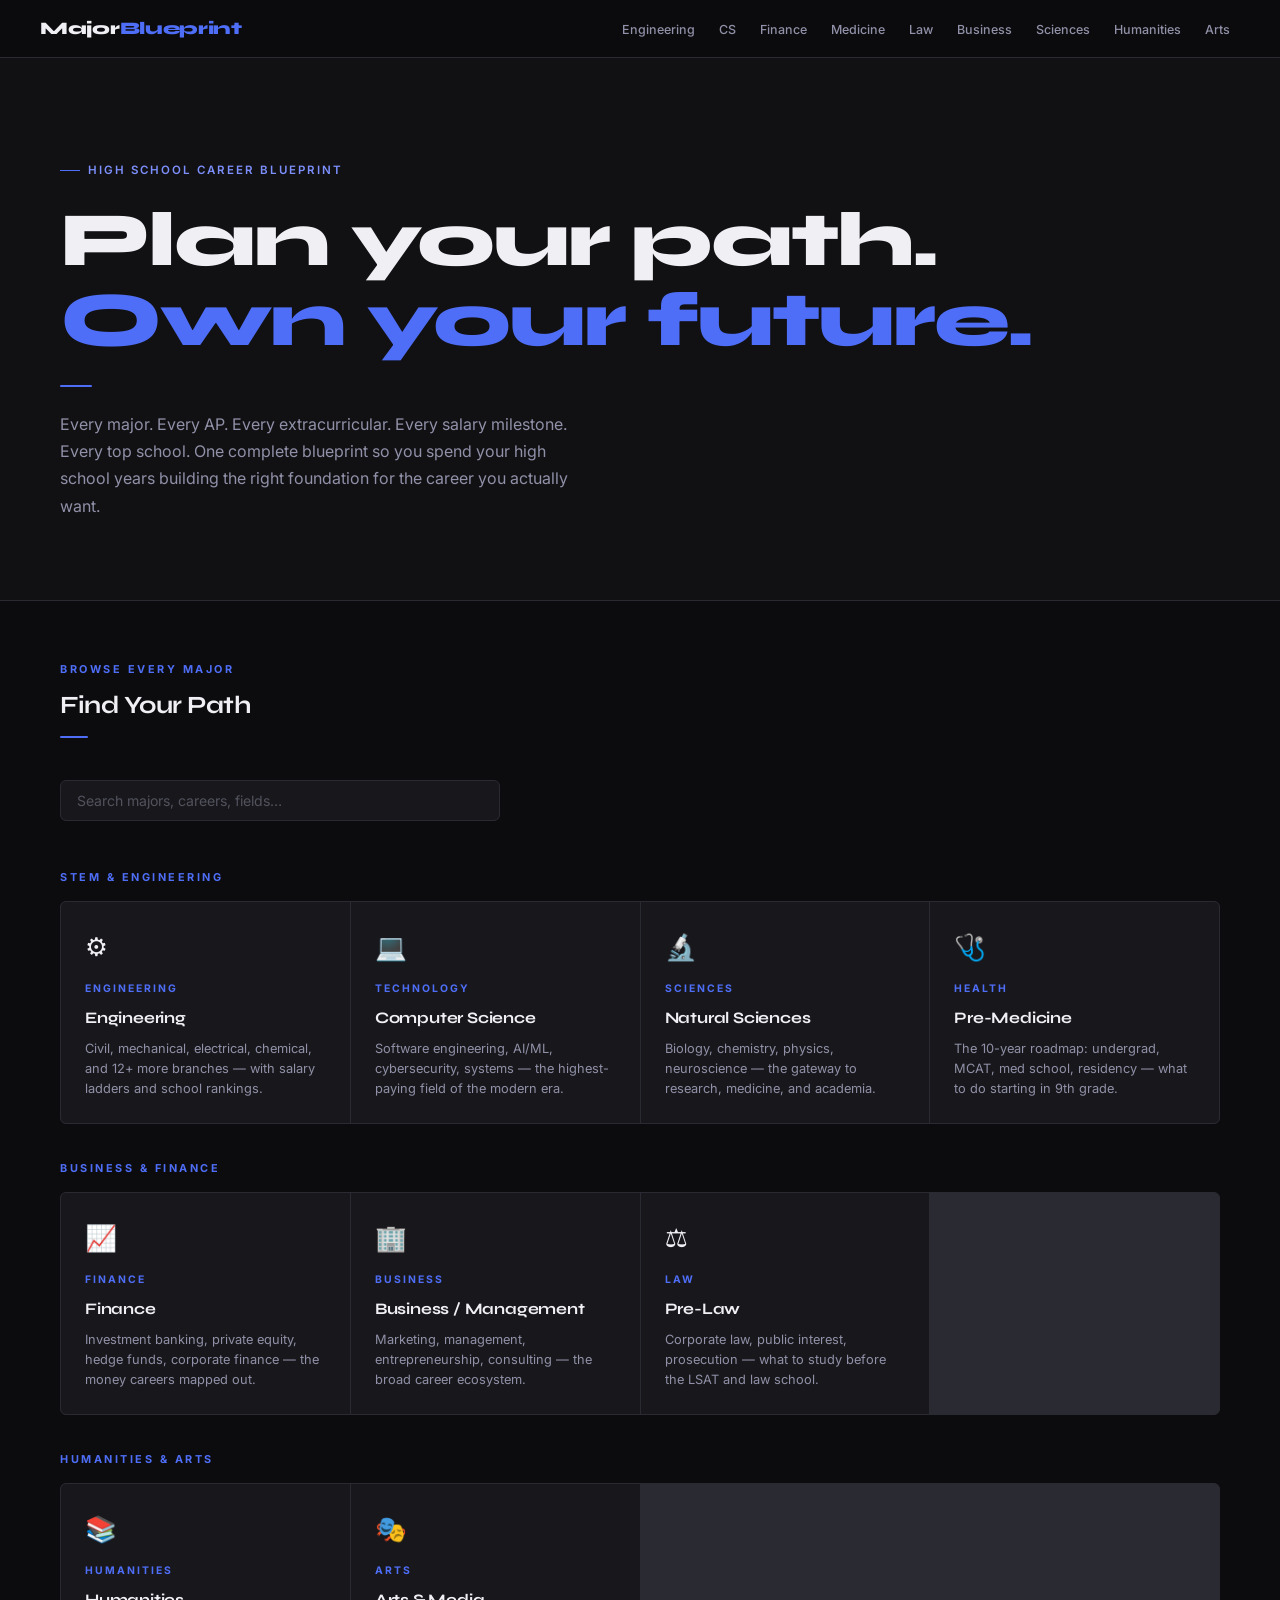
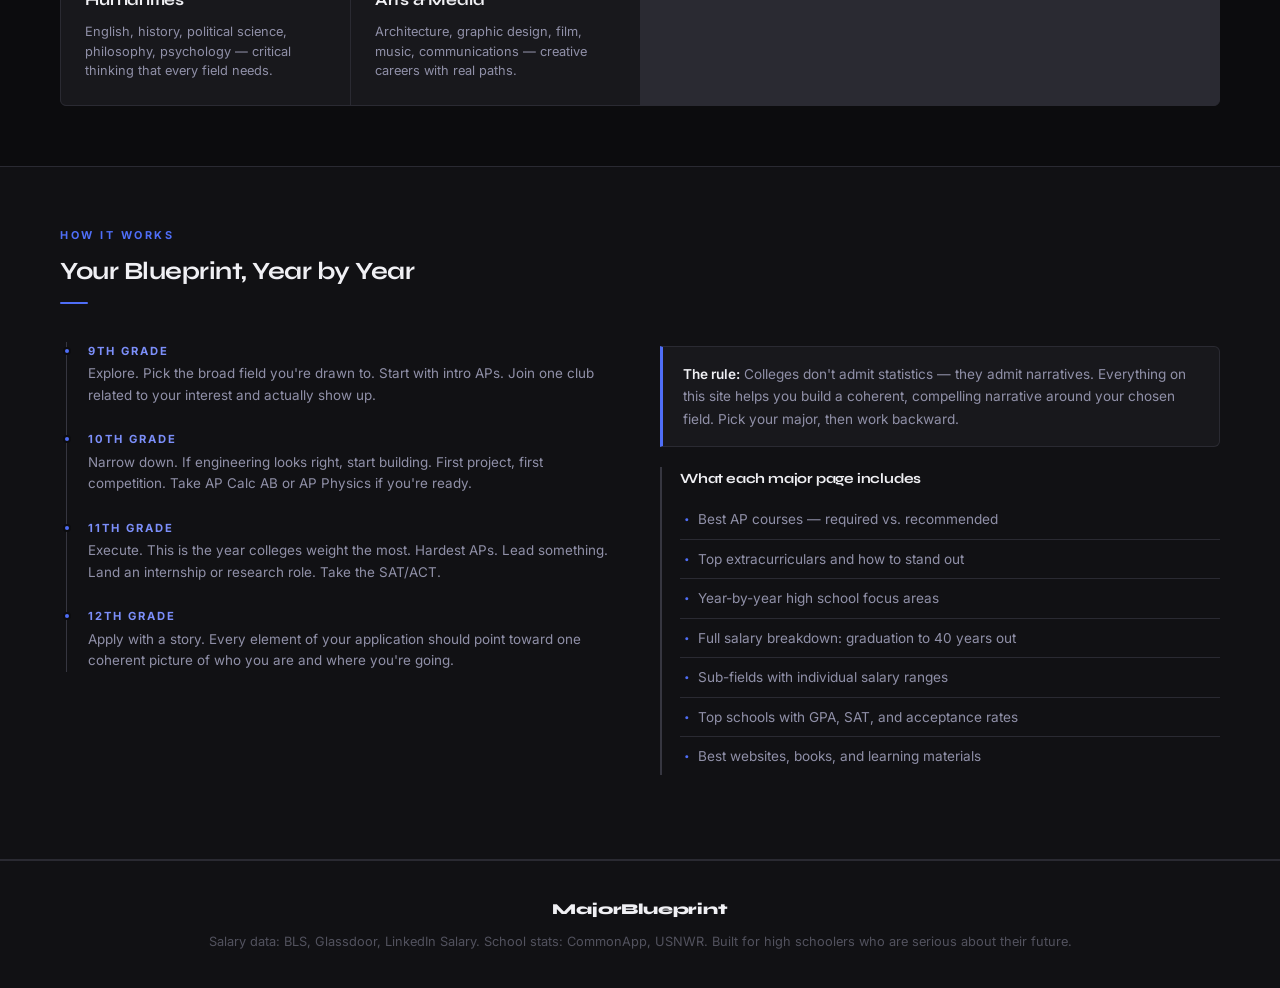
<file: index.html>
<!DOCTYPE html>
<html lang="en">
<head>
  <meta charset="UTF-8" />
  <meta name="viewport" content="width=device-width, initial-scale=1.0"/>
  <title>MajorBlueprint — Your High School Roadmap</title>
  <link rel="stylesheet" href="css/style.css" />
</head>
<body>

<nav>
  <a href="index.html" class="logo">Major<span>Blueprint</span></a>
  <ul class="nav-links">
    <li><a href="majors/engineering/index.html">Engineering</a></li>
    <li><a href="majors/cs/index.html">CS</a></li>
    <li><a href="majors/finance/index.html">Finance</a></li>
    <li><a href="majors/medicine/index.html">Medicine</a></li>
    <li><a href="majors/law/index.html">Law</a></li>
    <li><a href="majors/business/index.html">Business</a></li>
    <li><a href="majors/science/index.html">Sciences</a></li>
    <li><a href="majors/humanities/index.html">Humanities</a></li>
    <li><a href="majors/arts/index.html">Arts</a></li>
  </ul>
</nav>

<section class="hero">
  <div class="container">
    <div class="hero-eyebrow">High School Career Blueprint</div>
    <h1>Plan your path.<br><span class="accent">Own your future.</span></h1>
    <div class="hero-rule"></div>
    <p class="hero-sub">Every major. Every AP. Every extracurricular. Every salary milestone. Every top school. One complete blueprint so you spend your high school years building the right foundation for the career you actually want.</p>
  </div>
</section>

<section>
  <div class="container">
    <div class="section-label">Browse Every Major</div>
    <div class="section-title">Find Your Path</div>
    <div class="section-divider"></div>
    <input type="text" class="search-bar" id="major-search" placeholder="Search majors, careers, fields…" />

    <div class="major-section">
      <div class="section-label" style="margin: 28px 0 12px;">STEM &amp; Engineering</div>
      <div class="major-grid">
        <a href="majors/engineering/index.html" class="major-card">
          <span class="card-icon">⚙️</span>
          <div class="card-tag">Engineering</div>
          <div class="card-title">Engineering</div>
          <div class="card-desc">Civil, mechanical, electrical, chemical, and 12+ more branches — with salary ladders and school rankings.</div>
          <span class="card-arrow">→</span>
        </a>
        <a href="majors/cs/index.html" class="major-card">
          <span class="card-icon">💻</span>
          <div class="card-tag">Technology</div>
          <div class="card-title">Computer Science</div>
          <div class="card-desc">Software engineering, AI/ML, cybersecurity, systems — the highest-paying field of the modern era.</div>
          <span class="card-arrow">→</span>
        </a>
        <a href="majors/science/index.html" class="major-card">
          <span class="card-icon">🔬</span>
          <div class="card-tag">Sciences</div>
          <div class="card-title">Natural Sciences</div>
          <div class="card-desc">Biology, chemistry, physics, neuroscience — the gateway to research, medicine, and academia.</div>
          <span class="card-arrow">→</span>
        </a>
        <a href="majors/medicine/index.html" class="major-card">
          <span class="card-icon">🩺</span>
          <div class="card-tag">Health</div>
          <div class="card-title">Pre-Medicine</div>
          <div class="card-desc">The 10-year roadmap: undergrad, MCAT, med school, residency — what to do starting in 9th grade.</div>
          <span class="card-arrow">→</span>
        </a>
      </div>
    </div>

    <div class="major-section">
      <div class="section-label" style="margin: 36px 0 12px;">Business &amp; Finance</div>
      <div class="major-grid">
        <a href="majors/finance/index.html" class="major-card">
          <span class="card-icon">📈</span>
          <div class="card-tag">Finance</div>
          <div class="card-title">Finance</div>
          <div class="card-desc">Investment banking, private equity, hedge funds, corporate finance — the money careers mapped out.</div>
          <span class="card-arrow">→</span>
        </a>
        <a href="majors/business/index.html" class="major-card">
          <span class="card-icon">🏢</span>
          <div class="card-tag">Business</div>
          <div class="card-title">Business / Management</div>
          <div class="card-desc">Marketing, management, entrepreneurship, consulting — the broad career ecosystem.</div>
          <span class="card-arrow">→</span>
        </a>
        <a href="majors/law/index.html" class="major-card">
          <span class="card-icon">⚖️</span>
          <div class="card-tag">Law</div>
          <div class="card-title">Pre-Law</div>
          <div class="card-desc">Corporate law, public interest, prosecution — what to study before the LSAT and law school.</div>
          <span class="card-arrow">→</span>
        </a>
      </div>
    </div>

    <div class="major-section">
      <div class="section-label" style="margin: 36px 0 12px;">Humanities &amp; Arts</div>
      <div class="major-grid">
        <a href="majors/humanities/index.html" class="major-card">
          <span class="card-icon">📚</span>
          <div class="card-tag">Humanities</div>
          <div class="card-title">Humanities</div>
          <div class="card-desc">English, history, political science, philosophy, psychology — critical thinking that every field needs.</div>
          <span class="card-arrow">→</span>
        </a>
        <a href="majors/arts/index.html" class="major-card">
          <span class="card-icon">🎭</span>
          <div class="card-tag">Arts</div>
          <div class="card-title">Arts &amp; Media</div>
          <div class="card-desc">Architecture, graphic design, film, music, communications — creative careers with real paths.</div>
          <span class="card-arrow">→</span>
        </a>
      </div>
    </div>
  </div>
</section>

<section>
  <div class="container">
    <div class="section-label">How It Works</div>
    <div class="section-title">Your Blueprint, Year by Year</div>
    <div class="section-divider"></div>
    <div class="content-two-col">
      <div>
        <div class="timeline">
          <div class="timeline-item">
            <div class="timeline-year">9th Grade</div>
            <div class="timeline-content">Explore. Pick the broad field you're drawn to. Start with intro APs. Join one club related to your interest and actually show up.</div>
          </div>
          <div class="timeline-item">
            <div class="timeline-year">10th Grade</div>
            <div class="timeline-content">Narrow down. If engineering looks right, start building. First project, first competition. Take AP Calc AB or AP Physics if you're ready.</div>
          </div>
          <div class="timeline-item">
            <div class="timeline-year">11th Grade</div>
            <div class="timeline-content">Execute. This is the year colleges weight the most. Hardest APs. Lead something. Land an internship or research role. Take the SAT/ACT.</div>
          </div>
          <div class="timeline-item">
            <div class="timeline-year">12th Grade</div>
            <div class="timeline-content">Apply with a story. Every element of your application should point toward one coherent picture of who you are and where you're going.</div>
          </div>
        </div>
      </div>
      <div>
        <div class="callout">
          <strong>The rule:</strong> Colleges don't admit statistics — they admit narratives. Everything on this site helps you build a coherent, compelling narrative around your chosen field. Pick your major, then work backward.
        </div>
        <div class="info-block">
          <h3>What each major page includes</h3>
          <ul class="styled-list">
            <li>Best AP courses — required vs. recommended</li>
            <li>Top extracurriculars and how to stand out</li>
            <li>Year-by-year high school focus areas</li>
            <li>Full salary breakdown: graduation to 40 years out</li>
            <li>Sub-fields with individual salary ranges</li>
            <li>Top schools with GPA, SAT, and acceptance rates</li>
            <li>Best websites, books, and learning materials</li>
          </ul>
        </div>
      </div>
    </div>
  </div>
</section>

<footer>
  <strong>MajorBlueprint</strong>
  <p>Salary data: BLS, Glassdoor, LinkedIn Salary. School stats: CommonApp, USNWR. Built for high schoolers who are serious about their future.</p>
</footer>

<script src="js/main.js"></script>
</body>
</html>
</file>
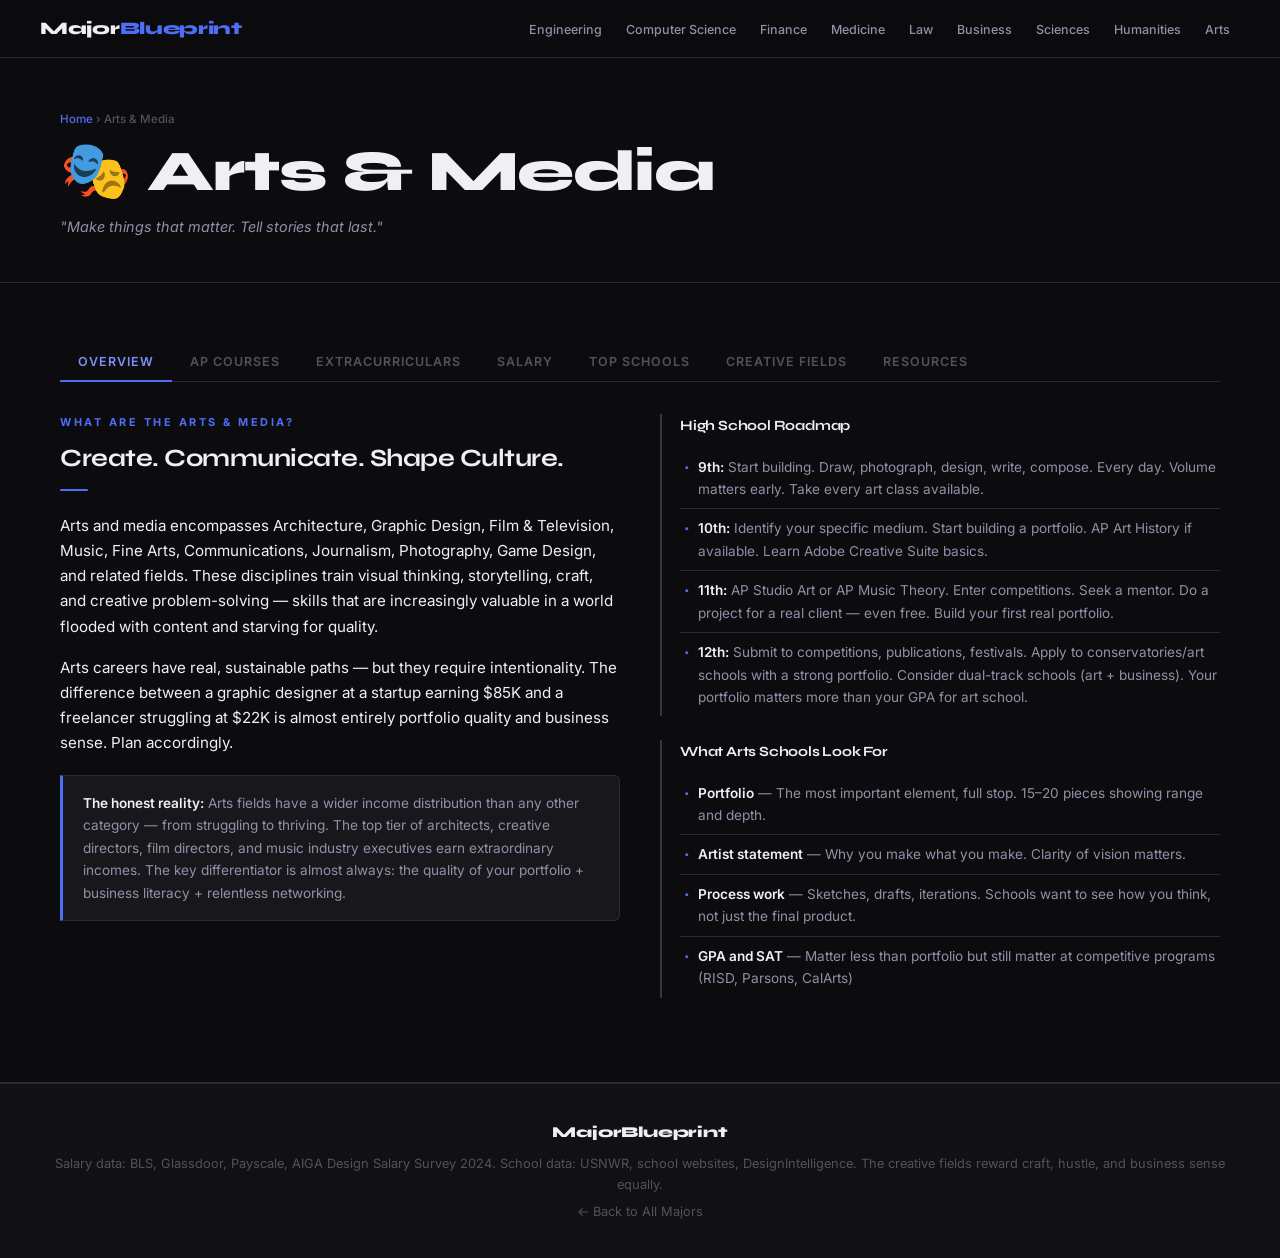
<file: majors/arts/index.html>
<!DOCTYPE html>
<html lang="en">
<head>
  <meta charset="UTF-8"/>
  <meta name="viewport" content="width=device-width, initial-scale=1.0"/>
  <title>Arts & Media — MajorBlueprint</title>
  <link rel="stylesheet" href="../../css/style.css"/>
</head>
<body>
<nav>
  <a href="../../index.html" class="logo">Major<span>Blueprint</span></a>
  <ul class="nav-links">
    <li><a href="../engineering/index.html">Engineering</a></li>
    <li><a href="../cs/index.html">Computer Science</a></li>
    <li><a href="../finance/index.html">Finance</a></li>
    <li><a href="../medicine/index.html">Medicine</a></li>
    <li><a href="../law/index.html">Law</a></li>
    <li><a href="../business/index.html">Business</a></li>
    <li><a href="../science/index.html">Sciences</a></li>
    <li><a href="../humanities/index.html">Humanities</a></li>
    <li><a href="../arts/index.html">Arts</a></li>
  </ul>
</nav>

<div class="major-hero">
  <div class="container">
    <div class="breadcrumb"><a href="../../index.html">Home</a> › Arts & Media</div>
    <h1>🎭 Arts & Media</h1>
    <div class="tagline">"Make things that matter. Tell stories that last."</div>
  </div>
</div>

<section>
  <div class="container">
    <div class="tab-group">
      <div class="tab-row">
        <button class="tab-btn active" data-tab="overview">Overview</button>
        <button class="tab-btn" data-tab="aps">AP Courses</button>
        <button class="tab-btn" data-tab="ecs">Extracurriculars</button>
        <button class="tab-btn" data-tab="salary">Salary</button>
        <button class="tab-btn" data-tab="schools">Top Schools</button>
        <button class="tab-btn" data-tab="subtypes">Creative Fields</button>
        <button class="tab-btn" data-tab="resources">Resources</button>
      </div>

      <!-- OVERVIEW -->
      <div class="tab-panel active" id="overview">
        <div class="content-two-col">
          <div>
            <div class="section-label">What are the Arts & Media?</div>
            <div class="section-title">Create. Communicate. Shape Culture.</div>
            <div class="section-divider"></div>
            <p style="margin-bottom:16px; font-size:0.95rem;">Arts and media encompasses Architecture, Graphic Design, Film & Television, Music, Fine Arts, Communications, Journalism, Photography, Game Design, and related fields. These disciplines train visual thinking, storytelling, craft, and creative problem-solving — skills that are increasingly valuable in a world flooded with content and starving for quality.</p>
            <p style="margin-bottom:16px; font-size:0.95rem;">Arts careers have real, sustainable paths — but they require intentionality. The difference between a graphic designer at a startup earning $85K and a freelancer struggling at $22K is almost entirely portfolio quality and business sense. Plan accordingly.</p>
            <div class="callout">
              <strong>The honest reality:</strong> Arts fields have a wider income distribution than any other category — from struggling to thriving. The top tier of architects, creative directors, film directors, and music industry executives earn extraordinary incomes. The key differentiator is almost always: the quality of your portfolio + business literacy + relentless networking.
            </div>
          </div>
          <div>
            <div class="info-block">
              <h3>High School Roadmap</h3>
              <ul class="styled-list">
                <li><strong>9th:</strong> Start building. Draw, photograph, design, write, compose. Every day. Volume matters early. Take every art class available.</li>
                <li><strong>10th:</strong> Identify your specific medium. Start building a portfolio. AP Art History if available. Learn Adobe Creative Suite basics.</li>
                <li><strong>11th:</strong> AP Studio Art or AP Music Theory. Enter competitions. Seek a mentor. Do a project for a real client — even free. Build your first real portfolio.</li>
                <li><strong>12th:</strong> Submit to competitions, publications, festivals. Apply to conservatories/art schools with a strong portfolio. Consider dual-track schools (art + business). Your portfolio matters more than your GPA for art school.</li>
              </ul>
            </div>
            <div class="info-block">
              <h3>What Arts Schools Look For</h3>
              <ul class="styled-list">
                <li><strong>Portfolio</strong> — The most important element, full stop. 15–20 pieces showing range and depth.</li>
                <li><strong>Artist statement</strong> — Why you make what you make. Clarity of vision matters.</li>
                <li><strong>Process work</strong> — Sketches, drafts, iterations. Schools want to see how you think, not just the final product.</li>
                <li><strong>GPA and SAT</strong> — Matter less than portfolio but still matter at competitive programs (RISD, Parsons, CalArts)</li>
              </ul>
            </div>
          </div>
        </div>
      </div>

      <!-- AP COURSES -->
      <div class="tab-panel" id="aps">
        <div class="section-label">AP Courses</div>
        <div class="section-title">The Right Academic Support for Creative Careers</div>
        <div class="section-divider"></div>
        <div class="callout"><strong>Strategy:</strong> AP courses for arts students serve two purposes — keeping academic options open (in case you want a dual-degree program) and building skills that directly reinforce your creative work (art history, English, statistics).</div>
        <div class="content-two-col">
          <div>
            <div class="info-block">
              <h3>🔴 Essential</h3>
              <div class="badge-row">
                <span class="badge rust">AP Studio Art: 2D Design</span>
                <span class="badge rust">AP Studio Art: Drawing</span>
                <span class="badge rust">AP Art History</span>
                <span class="badge rust">AP English Language</span>
                <span class="badge rust">AP Music Theory</span>
              </div>
              <ul class="styled-list" style="margin-top:12px;">
                <li><strong>AP Studio Art (2D/Drawing/3D)</strong> — Directly builds your portfolio. A 5 submitted to colleges is a strong credential. The best AP for serious visual artists.</li>
                <li><strong>AP Art History</strong> — Context for all visual work. Understand what came before you. Required knowledge at every top art school.</li>
                <li><strong>AP English Language</strong> — Artists need to communicate their vision in writing. Client presentations, artist statements, grant applications all require strong writing.</li>
                <li><strong>AP Music Theory</strong> — For music-track students, this is foundational. Composition, harmony, sight reading.</li>
              </ul>
            </div>
          </div>
          <div>
            <div class="info-block">
              <h3>🟡 Highly Recommended</h3>
              <div class="badge-row">
                <span class="badge gold">AP CS Principles</span>
                <span class="badge gold">AP Statistics</span>
                <span class="badge gold">AP Psychology</span>
                <span class="badge gold">AP Micro/Macro Economics</span>
              </div>
              <ul class="styled-list" style="margin-top:12px;">
                <li><strong>AP CS Principles</strong> — Digital design, UX, game design, and motion graphics all require coding. Web/interactive designers who can't code are at a disadvantage.</li>
                <li><strong>AP Stats</strong> — UX research, advertising analytics, journalism. Data literacy is increasingly essential in every creative field.</li>
                <li><strong>AP Economics</strong> — Artists and designers who understand business earn significantly more. Freelance rates, contract negotiation, business structure.</li>
              </ul>
            </div>
            <div class="info-block">
              <h3>🟢 Field-Specific</h3>
              <div class="badge-row">
                <span class="badge green">AP Calc (Architecture)</span>
                <span class="badge green">AP Physics (Architecture)</span>
                <span class="badge green">AP Gov (Journalism)</span>
                <span class="badge green">AP World History (Film)</span>
              </div>
              <p style="font-size:0.85rem; color:var(--mid); margin-top:10px;">Architecture requires structural knowledge — AP Calc and Physics are strongly recommended. Journalism benefits from AP Government and History. Film benefits from broad cultural knowledge.</p>
            </div>
          </div>
        </div>
      </div>

      <!-- EXTRACURRICULARS -->
      <div class="tab-panel" id="ecs">
        <div class="section-label">Extracurriculars</div>
        <div class="section-title">Build a Body of Work, Not a Resume</div>
        <div class="section-divider"></div>
        <div class="callout"><strong>The rule for arts:</strong> Your portfolio IS your extracurricular. Competitions, exhibitions, performances, and publications are the validation. Don't join clubs to join clubs — make work, enter competitions, and find real audiences.</div>
        <div class="content-two-col">
          <div>
            <div class="info-block">
              <h3>🏆 Tier 1 — By Field</h3>
              <ul class="styled-list">
                <li><strong>Visual Art:</strong> Scholastic Art & Writing Awards (Gold Key = national recognition), local gallery exhibitions, juried shows</li>
                <li><strong>Film:</strong> Produce and submit short films to student film festivals (Sundance Ignite, Student Academy Awards, SXSW Student Competition)</li>
                <li><strong>Music:</strong> All-State Orchestra/Band/Choir. Original compositions performed publicly. Music production portfolio (SoundCloud/Spotify).</li>
                <li><strong>Design:</strong> Real client work (brand identity, websites, posters). Document on Behance or a personal site. Design competitions (Adobe Design Achievement Awards).</li>
                <li><strong>Architecture:</strong> AIA Architecture Competition for High Schoolers, DesignPhiladelphia competitions. Build physical models.</li>
              </ul>
            </div>
          </div>
          <div>
            <div class="info-block">
              <h3>🥈 Tier 2</h3>
              <ul class="styled-list">
                <li>School newspaper — Photography editor, arts editor</li>
                <li>Theater — Lead roles, stage/set design, director</li>
                <li>Yearbook — Photo editor, design director</li>
                <li>Art club — Only if you're leading and producing real work</li>
                <li>Community mural or public art project — Creates permanent, visible portfolio work</li>
                <li>YouTube/podcast/blog with consistent audience</li>
              </ul>
            </div>
            <div class="info-block">
              <h3>🛠️ Skills to Build Before College</h3>
              <ul class="styled-list">
                <li><strong>Adobe Creative Suite</strong> — Photoshop, Illustrator, InDesign, Premiere Pro, After Effects. Learn all of them. Free for students in many districts.</li>
                <li><strong>Figma</strong> — Free, industry-standard UI/UX design tool</li>
                <li><strong>Procreate</strong> — Industry standard for digital illustration (iPad)</li>
                <li><strong>DAW (music production)</strong> — Logic Pro, Ableton, GarageBand</li>
                <li><strong>3D modeling</strong> — Blender (free), Cinema 4D, SketchUp</li>
              </ul>
            </div>
          </div>
        </div>
      </div>

      <!-- SALARY -->
      <div class="tab-panel" id="salary">
        <div class="section-label">Salary</div>
        <div class="section-title">Creative Career Earnings</div>
        <div class="section-divider"></div>
        <div class="callout"><strong>Wide distributions:</strong> Creative fields have enormous salary ranges — from struggling to exceptional. The numbers below are median employed professionals. Top-tier creative directors, architects, and entertainment executives earn far more. Freelancers' income varies wildly based on reputation and business skill.</div>
        <div class="salary-grid">
          <div class="salary-cell header">Graduation</div>
          <div class="salary-cell header">5 Years</div>
          <div class="salary-cell header">10 Years</div>
          <div class="salary-cell header">20 Years</div>
          <div class="salary-cell header">40 Years</div>
          <div class="salary-cell"><span class="amount">$38K</span><span class="label">Entry creative</span></div>
          <div class="salary-cell"><span class="amount">$58K</span><span class="label">Mid-level</span></div>
          <div class="salary-cell"><span class="amount">$82K</span><span class="label">Senior / Art Dir.</span></div>
          <div class="salary-cell"><span class="amount">$120K</span><span class="label">Creative Director</span></div>
          <div class="salary-cell"><span class="amount">$200K+</span><span class="label">Principal/CCO</span></div>
        </div>

        <div style="margin-top:28px;">
          <div class="section-label" style="margin-bottom:12px;">Salary by Creative Field (at 10 years)</div>
          <table class="schools-table">
            <thead><tr><th>Field</th><th>Median at 10 Yrs</th><th>Top Earners</th><th>Notes</th></tr></thead>
            <tbody>
              <tr><td>UX/Product Design</td><td>$130K</td><td>$250K+ (FAANG)</td><td>Highest-paying design discipline. Requires CS overlap.</td></tr>
              <tr><td>Architecture (licensed)</td><td>$90K</td><td>$250K+ (principal/own firm)</td><td>Long licensing path (ARE exam). AIA membership important.</td></tr>
              <tr><td>Creative Director (Agency)</td><td>$120K</td><td>$300K+</td><td>Leads creative teams at ad agencies or in-house brands.</td></tr>
              <tr><td>Graphic / Brand Design</td><td>$72K</td><td>$150K+ (senior)</td><td>In-house vs. agency vs. freelance — huge income differences.</td></tr>
              <tr><td>Film Director / Producer</td><td>Highly variable</td><td>$millions</td><td>Most film careers start with years of low/no pay. Extreme upside at top.</td></tr>
              <tr><td>Musician (performing)</td><td>Highly variable</td><td>$millions</td><td>Industry revenue: streaming, touring, sync licensing, teaching. Diversify income.</td></tr>
              <tr><td>Journalist / Editor</td><td>$62K</td><td>$150K+ (senior editor)</td><td>Print declining; digital, video, and newsletter journalism growing.</td></tr>
              <tr><td>Photographer</td><td>$52K</td><td>$200K+ (commercial)</td><td>Commercial photography (advertising, product) pays far more than editorial.</td></tr>
              <tr><td>Game Designer</td><td>$78K</td><td>$180K+ (senior/indie)</td><td>AAA vs. indie vs. mobile — very different pay structures. CS helps enormously.</td></tr>
            </tbody>
          </table>
        </div>
      </div>

      <!-- SCHOOLS -->
      <div class="tab-panel" id="schools">
        <div class="section-label">Top Schools</div>
        <div class="section-title">Best Art, Design, Architecture & Media Programs</div>
        <div class="section-divider"></div>
        <p style="margin-bottom:16px; font-size:0.88rem; color:var(--mid);">Note: Art school admissions are portfolio-first. GPA and SAT matter less than at traditional universities. Some schools listed are dual-track (art + academics).</p>

        <div style="margin-bottom:28px;">
          <div class="section-label" style="margin-bottom:12px;">🎨 Design & Fine Arts</div>
          <table class="schools-table">
            <thead><tr><th>School</th><th>Known For</th><th>Location</th><th>Portfolio Weight</th><th>Notes</th></tr></thead>
            <tbody>
              <tr><td>RISD (Rhode Island School of Design)</td><td>Graphic design, illustration, industrial design, fine arts</td><td>Providence, RI</td><td>Very High</td><td>Most prestigious art/design school in the US. Alumni: Shepard Fairey, Seth MacFarlane.</td></tr>
              <tr><td>Parsons School of Design (The New School)</td><td>Fashion, UX, communication design</td><td>NYC</td><td>High</td><td>NYC location is invaluable for fashion/advertising careers. Very industry-connected.</td></tr>
              <tr><td>Pratt Institute</td><td>Architecture, graphic design, fine arts</td><td>Brooklyn, NYC</td><td>High</td><td>Strong architecture and design programs. NYC access. More accessible than RISD.</td></tr>
              <tr><td>Savannah College of Art and Design (SCAD)</td><td>Animation, film, fashion, game design</td><td>Savannah, GA + Atlanta</td><td>High</td><td>Largest art university in the US. Industry connections are exceptional, especially in film/animation.</td></tr>
              <tr><td>Carnegie Mellon (School of Design)</td><td>UX/Interaction Design, communication design</td><td>Pittsburgh, PA</td><td>High</td><td>The best design school for tech-facing design careers. CS department proximity is enormous.</td></tr>
              <tr><td>Art Center College of Design</td><td>Transportation design, product design, advertising</td><td>Pasadena, CA</td><td>Very High</td><td>LA/auto industry pipeline. Transportation design is ranked #1 in the world.</td></tr>
              <tr><td>CalArts (California Institute of the Arts)</td><td>Animation, film, music, fine arts</td><td>Valencia, CA</td><td>Very High</td><td>The legendary Disney-founded school. Most Pixar and Disney animators came from here.</td></tr>
            </tbody>
          </table>
        </div>

        <div style="margin-bottom:28px;">
          <div class="section-label" style="margin-bottom:12px;">🎬 Film & Media</div>
          <table class="schools-table">
            <thead><tr><th>School</th><th>Program</th><th>SAT Range</th><th>Accept Rate</th><th>Notes</th></tr></thead>
            <tbody>
              <tr><td>USC School of Cinematic Arts</td><td>Film, Television, Interactive Media</td><td>1380–1530</td><td class="accept-rate">20% (film school)</td><td>The most industry-connected film school on earth. Hollywood's favorite. Lucas, Spielberg connections.</td></tr>
              <tr><td>NYU Tisch School of the Arts</td><td>Film, Drama, Photography, Game Design</td><td>1380–1530</td><td class="accept-rate">30% (Tisch)</td><td>NYC location. Strong theater, film, and media programs. Spike Lee, Martin Scorsese alma mater.</td></tr>
              <tr><td>AFI (American Film Institute)</td><td>Film (MFA only)</td><td>N/A (grad)</td><td class="accept-rate">12%</td><td>Graduate film school. The most prestigious MFA film program. Direct industry connections.</td></tr>
              <tr><td>Chapman University (Dodge College)</td><td>Film Production, Screenwriting</td><td>1250–1440</td><td class="accept-rate">55%</td><td>Rising rapidly. New state-of-the-art facilities. Strong industry connections in LA.</td></tr>
            </tbody>
          </table>
        </div>

        <div style="margin-bottom:28px;">
          <div class="section-label" style="margin-bottom:12px;">🏛️ Architecture</div>
          <table class="schools-table">
            <thead><tr><th>School</th><th>Program</th><th>SAT Range</th><th>Accept Rate</th><th>Notes</th></tr></thead>
            <tbody>
              <tr><td>Cornell AAP</td><td>B.Arch (5-year professional degree)</td><td>1440–1560</td><td class="accept-rate">9%</td><td>The best undergrad architecture program in the Ivy League. Rigorous, highly competitive.</td></tr>
              <tr><td>SCI-Arc (Southern California)</td><td>B.Arch</td><td>N/A (portfolio-first)</td><td class="accept-rate">35%</td><td>Most experimental architecture program. Strong in LA design culture.</td></tr>
              <tr><td>Cooper Union</td><td>B.Arch</td><td>1440–1550</td><td class="accept-rate">8%</td><td>Legendary NYC program. Historically free (now partial scholarships). Very competitive.</td></tr>
              <tr><td>Rice University (Architecture)</td><td>B.Arch</td><td>1490–1570</td><td class="accept-rate">9%</td><td>Small, elite. Strong integration of architecture with liberal arts and engineering.</td></tr>
            </tbody>
          </table>
        </div>

        <div>
          <div class="section-label" style="margin-bottom:12px;">🎵 Music</div>
          <table class="schools-table">
            <thead><tr><th>School</th><th>Known For</th><th>Notes</th></tr></thead>
            <tbody>
              <tr><td>Juilliard School</td><td>Classical performance (piano, strings, voice, composition)</td><td>The most prestigious performing arts conservatory in the world. Acceptance rate ~6–8%. Required: audition.</td></tr>
              <tr><td>Berklee College of Music</td><td>Contemporary music production, songwriting, jazz, film scoring</td><td>Best contemporary music school. Led Zeppelin, John Mayer, Quincy Jones connections. Industry-focused.</td></tr>
              <tr><td>New England Conservatory (NEC)</td><td>Classical performance, jazz</td><td>Boston. Partner programs with Harvard and Tufts. Elite classical training.</td></tr>
              <tr><td>USC Thornton</td><td>Music industry, film scoring, popular music</td><td>LA proximity is unmatched for music industry careers. Strong recording and production programs.</td></tr>
              <tr><td>Eastman School of Music (U of Rochester)</td><td>Classical composition, performance, music education</td><td>Part of a research university. Strong academic environment + conservatory quality. Well-regarded globally.</td></tr>
            </tbody>
          </table>
        </div>
      </div>

      <!-- SUBTYPES -->
      <div class="tab-panel" id="subtypes">
        <div class="section-label">Creative Fields</div>
        <div class="section-title">Which Creative Career?</div>
        <div class="section-divider"></div>
        <div class="subtype-grid">
          <div class="subtype-card">
            <div class="sub-name">🖥️ UX / Product Design</div>
            <span class="sub-salary">$85K → $250K+ (FAANG)</span>
            <div class="sub-desc">Design digital products at tech companies. The highest-paying design career. Requires both visual design skills and systems thinking. Proficiency in Figma is the baseline. Portfolio of case studies is everything. Carnegie Mellon, RISD, and SCAD are top feeders.</div>
          </div>
          <div class="subtype-card">
            <div class="sub-name">🏗️ Architecture</div>
            <span class="sub-salary">$60K (entry) → $200K+ (principal)</span>
            <div class="sub-desc">Design buildings and spaces. Requires 5-year B.Arch or 4-yr BA + M.Arch. Followed by 3+ years of internship (AXP) and licensure exams (ARE). The path is long but the creative reward is extraordinary. SHoP, Zaha Hadid, BIG, and Bjarke Ingels are the elite firms.</div>
          </div>
          <div class="subtype-card">
            <div class="sub-name">🎨 Graphic / Brand Design</div>
            <span class="sub-salary">$45K (entry) → $180K+ (CDO)</span>
            <div class="sub-desc">Visual communication for brands, products, and organizations. In-house at companies (Apple, Nike, Google) or at design agencies (Pentagram, Wolff Olins). Typography, brand systems, layout. Adobe Illustrator + Figma are your tools.</div>
          </div>
          <div class="subtype-card">
            <div class="sub-name">🎬 Film & Television</div>
            <span class="sub-salary">$30K (PA) → millions (director)</span>
            <div class="sub-desc">Write, direct, produce, edit, or shoot. The most competitive creative industry. Most careers begin with years of low-paying assistant/PA work. Connections in LA and NYC dominate. Short films and YouTube shorts are the modern demo reel.</div>
          </div>
          <div class="subtype-card">
            <div class="sub-name">🎵 Music</div>
            <span class="sub-salary">Variable → $millions (top artists)</span>
            <div class="sub-desc">Performance, composition, production, music supervision, sync licensing, A&R, music business. Diversify income streams: streaming is low-pay, live performance + sync licensing + teaching build sustainable careers. Music tech (Spotify, Ableton) is growing fast.</div>
          </div>
          <div class="subtype-card">
            <div class="sub-name">📸 Photography</div>
            <span class="sub-salary">$32K (editorial) → $200K+ (commercial)</span>
            <div class="sub-desc">Commercial photography (advertising, product, architecture) pays 5x editorial (news, stock). Build toward commercial or specialize in one industry (food, fashion, real estate). Strong portfolio + licensing knowledge is the business foundation.</div>
          </div>
          <div class="subtype-card">
            <div class="sub-name">🎮 Game Design</div>
            <span class="sub-salary">$65K → $180K+ (senior)</span>
            <div class="sub-desc">Design the systems, levels, and experiences in games. AAA studios, indie, mobile, or VR. CS overlap is significant — the best game designers can code. Unity and Unreal Engine are the platforms. SCAD, NYU, CMU are the top schools for this track.</div>
          </div>
          <div class="subtype-card">
            <div class="sub-name">📰 Journalism & Communications</div>
            <span class="sub-salary">$38K → $150K+ (senior editor/anchor)</span>
            <div class="sub-desc">Print is declining; digital, video, newsletter, and podcast journalism is growing. NYT, Washington Post, and Substack are where the opportunities are. Communications and PR are more stable and pay better at senior levels than traditional journalism.</div>
          </div>
          <div class="subtype-card">
            <div class="sub-name">✏️ Animation & Motion Graphics</div>
            <span class="sub-salary">$52K → $160K+ (senior animator)</span>
            <div class="sub-desc">2D animation, 3D animation, VFX, motion graphics. Disney, Pixar, Industrial Light & Magic, Netflix Animation are the elite employers. Blender is free and industry-usable. CalArts is the pipeline school. A strong reel on YouTube/Vimeo gets you hired.</div>
          </div>
          <div class="subtype-card">
            <div class="sub-name">✍️ Creative Writing</div>
            <span class="sub-salary">$35K (publishing) → $millions (top authors)</span>
            <div class="sub-desc">Fiction, nonfiction, screenwriting, copywriting. Most creative writers combine writing with another career (teaching, tech writing, UX writing, content strategy). MFA programs from Iowa, NYU, Michigan are the elite. Content strategy and UX writing are growing, high-paying adjacent careers.</div>
          </div>
        </div>
      </div>

      <!-- RESOURCES -->
      <div class="tab-panel" id="resources">
        <div class="section-label">Resources</div>
        <div class="section-title">Tools, Communities & Competitions</div>
        <div class="section-divider"></div>

        <div style="margin-bottom:32px;">
          <div class="section-label" style="margin-bottom:12px;">🛠️ Essential Tools (Free/Student)</div>
          <div class="resource-grid">
            <a href="https://figma.com" target="_blank" class="resource-card"><div class="res-type">Free Design Tool</div><div class="res-name">Figma</div><div class="res-desc">The industry standard UI/UX design tool. Free for students. Every product designer uses this. Learn it before college — it will set you apart immediately.</div></a>
            <a href="https://www.adobe.com/creativecloud/students.html" target="_blank" class="resource-card"><div class="res-type">Student Discount</div><div class="res-name">Adobe Creative Cloud</div><div class="res-desc">Photoshop, Illustrator, InDesign, Premiere Pro, After Effects, Lightroom. ~$35/mo for students. Master at least Photoshop + Illustrator before college.</div></a>
            <a href="https://www.blender.org" target="_blank" class="resource-card"><div class="res-type">Free 3D</div><div class="res-name">Blender</div><div class="res-desc">Free, open-source 3D modeling and animation. Industry-quality. Used in Netflix productions. The best free tool for 3D artists, game designers, and architects.</div></a>
            <a href="https://www.behance.net" target="_blank" class="resource-card"><div class="res-type">Portfolio Platform</div><div class="res-name">Behance</div><div class="res-desc">The global design portfolio platform (owned by Adobe). Every designer should have a Behance portfolio. It's how you get discovered by studios and recruiters.</div></a>
            <a href="https://procreate.com" target="_blank" class="resource-card"><div class="res-type">Digital Drawing</div><div class="res-name">Procreate (iPad)</div><div class="res-desc">The industry-standard digital illustration tool. $12.99 one-time purchase. Used by professional illustrators, concept artists, and animators worldwide. One purchase, no subscription.</div></a>
            <a href="https://www.canva.com" target="_blank" class="resource-card"><div class="res-type">Design</div><div class="res-name">Canva (Pro, Free for Students)</div><div class="res-desc">Fast, accessible design for communications and presentations. Not a substitute for Adobe, but excellent for quick production and accessible to beginners.</div></a>
          </div>
        </div>

        <div style="margin-bottom:32px;">
          <div class="section-label" style="margin-bottom:12px;">🏆 Competitions & Programs</div>
          <div class="resource-grid">
            <a href="https://www.artandwriting.org" target="_blank" class="resource-card"><div class="res-type">Competition</div><div class="res-name">Scholastic Art & Writing Awards</div><div class="res-desc">The most prestigious national competition for HS artists and writers. A Gold Key is nationally recognized and highly respected by art schools. Categories include photography, design, film, writing, and fine art.</div></a>
            <a href="https://www.nfhs.org/activities-sports/fine-arts/art/" target="_blank" class="resource-card"><div class="res-type">Competition</div><div class="res-name">AIA Architecture Competition</div><div class="res-desc">American Institute of Architects high school design competition. Demonstrates architecture interest and shows you can think spatially and conceptually.</div></a>
            <a href="https://www.sundance.org/programs/ignite/" target="_blank" class="resource-card"><div class="res-type">Film Program</div><div class="res-name">Sundance Ignite</div><div class="res-desc">Sundance Institute's program for emerging filmmakers aged 18–25. Submit a short film. A selection or fellowship is an extraordinary credential for film school applications.</div></a>
            <a href="https://studentacademyawards.org" target="_blank" class="resource-card"><div class="res-type">Competition</div><div class="res-name">Student Academy Awards</div><div class="res-desc">Academy of Motion Picture Arts and Sciences (the Oscar people) run this competition for student filmmakers. Division I is for HS students. A finalist here is exceptional.</div></a>
          </div>
        </div>

        <div style="margin-bottom:32px;">
          <div class="section-label" style="margin-bottom:12px;">📚 Books & Learning</div>
          <div class="resource-grid">
            <a href="https://www.youtube.com/@TheArtAssignment" target="_blank" class="resource-card"><div class="res-type">YouTube</div><div class="res-name">The Art Assignment</div><div class="res-desc">PBS series on contemporary art, art history, and creative practice. Intelligent, well-produced, and genuinely useful for any artist building context for their work.</div></a>
            <div class="resource-card"><div class="res-type">Book</div><div class="res-name">Steal Like an Artist — Austin Kleon</div><div class="res-desc">The most honest and useful guide to building a creative practice. Short, visual, actionable. Read this the summer before starting to build your portfolio seriously.</div></div>
            <div class="resource-card"><div class="res-type">Book</div><div class="res-name">The War of Art — Steven Pressfield</div><div class="res-desc">On overcoming resistance, doing creative work, and treating it as a profession. The essential mindset book for anyone who wants to make art professionally. Read once per year.</div></div>
            <div class="resource-card"><div class="res-type">Book</div><div class="res-name">How Buildings Learn — Stewart Brand</div><div class="res-desc">How architecture changes over time and why. The best introduction to thinking about buildings intelligently. Essential for aspiring architects — and genuinely interesting for everyone.</div></div>
            <a href="https://www.youtube.com/@TastyMusicProduction" target="_blank" class="resource-card"><div class="res-type">Music Production</div><div class="res-name">Produce Like A Pro (YouTube)</div><div class="res-desc">Learn music production, mixing, and mastering. One of the best free channels for aspiring music producers and audio engineers. Covers every DAW.</div></a>
            <a href="https://www.skillshare.com" target="_blank" class="resource-card"><div class="res-type">Courses</div><div class="res-name">Skillshare</div><div class="res-desc">Short-form design, illustration, photography, and creative courses taught by working professionals. Free trial + student discounts. Excellent for specific skill gaps.</div></a>
          </div>
        </div>

        <div>
          <div class="section-label" style="margin-bottom:12px;">💡 Career Reality Checks</div>
          <div class="callout">
            <strong>The portfolio rule:</strong> No amount of GPA, school prestige, or club membership compensates for a weak portfolio in the arts. Every hour you spend on real work is worth ten hours in any classroom. Start building now and never stop.
          </div>
          <div class="callout" style="margin-top:16px; border-left-color: var(--rust);">
            <strong>The business rule:</strong> Artists who understand contracts, pricing, licensing, copyright, and business development earn 3–5x those who don't. Take a business or entrepreneurship course in high school. Read your contracts. Understand how creative rights work before you give them away.
          </div>
        </div>
      </div>

    </div><!-- end tab-group -->
  </div>
</section>

<footer>
  <strong>MajorBlueprint</strong>
  <p style="margin-top:8px;">Salary data: BLS, Glassdoor, Payscale, AIGA Design Salary Survey 2024. School data: USNWR, school websites, DesignIntelligence. The creative fields reward craft, hustle, and business sense equally.</p>
  <p style="margin-top:6px;"><a href="../../index.html" style="color:var(--gold);">← Back to All Majors</a></p>
</footer>
<script src="../../js/main.js"></script>
</body>
</html>
</file>
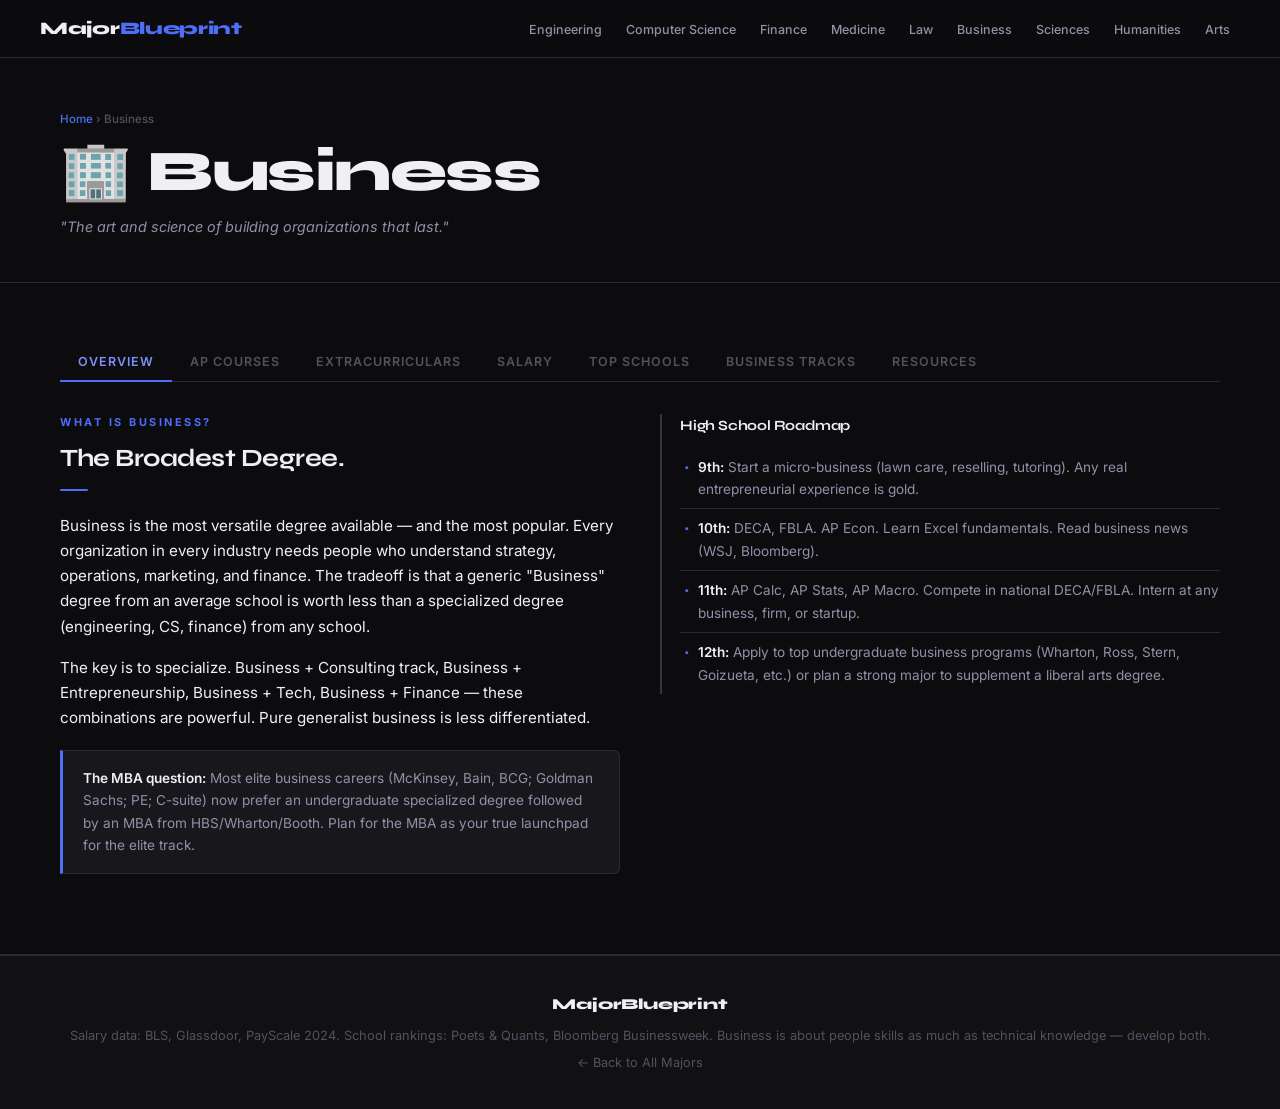
<file: majors/business/index.html>
<!DOCTYPE html>
<html lang="en">
<head>
  <meta charset="UTF-8"/>
  <meta name="viewport" content="width=device-width, initial-scale=1.0"/>
  <title>Business — MajorBlueprint</title>
  <link rel="stylesheet" href="../../css/style.css"/>
</head>
<body>
<nav>
  <a href="../../index.html" class="logo">Major<span>Blueprint</span></a>
  <ul class="nav-links">
    <li><a href="../engineering/index.html">Engineering</a></li>
    <li><a href="../cs/index.html">Computer Science</a></li>
    <li><a href="../finance/index.html">Finance</a></li>
    <li><a href="../medicine/index.html">Medicine</a></li>
    <li><a href="../law/index.html">Law</a></li>
    <li><a href="../business/index.html">Business</a></li>
    <li><a href="../science/index.html">Sciences</a></li>
    <li><a href="../humanities/index.html">Humanities</a></li>
    <li><a href="../arts/index.html">Arts</a></li>
  </ul>
</nav>

<div class="major-hero">
  <div class="container">
    <div class="breadcrumb"><a href="../../index.html">Home</a> › Business</div>
    <h1>🏢 Business</h1>
    <div class="tagline">"The art and science of building organizations that last."</div>
  </div>
</div>

<section>
  <div class="container">
    <div class="tab-group">
      <div class="tab-row">
        <button class="tab-btn active" data-tab="overview">Overview</button>
        <button class="tab-btn" data-tab="aps">AP Courses</button>
        <button class="tab-btn" data-tab="ecs">Extracurriculars</button>
        <button class="tab-btn" data-tab="salary">Salary</button>
        <button class="tab-btn" data-tab="schools">Top Schools</button>
        <button class="tab-btn" data-tab="subtypes">Business Tracks</button>
        <button class="tab-btn" data-tab="resources">Resources</button>
      </div>

      <div class="tab-panel active" id="overview">
        <div class="content-two-col">
          <div>
            <div class="section-label">What is Business?</div>
            <div class="section-title">The Broadest Degree.</div>
            <div class="section-divider"></div>
            <p style="margin-bottom:16px; font-size:0.95rem;">Business is the most versatile degree available — and the most popular. Every organization in every industry needs people who understand strategy, operations, marketing, and finance. The tradeoff is that a generic "Business" degree from an average school is worth less than a specialized degree (engineering, CS, finance) from any school.</p>
            <p style="margin-bottom:16px; font-size:0.95rem;">The key is to specialize. Business + Consulting track, Business + Entrepreneurship, Business + Tech, Business + Finance — these combinations are powerful. Pure generalist business is less differentiated.</p>
            <div class="callout"><strong>The MBA question:</strong> Most elite business careers (McKinsey, Bain, BCG; Goldman Sachs; PE; C-suite) now prefer an undergraduate specialized degree followed by an MBA from HBS/Wharton/Booth. Plan for the MBA as your true launchpad for the elite track.</div>
          </div>
          <div>
            <div class="info-block">
              <h3>High School Roadmap</h3>
              <ul class="styled-list">
                <li><strong>9th:</strong> Start a micro-business (lawn care, reselling, tutoring). Any real entrepreneurial experience is gold.</li>
                <li><strong>10th:</strong> DECA, FBLA. AP Econ. Learn Excel fundamentals. Read business news (WSJ, Bloomberg).</li>
                <li><strong>11th:</strong> AP Calc, AP Stats, AP Macro. Compete in national DECA/FBLA. Intern at any business, firm, or startup.</li>
                <li><strong>12th:</strong> Apply to top undergraduate business programs (Wharton, Ross, Stern, Goizueta, etc.) or plan a strong major to supplement a liberal arts degree.</li>
              </ul>
            </div>
          </div>
        </div>
      </div>

      <div class="tab-panel" id="aps">
        <div class="section-label">AP Courses</div>
        <div class="section-title">Quantitative + Communication Foundation</div>
        <div class="section-divider"></div>
        <div class="content-two-col">
          <div>
            <div class="info-block">
              <h3>🔴 Essential</h3>
              <div class="badge-row">
                <span class="badge rust">AP Microeconomics</span>
                <span class="badge rust">AP Macroeconomics</span>
                <span class="badge rust">AP Statistics</span>
                <span class="badge rust">AP Calc AB or BC</span>
              </div>
            </div>
          </div>
          <div>
            <div class="info-block">
              <h3>🟡 Recommended</h3>
              <div class="badge-row">
                <span class="badge gold">AP English Language</span>
                <span class="badge gold">AP CS A or Principles</span>
                <span class="badge gold">AP US History</span>
                <span class="badge gold">AP Psychology</span>
              </div>
            </div>
          </div>
        </div>
      </div>

      <div class="tab-panel" id="ecs">
        <div class="section-label">Extracurriculars</div>
        <div class="section-title">Show Business Instinct</div>
        <div class="section-divider"></div>
        <div class="content-two-col">
          <div>
            <div class="info-block">
              <h3>🏆 Tier 1</h3>
              <ul class="styled-list">
                <li><strong>DECA (national level)</strong> — Business competitions in marketing, finance, management. National DECA is highly respected by top business schools.</li>
                <li><strong>Start a real business</strong> — Even a small one. Lemonade stand economics don't count. But a tutoring service, Etsy shop, or app with real customers does.</li>
                <li><strong>Business internship</strong> — Any company. Marketing, operations, sales, admin. Real exposure counts.</li>
                <li><strong>Pitch competition winner</strong> — Local or national business plan competitions. Diamond Challenge, NFTE, etc.</li>
              </ul>
            </div>
          </div>
          <div>
            <div class="info-block">
              <h3>🥈 Tier 2</h3>
              <ul class="styled-list">
                <li>FBLA (Future Business Leaders of America)</li>
                <li>School store management or club treasurer</li>
                <li>Investment / Finance Club (founded or led)</li>
                <li>Junior Achievement company program</li>
                <li>Social enterprise or fundraising initiative with measurable impact</li>
              </ul>
            </div>
          </div>
        </div>
      </div>

      <div class="tab-panel" id="salary">
        <div class="section-label">Salary</div>
        <div class="section-title">Business Career Earnings</div>
        <div class="section-divider"></div>
        <div class="salary-grid">
          <div class="salary-cell header">Graduation</div>
          <div class="salary-cell header">5 Years</div>
          <div class="salary-cell header">10 Years</div>
          <div class="salary-cell header">20 Years</div>
          <div class="salary-cell header">40 Years</div>
          <div class="salary-cell"><span class="amount">$58K</span><span class="label">General business</span></div>
          <div class="salary-cell"><span class="amount">$82K</span><span class="label">Manager level</span></div>
          <div class="salary-cell"><span class="amount">$110K</span><span class="label">Senior manager</span></div>
          <div class="salary-cell"><span class="amount">$170K</span><span class="label">Director / VP</span></div>
          <div class="salary-cell"><span class="amount">$300K+</span><span class="label">C-Suite / Partner</span></div>
        </div>
        <div class="callout" style="margin-top:20px;"><strong>Consulting note:</strong> MBB consulting (McKinsey, Bain, BCG) starts at $200K total comp post-MBA and is a major accelerator. Post-MBA finance and consulting pay packages can match or beat these general salary estimates by 2–3x.</div>
      </div>

      <div class="tab-panel" id="schools">
        <div class="section-label">Top Schools</div>
        <div class="section-title">Best Undergraduate Business Programs</div>
        <div class="section-divider"></div>
        <table class="schools-table">
          <thead><tr><th>#</th><th>School</th><th>Program</th><th>SAT Range</th><th>Accept Rate</th><th>Known For</th></tr></thead>
          <tbody>
            <tr><td>1</td><td>UPenn Wharton</td><td>BS Economics / Finance</td><td>1500–1580</td><td class="accept-rate">6%</td><td>The best undergrad business program. Finance, consulting, IB.</td></tr>
            <tr><td>2</td><td>MIT Sloan</td><td>Management (limited undergrad)</td><td>1510–1580</td><td class="accept-rate">4%</td><td>Tech-business intersection. Quantitative management.</td></tr>
            <tr><td>3</td><td>NYU Stern</td><td>BS Business</td><td>1440–1560</td><td class="accept-rate">13%</td><td>Finance, IB, NYC. Real Wall Street proximity.</td></tr>
            <tr><td>4</td><td>Michigan Ross</td><td>BBA</td><td>1380–1540</td><td class="accept-rate">18%</td><td>Consulting, IB, brand management. Very strong recruiting.</td></tr>
            <tr><td>5</td><td>Notre Dame Mendoza</td><td>BBA</td><td>1400–1530</td><td class="accept-rate">13%</td><td>Finance, accounting, Wall Street. Strong alumni loyalty.</td></tr>
            <tr><td>6</td><td>Georgetown McDonough</td><td>BSBA</td><td>1380–1540</td><td class="accept-rate">12%</td><td>Finance, consulting, government. DC connections.</td></tr>
            <tr><td>7</td><td>Indiana Kelley</td><td>BS Business</td><td>1250–1440</td><td class="accept-rate">78%</td><td>Investment banking recruiting from a non-target. IB Workshop program is elite.</td></tr>
            <tr><td>8</td><td>Emory Goizueta</td><td>BBA</td><td>1380–1510</td><td class="accept-rate">15%</td><td>Consulting, brand management, finance. Strong Southeast/national recruiting.</td></tr>
          </tbody>
        </table>
      </div>

      <div class="tab-panel" id="subtypes">
        <div class="section-label">Business Tracks</div>
        <div class="section-title">Which Business Career?</div>
        <div class="section-divider"></div>
        <div class="subtype-grid">
          <div class="subtype-card"><div class="sub-name">📊 Management Consulting</div><span class="sub-salary">$90K → $500K+ (Partner)</span><div class="sub-desc">Help companies solve strategic problems. MBB (McKinsey, Bain, BCG) is the elite tier. Requires top GPA, case interview preparation, and typically a top-10 undergrad or MBA. Excellent exit opportunities.</div></div>
          <div class="subtype-card"><div class="sub-name">📣 Marketing / Brand Management</div><span class="sub-salary">$55K → $200K+ (CMO)</span><div class="sub-desc">Build and manage brands. P&G, Unilever, Nike, Google. Brand management is the classic consumer goods track. Digital marketing (SEO, SEM, analytics) is the fastest-growing segment.</div></div>
          <div class="subtype-card"><div class="sub-name">🚀 Entrepreneurship / Startups</div><span class="sub-salary">$0 → unlimited</span><div class="sub-desc">The highest-risk, highest-reward track. Build something from scratch. No school can teach you this — you learn by doing. Stanford and MIT environments are unparalleled for startup culture.</div></div>
          <div class="subtype-card"><div class="sub-name">📦 Supply Chain / Operations</div><span class="sub-salary">$62K → $200K (VP Ops)</span><div class="sub-desc">Amazon, Tesla, Apple, Walmart. The backbone of every product company. Data-driven, increasingly technical. Industrial Engineering overlap is significant. Huge demand and growing pay.</div></div>
          <div class="subtype-card"><div class="sub-name">🌍 International Business</div><span class="sub-salary">$60K → $200K+</span><div class="sub-desc">Global markets, trade, international strategy. Multilingual fluency is a major differentiator. Multinational corporations, NGOs, the State Department. Georgetown and Thunderbird are strong.</div></div>
          <div class="subtype-card"><div class="sub-name">👔 Human Resources / Talent</div><span class="sub-salary">$55K → $250K (CHRO)</span><div class="sub-desc">Talent acquisition, organizational design, culture. Often underestimated but CHROs at Fortune 500 companies earn significant compensation. HR analytics is a growing, high-value specialization.</div></div>
        </div>
      </div>

      <div class="tab-panel" id="resources">
        <div class="section-label">Resources</div>
        <div class="section-title">Business Self-Education</div>
        <div class="section-divider"></div>
        <div class="resource-grid">
          <a href="https://www.wsj.com" target="_blank" class="resource-card"><div class="res-type">News</div><div class="res-name">Wall Street Journal</div><div class="res-desc">Read this daily. Student subscriptions are discounted. Understanding current business news is expected in interviews at every level.</div></a>
          <a href="https://hbr.org" target="_blank" class="resource-card"><div class="res-type">Strategy</div><div class="res-name">Harvard Business Review</div><div class="res-desc">Articles on management, strategy, leadership, and organizational behavior. Free articles available. Read 2–3 articles per week. This is what MBAs read.</div></a>
          <a href="https://www.deca.org" target="_blank" class="resource-card"><div class="res-type">Competition</div><div class="res-name">DECA</div><div class="res-desc">The premier business competition for high school students. Compete in marketing, finance, hospitality, management. National-level achievement is meaningful for admissions.</div></a>
          <a href="https://www.coursera.org/learn/financial-markets-global" target="_blank" class="resource-card"><div class="res-type">Course</div><div class="res-name">Yale Financial Markets (Coursera)</div><div class="res-desc">Robert Shiller's legendary course, free to audit. One of the best introductions to how financial markets work. Mention this in your application essays.</div></a>
        </div>
        <div style="margin-top:24px;">
          <div class="section-label" style="margin-bottom:12px;">📚 Essential Reading</div>
          <div class="resource-grid">
            <div class="resource-card"><div class="res-type">Book</div><div class="res-name">Zero to One — Peter Thiel</div><div class="res-desc">Stanford's CS183 course notes. How to build companies that create new things. Required reading for anyone interested in entrepreneurship or venture capital.</div></div>
            <div class="resource-card"><div class="res-type">Book</div><div class="res-name">The Lean Startup — Eric Ries</div><div class="res-desc">The methodology that changed how startups are built. MVP, iterate fast, measure what matters. The operating manual for modern entrepreneurship.</div></div>
            <div class="resource-card"><div class="res-type">Book</div><div class="res-name">Good to Great — Jim Collins</div><div class="res-desc">Research-based analysis of what separates great companies from good ones. The most cited business book in MBA programs. Foundational strategic thinking.</div></div>
          </div>
        </div>
      </div>
    </div>
  </div>
</section>

<footer>
  <strong>MajorBlueprint</strong>
  <p style="margin-top:8px;">Salary data: BLS, Glassdoor, PayScale 2024. School rankings: Poets & Quants, Bloomberg Businessweek. Business is about people skills as much as technical knowledge — develop both.</p>
  <p style="margin-top:6px;"><a href="../../index.html" style="color:var(--gold);">← Back to All Majors</a></p>
</footer>
<script src="../../js/main.js"></script>
</body>
</html>
</file>
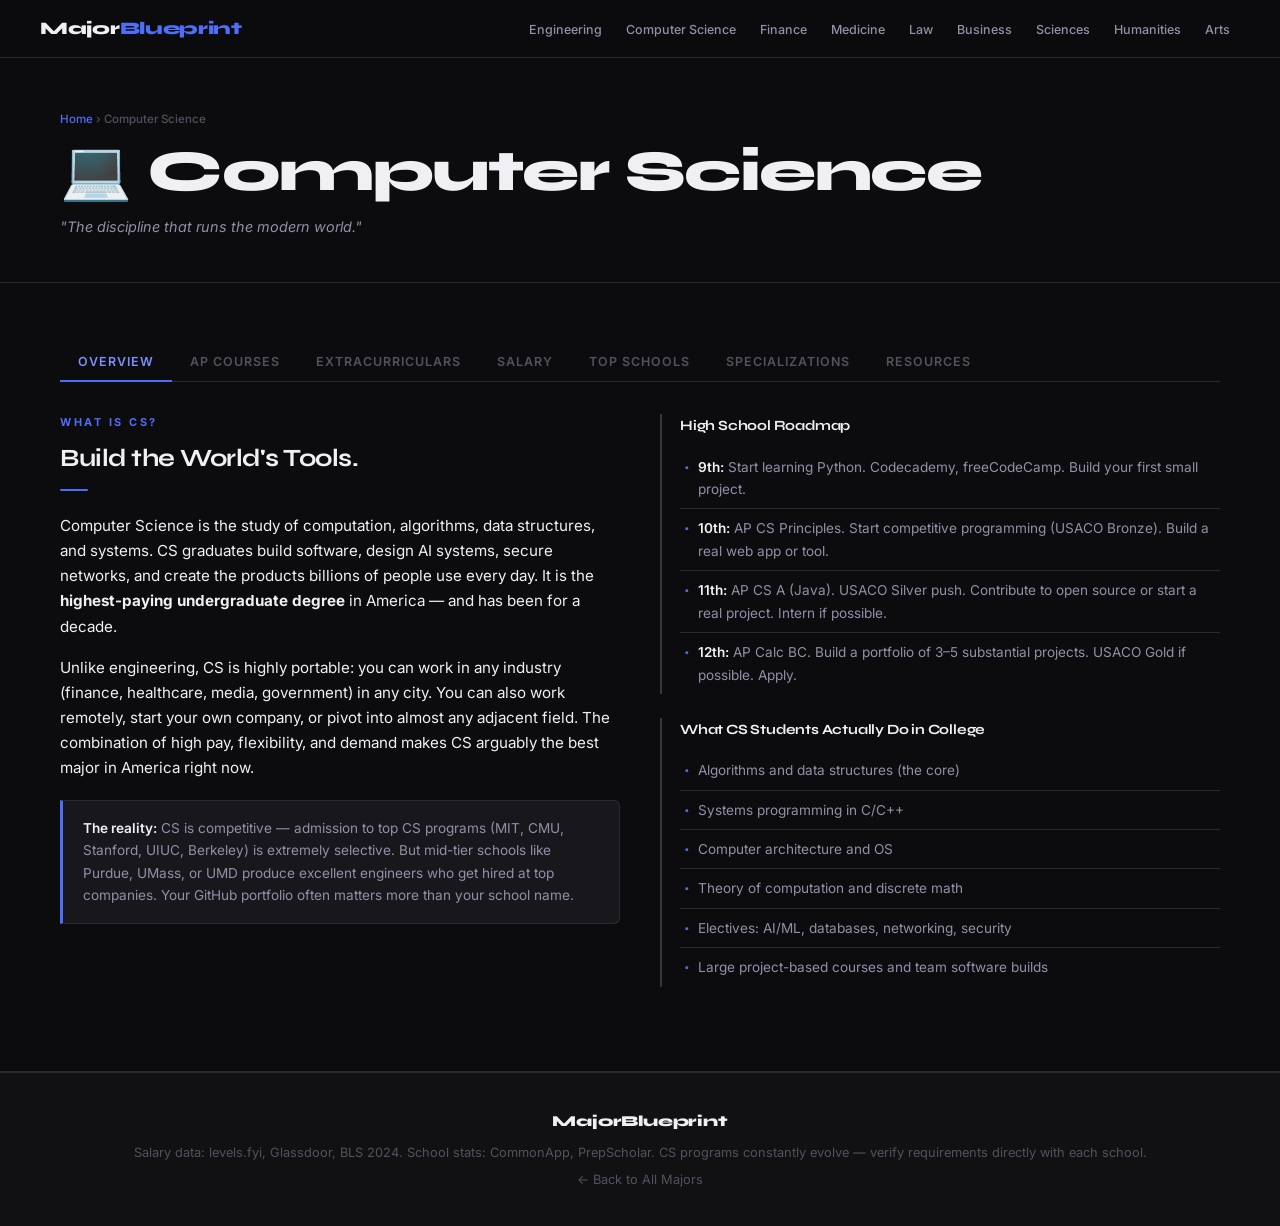
<file: majors/cs/index.html>
<!DOCTYPE html>
<html lang="en">
<head>
  <meta charset="UTF-8"/>
  <meta name="viewport" content="width=device-width, initial-scale=1.0"/>
  <title>Computer Science — MajorBlueprint</title>
  <link rel="stylesheet" href="../../css/style.css"/>
</head>
<body>

<nav>
  <a href="../../index.html" class="logo">Major<span>Blueprint</span></a>
  <ul class="nav-links">
    <li><a href="../engineering/index.html">Engineering</a></li>
    <li><a href="../cs/index.html">Computer Science</a></li>
    <li><a href="../finance/index.html">Finance</a></li>
    <li><a href="../medicine/index.html">Medicine</a></li>
    <li><a href="../law/index.html">Law</a></li>
    <li><a href="../business/index.html">Business</a></li>
    <li><a href="../science/index.html">Sciences</a></li>
    <li><a href="../humanities/index.html">Humanities</a></li>
    <li><a href="../arts/index.html">Arts</a></li>
  </ul>
</nav>

<div class="major-hero">
  <div class="container">
    <div class="breadcrumb"><a href="../../index.html">Home</a> › Computer Science</div>
    <h1>💻 Computer Science</h1>
    <div class="tagline">"The discipline that runs the modern world."</div>
  </div>
</div>

<section>
  <div class="container">
    <div class="tab-group">
      <div class="tab-row">
        <button class="tab-btn active" data-tab="overview">Overview</button>
        <button class="tab-btn" data-tab="aps">AP Courses</button>
        <button class="tab-btn" data-tab="ecs">Extracurriculars</button>
        <button class="tab-btn" data-tab="salary">Salary</button>
        <button class="tab-btn" data-tab="schools">Top Schools</button>
        <button class="tab-btn" data-tab="subtypes">Specializations</button>
        <button class="tab-btn" data-tab="resources">Resources</button>
      </div>

      <div class="tab-panel active" id="overview">
        <div class="content-two-col">
          <div>
            <div class="section-label">What is CS?</div>
            <div class="section-title">Build the World's Tools.</div>
            <div class="section-divider"></div>
            <p style="margin-bottom:16px; font-size:0.95rem;">Computer Science is the study of computation, algorithms, data structures, and systems. CS graduates build software, design AI systems, secure networks, and create the products billions of people use every day. It is the <strong>highest-paying undergraduate degree</strong> in America — and has been for a decade.</p>
            <p style="margin-bottom:16px; font-size:0.95rem;">Unlike engineering, CS is highly portable: you can work in any industry (finance, healthcare, media, government) in any city. You can also work remotely, start your own company, or pivot into almost any adjacent field. The combination of high pay, flexibility, and demand makes CS arguably the best major in America right now.</p>
            <div class="callout">
              <strong>The reality:</strong> CS is competitive — admission to top CS programs (MIT, CMU, Stanford, UIUC, Berkeley) is extremely selective. But mid-tier schools like Purdue, UMass, or UMD produce excellent engineers who get hired at top companies. Your GitHub portfolio often matters more than your school name.
            </div>
          </div>
          <div>
            <div class="info-block">
              <h3>High School Roadmap</h3>
              <ul class="styled-list">
                <li><strong>9th:</strong> Start learning Python. Codecademy, freeCodeCamp. Build your first small project.</li>
                <li><strong>10th:</strong> AP CS Principles. Start competitive programming (USACO Bronze). Build a real web app or tool.</li>
                <li><strong>11th:</strong> AP CS A (Java). USACO Silver push. Contribute to open source or start a real project. Intern if possible.</li>
                <li><strong>12th:</strong> AP Calc BC. Build a portfolio of 3–5 substantial projects. USACO Gold if possible. Apply.</li>
              </ul>
            </div>
            <div class="info-block">
              <h3>What CS Students Actually Do in College</h3>
              <ul class="styled-list">
                <li>Algorithms and data structures (the core)</li>
                <li>Systems programming in C/C++</li>
                <li>Computer architecture and OS</li>
                <li>Theory of computation and discrete math</li>
                <li>Electives: AI/ML, databases, networking, security</li>
                <li>Large project-based courses and team software builds</li>
              </ul>
            </div>
          </div>
        </div>
      </div>

      <div class="tab-panel" id="aps">
        <div class="section-label">AP Courses</div>
        <div class="section-title">Build the Technical Foundation</div>
        <div class="section-divider"></div>
        <div class="content-two-col">
          <div>
            <div class="info-block">
              <h3>🔴 Essential</h3>
              <div class="badge-row">
                <span class="badge rust">AP CS A (Java)</span>
                <span class="badge rust">AP Calc BC</span>
                <span class="badge rust">AP Statistics</span>
              </div>
              <ul class="styled-list" style="margin-top:12px;">
                <li><strong>AP CS A</strong> — Java is the language of this course. Teaches OOP, recursion, arrays, ArrayList. Essential baseline. Aim for a 5.</li>
                <li><strong>AP Calc BC</strong> — Discrete math and algorithm analysis require calculus intuition. Required for most CS programs.</li>
                <li><strong>AP Statistics</strong> — Machine learning and data science are deeply statistical. Build this foundation early.</li>
              </ul>
            </div>
          </div>
          <div>
            <div class="info-block">
              <h3>🟡 Highly Recommended</h3>
              <div class="badge-row">
                <span class="badge gold">AP CS Principles</span>
                <span class="badge gold">AP Physics C</span>
                <span class="badge gold">AP Micro/Macro</span>
              </div>
              <ul class="styled-list" style="margin-top:12px;">
                <li><strong>AP CS Principles</strong> — Good intro before AP CS A. Lighter but useful for conceptual grounding.</li>
                <li><strong>AP Physics C</strong> — Shows quantitative strength. Important for hardware/systems engineers.</li>
                <li><strong>AP Economics</strong> — Many CS grads become entrepreneurs or product managers. Business literacy matters.</li>
              </ul>
            </div>
          </div>
        </div>
      </div>

      <div class="tab-panel" id="ecs">
        <div class="section-label">Extracurriculars</div>
        <div class="section-title">Build Things. Compete. Publish.</div>
        <div class="section-divider"></div>
        <div class="callout"><strong>The most important thing:</strong> Build projects and put them on GitHub. A high school student with 5 real projects on GitHub signals more to a CS admissions committee than any club membership.</div>
        <div class="content-two-col">
          <div>
            <div class="info-block">
              <h3>🏆 Tier 1</h3>
              <ul class="styled-list">
                <li><strong>USACO</strong> — USA Computing Olympiad. Gold/Platinum level is extremely impressive. Bronze/Silver is still great. Start early.</li>
                <li><strong>Google Code-in / GSOC</strong> — Google Summer of Code for open source. Massive credential.</li>
                <li><strong>Software internship</strong> — Intern at any tech company or startup. Real experience beats school projects.</li>
                <li><strong>Published app with real users</strong> — Ship something to the App Store or web. 1,000 downloads means more than most clubs.</li>
                <li><strong>Research publication</strong> — Work with a professor on ML or systems research. Rare and extremely impressive.</li>
              </ul>
            </div>
          </div>
          <div>
            <div class="info-block">
              <h3>🥈 Tier 2</h3>
              <ul class="styled-list">
                <li><strong>Hackathons</strong> — MLH hackathons, local/national events. Winning is great; participating shows hustle.</li>
                <li><strong>Coding Club / President</strong> — Run workshops, teach others, build club projects</li>
                <li><strong>Science Olympiad</strong> — Programming events signal competitive algorithmic thinking</li>
                <li><strong>Personal GitHub portfolio</strong> — 5+ projects with clean documentation. This is your technical resume.</li>
                <li><strong>Competitive math (AIME)</strong> — Discrete math and algorithm reasoning overlap significantly</li>
              </ul>
            </div>
            <div class="info-block">
              <h3>🛠 Projects to Build (Tier by Difficulty)</h3>
              <ul class="styled-list">
                <li>Simple: calculator, to-do app, personal website</li>
                <li>Medium: weather app (API), Discord bot, game clone</li>
                <li>Hard: ML model, full-stack web app, compiler or interpreter</li>
                <li>Elite: Something novel with real users. Anything that solves an actual problem.</li>
              </ul>
            </div>
          </div>
        </div>
      </div>

      <div class="tab-panel" id="salary">
        <div class="section-label">Salary</div>
        <div class="section-title">The Highest-Earning Undergrad Degree</div>
        <div class="section-divider"></div>
        <div class="salary-grid">
          <div class="salary-cell header">Graduation</div>
          <div class="salary-cell header">5 Years</div>
          <div class="salary-cell header">10 Years</div>
          <div class="salary-cell header">20 Years</div>
          <div class="salary-cell header">40 Years</div>
          <div class="salary-cell"><span class="amount">$95K</span><span class="label">SWE I / Junior</span></div>
          <div class="salary-cell"><span class="amount">$145K</span><span class="label">SWE II / Mid-level</span></div>
          <div class="salary-cell"><span class="amount">$195K</span><span class="label">Senior SWE</span></div>
          <div class="salary-cell"><span class="amount">$280K</span><span class="label">Staff / Principal</span></div>
          <div class="salary-cell"><span class="amount">$400K+</span><span class="label">VP Eng / Distinguished</span></div>
        </div>
        <div class="callout" style="margin-top:20px;"><strong>Total comp at Big Tech:</strong> These figures are base salary only. At Google, Meta, Amazon, and Apple, total compensation (base + stock + bonus) at the senior level is typically $250K–$500K+. Staff/Principal engineers at FAANG regularly earn $600K–$1M+ in total comp.</div>
      </div>

      <div class="tab-panel" id="schools">
        <div class="section-label">Top Schools</div>
        <div class="section-title">Best CS Programs</div>
        <div class="section-divider"></div>
        <table class="schools-table">
          <thead>
            <tr><th>#</th><th>School</th><th>Known For</th><th>SAT Range</th><th>GPA</th><th>Accept Rate</th><th>Notes</th></tr>
          </thead>
          <tbody>
            <tr><td>1</td><td>MIT</td><td>Systems, AI, Theory, All of it</td><td>1510–1580</td><td>3.9+</td><td class="accept-rate">4%</td><td>The best. Period. Research culture is unmatched.</td></tr>
            <tr><td>2</td><td>Stanford</td><td>AI/ML, Entrepreneurship, Systems</td><td>1500–1570</td><td>3.9+</td><td class="accept-rate">4%</td><td>Silicon Valley pipeline. Most startup founders.</td></tr>
            <tr><td>3</td><td>Carnegie Mellon</td><td>CS Theory, Robotics, AI, Security</td><td>1490–1570</td><td>3.9+</td><td class="accept-rate">11%</td><td>SCS (School of CS) is arguably the best pure CS school.</td></tr>
            <tr><td>4</td><td>UC Berkeley</td><td>EECS, Systems, AI</td><td>1310–1550</td><td>3.85+</td><td class="accept-rate">11%</td><td>EECS is elite. CS-only program more accessible.</td></tr>
            <tr><td>5</td><td>UIUC</td><td>Systems, Databases, HCI</td><td>1310–1520</td><td>3.7+</td><td class="accept-rate">45%</td><td>Recruiter magnet. Google, Microsoft, Jane Street all heavily recruit here.</td></tr>
            <tr><td>6</td><td>Georgia Tech</td><td>Robotics, Systems, AI</td><td>1380–1530</td><td>3.8+</td><td class="accept-rate">17%</td><td>Best value in CS. OMSCS (online MS) is world-famous.</td></tr>
            <tr><td>7</td><td>Cornell</td><td>Theory, Programming Languages</td><td>1440–1560</td><td>3.85+</td><td class="accept-rate">9%</td><td>Ivy CS. NYC proximity. Strong research.</td></tr>
            <tr><td>8</td><td>Purdue</td><td>Systems, Cybersecurity</td><td>1250–1450</td><td>3.6+</td><td class="accept-rate">49%</td><td>Accessible and strong. Heavy industry recruiting.</td></tr>
            <tr><td>9</td><td>University of Washington</td><td>AI, HCI, Systems</td><td>1320–1520</td><td>3.7+</td><td class="accept-rate">16%</td><td>Amazon/Microsoft backyard. Incredible placement.</td></tr>
            <tr><td>10</td><td>UT Austin</td><td>AI, Security, Systems</td><td>1310–1510</td><td>3.75+</td><td class="accept-rate">29%</td><td>Flagship Texas school. Growing rapidly in tech recruiting.</td></tr>
          </tbody>
        </table>
      </div>

      <div class="tab-panel" id="subtypes">
        <div class="section-label">Specializations</div>
        <div class="section-title">Which Track in CS?</div>
        <div class="section-divider"></div>
        <div class="subtype-grid">
          <div class="subtype-card"><div class="sub-name">🧠 Artificial Intelligence / ML</div><span class="sub-salary">$130K → $350K+ (senior)</span><div class="sub-desc">The hottest field in tech. Machine learning, deep learning, NLP, computer vision. Requires strong math (linear algebra, probability). Employers: Google DeepMind, OpenAI, Meta AI, Anthropic.</div></div>
          <div class="subtype-card"><div class="sub-name">🌐 Software Engineering (SWE)</div><span class="sub-salary">$95K → $280K+ (senior)</span><div class="sub-desc">The most common CS career. Build products, apps, and systems at scale. Frontend, backend, full-stack. Every industry needs SWEs. FAANG pays the highest.</div></div>
          <div class="subtype-card"><div class="sub-name">🔐 Cybersecurity</div><span class="sub-salary">$85K → $185K+ (senior)</span><div class="sub-desc">Penetration testing, threat intelligence, security engineering, cryptography. Massive government and private sector demand. Growing fast. DEF CON and CTF competitions are your ECs.</div></div>
          <div class="subtype-card"><div class="sub-name">📊 Data Science / Analytics</div><span class="sub-salary">$90K → $200K+ (senior)</span><div class="sub-desc">Extract insights from data. Python, SQL, statistics are your tools. Works in every industry. Distinct from ML but overlapping — data engineers are in extreme demand.</div></div>
          <div class="subtype-card"><div class="sub-name">⚙️ Systems / Infrastructure</div><span class="sub-salary">$100K → $280K+ (senior)</span><div class="sub-desc">Operating systems, compilers, distributed systems, databases. Lower profile but extremely high-paying. Google SRE, systems engineers at Jane Street, and kernel engineers at Microsoft/Apple are elite.</div></div>
          <div class="subtype-card"><div class="sub-name">💹 Quantitative Finance / HFT</div><span class="sub-salary">$150K → $500K+ (senior)</span><div class="sub-desc">Apply CS to trading. High-frequency trading firms (Jane Street, Citadel, Two Sigma, DE Shaw) are the highest-paying employers of CS/math graduates. Requires exceptional algorithmic thinking.</div></div>
          <div class="subtype-card"><div class="sub-name">🎮 Game Development</div><span class="sub-salary">$70K → $150K (senior)</span><div class="sub-desc">Game engines, graphics, physics simulation. Lower pay than other CS tracks but extremely creative. Unity, Unreal, Roblox are common tools. Hard to break into at AAA level.</div></div>
          <div class="subtype-card"><div class="sub-name">🏥 Health Informatics / Bioinformatics</div><span class="sub-salary">$80K → $165K (senior)</span><div class="sub-desc">Apply CS to medicine and biology. Genomics, EHR systems, medical imaging AI. Growing rapidly with funding from NIH and pharma. Great dual-path for CS + pre-med interests.</div></div>
        </div>
      </div>

      <div class="tab-panel" id="resources">
        <div class="section-label">Resources</div>
        <div class="section-title">What to Use, Read, and Watch</div>
        <div class="section-divider"></div>
        <div class="resource-grid">
          <a href="https://usaco.org" target="_blank" class="resource-card"><div class="res-type">Competition</div><div class="res-name">USACO</div><div class="res-desc">USA Computing Olympiad. Start at Bronze. The #1 CS competition for high schoolers. Train here for interviews too.</div></a>
          <a href="https://cs50.harvard.edu" target="_blank" class="resource-card"><div class="res-type">Free Course</div><div class="res-name">Harvard CS50</div><div class="res-desc">The most popular intro CS course in the world. Free online. Covers C, Python, web, SQL. Take this before AP CS A.</div></a>
          <a href="https://leetcode.com" target="_blank" class="resource-card"><div class="res-type">Practice</div><div class="res-name">LeetCode</div><div class="res-desc">Algorithm practice. Big tech interviews are all about this. Start with Easy problems, then Medium. Practice daily.</div></a>
          <a href="https://github.com" target="_blank" class="resource-card"><div class="res-type">Platform</div><div class="res-name">GitHub</div><div class="res-desc">Host your code here. Build a portfolio. A clean GitHub profile is your CS resume. Start now, push consistently.</div></a>
          <a href="https://freecodecamp.org" target="_blank" class="resource-card"><div class="res-type">Free Learning</div><div class="res-name">freeCodeCamp</div><div class="res-desc">Free full curriculum: HTML/CSS, JavaScript, Python, data science. Earn certificates. Excellent self-study path.</div></a>
          <a href="https://codeforces.com" target="_blank" class="resource-card"><div class="res-type">Competition</div><div class="res-name">Codeforces</div><div class="res-desc">The premier competitive programming platform. Train for USACO and interviews simultaneously. Contest ratings are respected.</div></a>
          <a href="https://missing.csail.mit.edu" target="_blank" class="resource-card"><div class="res-type">Free Course</div><div class="res-name">MIT: The Missing Semester</div><div class="res-desc">What CS programs don't teach: shell, git, editors, debugging. Essential practical skills. Free from MIT CSAIL.</div></a>
          <a href="https://neetcode.io" target="_blank" class="resource-card"><div class="res-type">Interview Prep</div><div class="res-name">NeetCode</div><div class="res-desc">Structured LeetCode roadmap with video explanations. The best resource for technical interview prep. Start in 11th grade.</div></a>
        </div>
        <div style="margin-top:28px;">
          <div class="section-label" style="margin-bottom:12px;">📚 Must-Read Books</div>
          <div class="resource-grid">
            <div class="resource-card"><div class="res-type">Book</div><div class="res-name">The Pragmatic Programmer</div><div class="res-desc">Career advice and mindset for software engineers. Read this before you start college. Shifts how you think about code.</div></div>
            <div class="resource-card"><div class="res-type">Book</div><div class="res-name">Cracking the Coding Interview — McDowell</div><div class="res-desc">The bible of technical interviews. 189 problems with solutions. Start practicing this in 11th grade.</div></div>
            <div class="resource-card"><div class="res-type">Book</div><div class="res-name">Structure and Interpretation of Computer Programs (SICP)</div><div class="res-desc">MIT's legendary textbook. Dense but builds deep understanding of computation. Free online at mitpress.mit.edu.</div></div>
          </div>
        </div>
      </div>
    </div>
  </div>
</section>

<footer>
  <strong>MajorBlueprint</strong>
  <p style="margin-top:8px;">Salary data: levels.fyi, Glassdoor, BLS 2024. School stats: CommonApp, PrepScholar. CS programs constantly evolve — verify requirements directly with each school.</p>
  <p style="margin-top:6px;"><a href="../../index.html" style="color:var(--gold);">← Back to All Majors</a></p>
</footer>
<script src="../../js/main.js"></script>
</body>
</html>
</file>
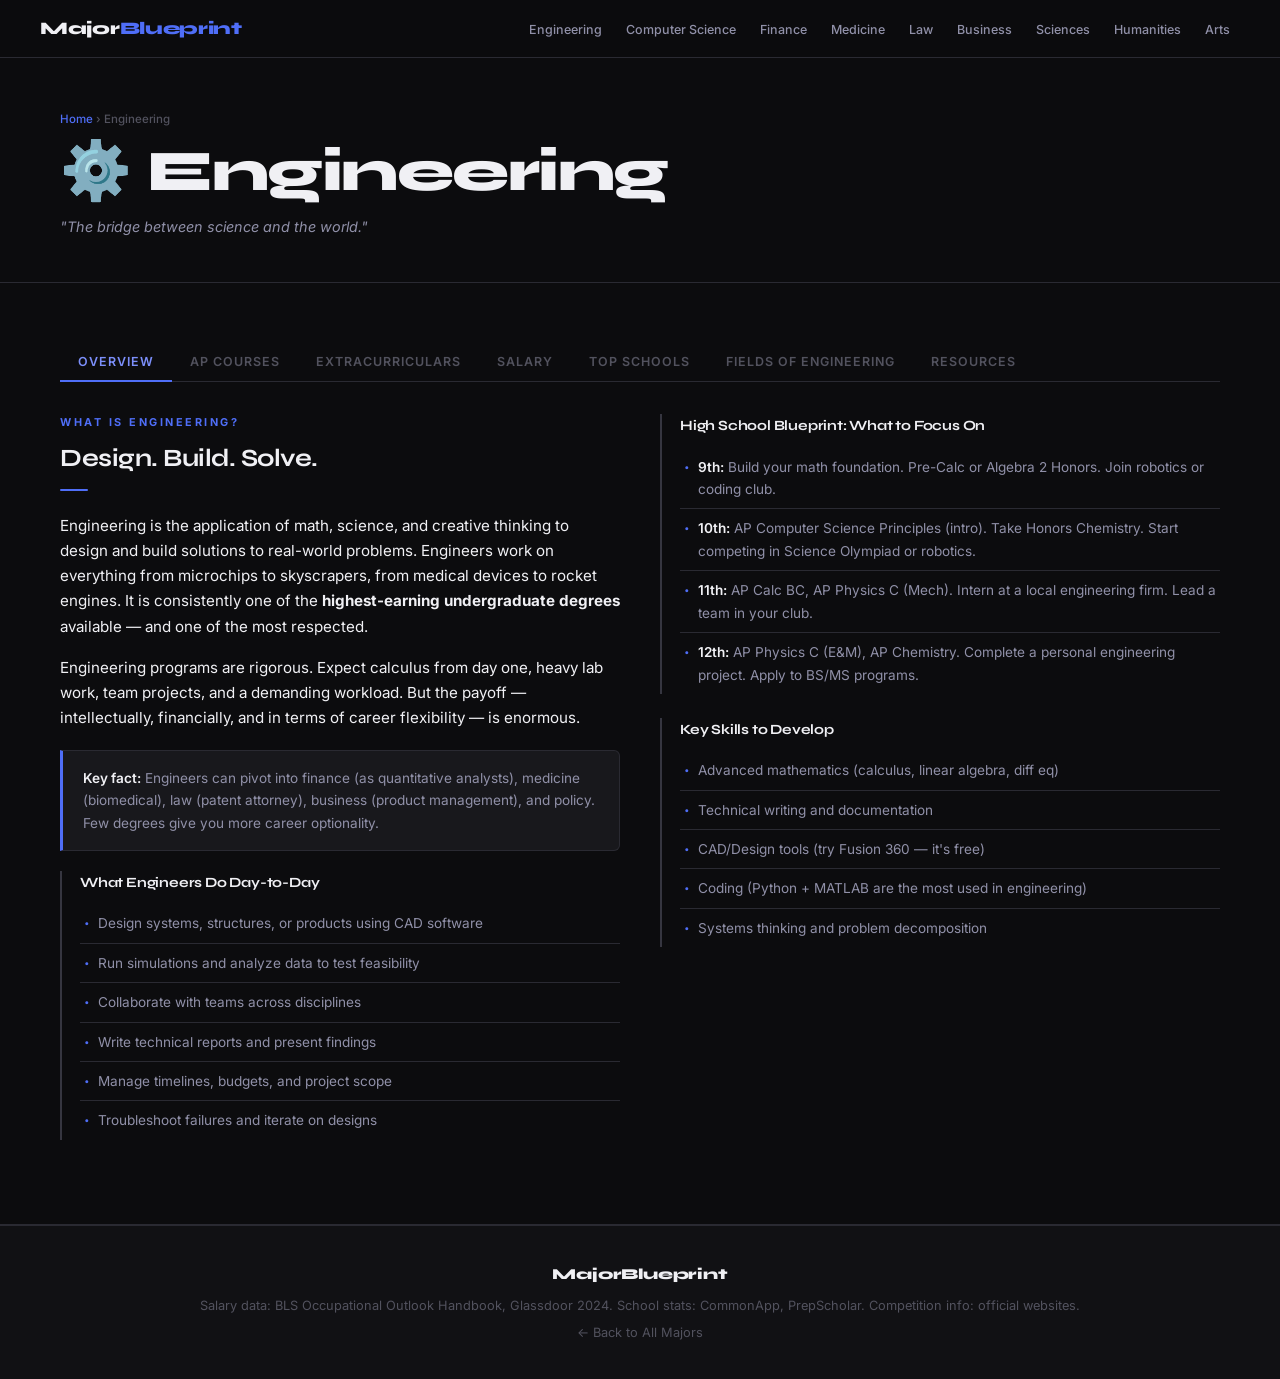
<file: majors/engineering/index.html>
<!DOCTYPE html>
<html lang="en">
<head>
  <meta charset="UTF-8"/>
  <meta name="viewport" content="width=device-width, initial-scale=1.0"/>
  <title>Engineering — MajorBlueprint</title>
  <link rel="stylesheet" href="../../css/style.css"/>
</head>
<body>

<nav>
  <a href="../../index.html" class="logo">Major<span>Blueprint</span></a>
  <ul class="nav-links">
    <li><a href="../engineering/index.html">Engineering</a></li>
    <li><a href="../cs/index.html">Computer Science</a></li>
    <li><a href="../finance/index.html">Finance</a></li>
    <li><a href="../medicine/index.html">Medicine</a></li>
    <li><a href="../law/index.html">Law</a></li>
    <li><a href="../business/index.html">Business</a></li>
    <li><a href="../science/index.html">Sciences</a></li>
    <li><a href="../humanities/index.html">Humanities</a></li>
    <li><a href="../arts/index.html">Arts</a></li>
  </ul>
</nav>

<div class="major-hero">
  <div class="container">
    <div class="breadcrumb"><a href="../../index.html">Home</a> › Engineering</div>
    <h1>⚙️ Engineering</h1>
    <div class="tagline">"The bridge between science and the world."</div>
  </div>
</div>

<section>
  <div class="container">
    <div class="tab-group">
      <div class="tab-row">
        <button class="tab-btn active" data-tab="overview">Overview</button>
        <button class="tab-btn" data-tab="aps">AP Courses</button>
        <button class="tab-btn" data-tab="ecs">Extracurriculars</button>
        <button class="tab-btn" data-tab="salary">Salary</button>
        <button class="tab-btn" data-tab="schools">Top Schools</button>
        <button class="tab-btn" data-tab="subtypes">Fields of Engineering</button>
        <button class="tab-btn" data-tab="resources">Resources</button>
      </div>

      <!-- OVERVIEW -->
      <div class="tab-panel active" id="overview">
        <div class="content-two-col">
          <div>
            <div class="section-label">What is Engineering?</div>
            <div class="section-title">Design. Build. Solve.</div>
            <div class="section-divider"></div>
            <p style="margin-bottom:16px; font-size:0.95rem;">Engineering is the application of math, science, and creative thinking to design and build solutions to real-world problems. Engineers work on everything from microchips to skyscrapers, from medical devices to rocket engines. It is consistently one of the <strong>highest-earning undergraduate degrees</strong> available — and one of the most respected.</p>
            <p style="margin-bottom:16px; font-size:0.95rem;">Engineering programs are rigorous. Expect calculus from day one, heavy lab work, team projects, and a demanding workload. But the payoff — intellectually, financially, and in terms of career flexibility — is enormous.</p>
            <div class="callout">
              <strong>Key fact:</strong> Engineers can pivot into finance (as quantitative analysts), medicine (biomedical), law (patent attorney), business (product management), and policy. Few degrees give you more career optionality.
            </div>
            <div class="info-block">
              <h3>What Engineers Do Day-to-Day</h3>
              <ul class="styled-list">
                <li>Design systems, structures, or products using CAD software</li>
                <li>Run simulations and analyze data to test feasibility</li>
                <li>Collaborate with teams across disciplines</li>
                <li>Write technical reports and present findings</li>
                <li>Manage timelines, budgets, and project scope</li>
                <li>Troubleshoot failures and iterate on designs</li>
              </ul>
            </div>
          </div>
          <div>
            <div class="info-block">
              <h3>High School Blueprint: What to Focus On</h3>
              <ul class="styled-list">
                <li><strong>9th:</strong> Build your math foundation. Pre-Calc or Algebra 2 Honors. Join robotics or coding club.</li>
                <li><strong>10th:</strong> AP Computer Science Principles (intro). Take Honors Chemistry. Start competing in Science Olympiad or robotics.</li>
                <li><strong>11th:</strong> AP Calc BC, AP Physics C (Mech). Intern at a local engineering firm. Lead a team in your club.</li>
                <li><strong>12th:</strong> AP Physics C (E&M), AP Chemistry. Complete a personal engineering project. Apply to BS/MS programs.</li>
              </ul>
            </div>
            <div class="info-block">
              <h3>Key Skills to Develop</h3>
              <ul class="styled-list">
                <li>Advanced mathematics (calculus, linear algebra, diff eq)</li>
                <li>Technical writing and documentation</li>
                <li>CAD/Design tools (try Fusion 360 — it's free)</li>
                <li>Coding (Python + MATLAB are the most used in engineering)</li>
                <li>Systems thinking and problem decomposition</li>
              </ul>
            </div>
          </div>
        </div>
      </div>

      <!-- AP COURSES -->
      <div class="tab-panel" id="aps">
        <div class="section-label">AP Courses</div>
        <div class="section-title">What to Take & When</div>
        <div class="section-divider"></div>
        <div class="callout"><strong>Strategy:</strong> Engineering schools care most about AP Calc BC and AP Physics C. A 5 on both signals you can handle freshman engineering coursework. Don't skip these.</div>
        <div class="content-two-col">
          <div>
            <div class="info-block">
              <h3>🔴 Essential (Take These)</h3>
              <div class="badge-row">
                <span class="badge rust">AP Calc BC</span>
                <span class="badge rust">AP Physics C: Mechanics</span>
                <span class="badge rust">AP Physics C: E&M</span>
                <span class="badge rust">AP Chemistry</span>
                <span class="badge rust">AP Computer Science A</span>
              </div>
              <ul class="styled-list" style="margin-top:12px;">
                <li><strong>AP Calc BC</strong> — The backbone of all engineering. Master this. A 5 gives you college credit and skips into Calc II or III.</li>
                <li><strong>AP Physics C: Mechanics</strong> — The physics that actually matters for most engineering. Algebra is not enough — this is calculus-based.</li>
                <li><strong>AP Physics C: E&M</strong> — Critical for electrical and computer engineers. Very difficult — take after Mechanics.</li>
                <li><strong>AP Chemistry</strong> — Essential for chemical, materials, and biomedical engineers.</li>
                <li><strong>AP CS A</strong> — Java-based coding. Even non-software engineers code constantly.</li>
              </ul>
            </div>
          </div>
          <div>
            <div class="info-block">
              <h3>🟡 Highly Recommended</h3>
              <div class="badge-row">
                <span class="badge gold">AP Statistics</span>
                <span class="badge gold">AP Biology</span>
                <span class="badge gold">AP Environmental Science</span>
                <span class="badge gold">AP CS Principles</span>
              </div>
              <ul class="styled-list" style="margin-top:12px;">
                <li><strong>AP Statistics</strong> — Data analysis is used in every branch of engineering. This builds intuition.</li>
                <li><strong>AP Biology</strong> — Important for biomedical and environmental engineers.</li>
                <li><strong>AP CS Principles</strong> — Good intro before AP CS A if you're new to coding.</li>
              </ul>
            </div>
            <div class="info-block">
              <h3>🟢 Good Additions</h3>
              <div class="badge-row">
                <span class="badge green">AP English Lang</span>
                <span class="badge green">AP US History</span>
                <span class="badge green">AP Macro/Micro</span>
              </div>
              <p style="font-size:0.85rem; color:var(--mid); margin-top:10px;">Engineers need to communicate. AP English Language trains technical writing and argumentation — both essential in professional engineering. Economics helps for engineers going into management or starting companies.</p>
            </div>
          </div>
        </div>
      </div>

      <!-- EXTRACURRICULARS -->
      <div class="tab-panel" id="ecs">
        <div class="section-label">Extracurriculars</div>
        <div class="section-title">Build a Story, Not a List</div>
        <div class="section-divider"></div>
        <div class="callout"><strong>The rule:</strong> Depth over breadth. One engineering EC where you built something, competed, and led beats five clubs where you just attended meetings.</div>
        <div class="content-two-col">
          <div>
            <div class="info-block">
              <h3>🏆 Tier 1 — Most Impressive</h3>
              <ul class="styled-list">
                <li><strong>FIRST Robotics (FRC)</strong> — The gold standard. Build a robot from scratch in 6 weeks. Colleges love it. Aim for a leadership role.</li>
                <li><strong>Science Olympiad</strong> — Broad STEM competition. Win at invitational, regional, state level. Demonstrates breadth and competitive drive.</li>
                <li><strong>Research internship</strong> — Work at a university lab or engineering firm. This is the highest signal possible. Cold email professors.</li>
                <li><strong>Intel/Regeneron ISEF</strong> — National science fair. A finalist spot is resume gold for every top engineering school.</li>
                <li><strong>USA(J)MO / AIME qualifier</strong> — Math excellence is a major green flag for engineering admissions.</li>
              </ul>
            </div>
          </div>
          <div>
            <div class="info-block">
              <h3>🥈 Tier 2 — Excellent</h3>
              <ul class="styled-list">
                <li><strong>Engineering club / President</strong> — Especially if you build real projects (bridges, circuits, software)</li>
                <li><strong>VEX Robotics</strong> — Slightly less prestigious than FRC but still excellent, more accessible</li>
                <li><strong>Physics Bowl / F=ma</strong> — Physics competitions signal you can handle the core material</li>
                <li><strong>Personal engineering project</strong> — Build something. Document it on GitHub or a website. Show it in your application.</li>
                <li><strong>Math Team / AMC 10/12</strong> — Getting AIME-qualified is a meaningful achievement</li>
              </ul>
            </div>
            <div class="info-block">
              <h3>🛠️ Personal Projects (Do These)</h3>
              <ul class="styled-list">
                <li>Build something with Arduino or Raspberry Pi</li>
                <li>Design a bridge or structure and stress-test it</li>
                <li>Code a functional app or tool (put it on GitHub)</li>
                <li>Document your process — engineers are judged on documentation</li>
              </ul>
            </div>
          </div>
        </div>
      </div>

      <!-- SALARY -->
      <div class="tab-panel" id="salary">
        <div class="section-label">Salary Projections</div>
        <div class="section-title">Engineering Earnings Over Time</div>
        <div class="section-divider"></div>
        <p style="margin-bottom:20px; font-size:0.9rem; color:var(--mid);">Median salaries for general engineering graduates (all branches blended). Field-specific salaries are in the Fields of Engineering tab. Data: BLS, Glassdoor 2024.</p>
        <div class="salary-grid">
          <div class="salary-cell header">Graduation (0 yrs)</div>
          <div class="salary-cell header">5 Years Out</div>
          <div class="salary-cell header">10 Years Out</div>
          <div class="salary-cell header">20 Years Out</div>
          <div class="salary-cell header">40 Years Out</div>
          <div class="salary-cell"><span class="amount">$72K</span><span class="label">Entry level</span></div>
          <div class="salary-cell"><span class="amount">$97K</span><span class="label">Mid-level engineer</span></div>
          <div class="salary-cell"><span class="amount">$120K</span><span class="label">Senior engineer</span></div>
          <div class="salary-cell"><span class="amount">$155K</span><span class="label">Principal / Manager</span></div>
          <div class="salary-cell"><span class="amount">$185K+</span><span class="label">VP / Director / PE</span></div>
        </div>
        <div class="callout" style="margin-top:24px;">
          <strong>Note on ceiling:</strong> These are medians. Top earners (Software-adjacent, aerospace, petroleum at VP/Director level or pivoted to management) can exceed $300K–$500K. Engineering is also an excellent launchpad into business: many MBAs and startup founders have engineering backgrounds.
        </div>
        <div class="content-two-col" style="margin-top:32px;">
          <div>
            <div class="info-block">
              <h3>Engineering vs. Other Fields at 10 Years</h3>
              <ul class="styled-list">
                <li>Engineering: ~$120K median</li>
                <li>Computer Science: ~$145K median</li>
                <li>Finance (IB/PE path): ~$250K+ (total comp)</li>
                <li>Medicine (post-residency): ~$200K–$400K</li>
                <li>Business (general): ~$90K median</li>
                <li>Humanities: ~$70K median</li>
              </ul>
            </div>
          </div>
          <div>
            <div class="info-block">
              <h3>Factors That Maximize Earnings</h3>
              <ul class="styled-list">
                <li>Specializing in software or electrical engineering</li>
                <li>Working in tech, defense, or aerospace</li>
                <li>Getting a PE license (Professional Engineer)</li>
                <li>Adding an MBA from a top program (M7)</li>
                <li>Location: SF, NYC, Seattle vs. mid-sized cities</li>
              </ul>
            </div>
          </div>
        </div>
      </div>

      <!-- SCHOOLS -->
      <div class="tab-panel" id="schools">
        <div class="section-label">Top Schools</div>
        <div class="section-title">Best Engineering Programs</div>
        <div class="section-divider"></div>
        <p style="margin-bottom:16px; font-size:0.88rem; color:var(--mid);">Stats shown are middle 50% SAT range, median GPA (unweighted), and acceptance rate. Data: CommonApp, PrepScholar, USNWR 2024.</p>
        <table class="schools-table">
          <thead>
            <tr>
              <th>#</th>
              <th>School</th>
              <th>Top Programs</th>
              <th>SAT Range</th>
              <th>GPA (UW)</th>
              <th>Accept Rate</th>
              <th>Notes</th>
            </tr>
          </thead>
          <tbody>
            <tr><td>1</td><td>MIT</td><td>All branches, esp. EE, MechE, AeroAstro</td><td>1510–1580</td><td>3.9+</td><td class="accept-rate">4%</td><td>Best in the world. Research-first culture.</td></tr>
            <tr><td>2</td><td>Stanford</td><td>EE, CS, MechE, BioE</td><td>1500–1570</td><td>3.9+</td><td class="accept-rate">4%</td><td>Innovation-first. Silicon Valley connections.</td></tr>
            <tr><td>3</td><td>Caltech</td><td>Physics, EE, ChemE, Aerospace</td><td>1530–1590</td><td>3.9+</td><td class="accept-rate">6%</td><td>Smallest + most intense. Research-first.</td></tr>
            <tr><td>4</td><td>Carnegie Mellon</td><td>EE, CS, MechE, Civil, ChemE</td><td>1490–1570</td><td>3.85+</td><td class="accept-rate">11%</td><td>Powerhouse CS + Eng combo.</td></tr>
            <tr><td>5</td><td>Georgia Tech</td><td>EE, CS, AeroE, ChemE, BioE</td><td>1380–1530</td><td>3.8+</td><td class="accept-rate">17%</td><td>Best value in engineering. Co-op program is elite.</td></tr>
            <tr><td>6</td><td>UC Berkeley</td><td>EE/CS, MechE, Civil, Nuclear</td><td>1310–1550</td><td>3.85+</td><td class="accept-rate">14%</td><td>EECS is world-class. Strong research culture.</td></tr>
            <tr><td>7</td><td>Michigan (Ann Arbor)</td><td>AeroE, MechE, EE, Nuclear</td><td>1380–1540</td><td>3.8+</td><td class="accept-rate">18%</td><td>Top public engineering school. Strong alumni network.</td></tr>
            <tr><td>8</td><td>Purdue</td><td>AeroE, MechE, ChemE, AgE</td><td>1250–1450</td><td>3.6+</td><td class="accept-rate">49%</td><td>Best aerospace in the country (argued). More accessible.</td></tr>
            <tr><td>9</td><td>UIUC</td><td>EE, CS, MechE, Civil</td><td>1310–1520</td><td>3.7+</td><td class="accept-rate">45%</td><td>CS+EE powerhouse. Extremely strong recruiter target.</td></tr>
            <tr><td>10</td><td>Harvey Mudd</td><td>Engineering (general), CS, Physics</td><td>1490–1570</td><td>3.9+</td><td class="accept-rate">13%</td><td>Liberal arts engineering. Intimate, intense, excellent.</td></tr>
            <tr><td>11</td><td>Princeton</td><td>Operations Research, EE, ChemE</td><td>1500–1580</td><td>3.9+</td><td class="accept-rate">4%</td><td>Smaller engineering program. Exceptional for research.</td></tr>
            <tr><td>12</td><td>Cornell</td><td>EE, MechE, Civil, Operations</td><td>1440–1560</td><td>3.85+</td><td class="accept-rate">9%</td><td>Ivy engineering. Great connections. NYC proximity.</td></tr>
          </tbody>
        </table>
        <div class="callout" style="margin-top:20px;">
          <strong>NJ-specific note:</strong> For NJ residents — Stevens Institute of Technology (Hoboken), Rutgers School of Engineering, and NJIT are strong in-state options that are significantly more affordable and have good co-op programs.
        </div>
      </div>

      <!-- SUBTYPES -->
      <div class="tab-panel" id="subtypes">
        <div class="section-label">Fields of Engineering</div>
        <div class="section-title">Which Branch Is Right for You?</div>
        <div class="section-divider"></div>
        <div class="subtype-grid">
          <div class="subtype-card">
            <div class="sub-name">⚡ Electrical Engineering</div>
            <span class="sub-salary">$78K → $145K (20 yrs)</span>
            <div class="sub-desc">Circuits, semiconductors, power systems, embedded systems. The backbone of every electronic device ever made. Highest job demand with tech sector growth. Pivots well into software/hardware roles at Apple, NVIDIA, Intel.</div>
          </div>
          <div class="subtype-card">
            <div class="sub-name">🔧 Mechanical Engineering</div>
            <span class="sub-salary">$72K → $130K (20 yrs)</span>
            <div class="sub-desc">The broadest engineering discipline. Thermal systems, fluids, dynamics, manufacturing. Works in automotive, aerospace, robotics, HVAC, biomedical. Strong CAD skills essential. Most flexible branch.</div>
          </div>
          <div class="subtype-card">
            <div class="sub-name">🏗️ Civil Engineering</div>
            <span class="sub-salary">$62K → $110K (20 yrs)</span>
            <div class="sub-desc">Infrastructure, bridges, roads, water systems, structural analysis. Essential for urban development. PE license is almost universal. Government and consulting are major employers. Steady, stable career.</div>
          </div>
          <div class="subtype-card">
            <div class="sub-name">⚗️ Chemical Engineering</div>
            <span class="sub-salary">$79K → $145K (20 yrs)</span>
            <div class="sub-desc">Materials, pharmaceuticals, energy, processing. Heavy overlap with chemistry and biology. Works at Dow, BASF, Exxon, Pfizer. One of the highest-paid starting salaries in engineering. Very math-heavy.</div>
          </div>
          <div class="subtype-card">
            <div class="sub-name">🚀 Aerospace Engineering</div>
            <span class="sub-salary">$75K → $138K (20 yrs)</span>
            <div class="sub-desc">Aircraft, spacecraft, propulsion, aerodynamics. Employers: Boeing, Lockheed, SpaceX, NASA, Northrop. Dream field for many but limited geographic flexibility (you'll likely move). Purdue, MIT, and Michigan dominate recruiting.</div>
          </div>
          <div class="subtype-card">
            <div class="sub-name">🧬 Biomedical Engineering</div>
            <span class="sub-salary">$65K → $120K (20 yrs)</span>
            <div class="sub-desc">Medical devices, prosthetics, imaging, drug delivery. Bridges engineering and medicine. Great pipeline into med school OR into companies like Medtronic, Boston Scientific, Abbott. Growing extremely fast.</div>
          </div>
          <div class="subtype-card">
            <div class="sub-name">🛢️ Petroleum Engineering</div>
            <span class="sub-salary">$100K → $185K (20 yrs)</span>
            <div class="sub-desc">The highest average starting salary of any engineering degree. Works with oil/gas extraction, well design, reservoir analysis. High pay, but industry is volatile and geographically concentrated (Texas, Middle East).</div>
          </div>
          <div class="subtype-card">
            <div class="sub-name">🤖 Robotics / Systems Engineering</div>
            <span class="sub-salary">$80K → $155K (20 yrs)</span>
            <div class="sub-desc">Mechatronics, control systems, automation. The fastest-growing field in engineering. Heavy demand from autonomous vehicles, manufacturing, defense. Requires fluency in both EE and ME — and always software.</div>
          </div>
          <div class="subtype-card">
            <div class="sub-name">🌿 Environmental Engineering</div>
            <span class="sub-salary">$58K → $105K (20 yrs)</span>
            <div class="sub-desc">Water/air quality, waste management, remediation. Works with the EPA, environmental consulting firms, municipalities. Lower pay ceiling but meaningful work. Often combined with civil engineering degrees.</div>
          </div>
          <div class="subtype-card">
            <div class="sub-name">⚛️ Nuclear Engineering</div>
            <span class="sub-salary">$76K → $145K (20 yrs)</span>
            <div class="sub-desc">Reactor design, radiation, nuclear medicine, energy. Major employers: NRC, national labs (Argonne, Oak Ridge), Navy nuclear program. Niche but extremely high demand and security. MIT, Penn State, Michigan lead programs.</div>
          </div>
          <div class="subtype-card">
            <div class="sub-name">🏭 Industrial Engineering</div>
            <span class="sub-salary">$68K → $125K (20 yrs)</span>
            <div class="sub-desc">Optimization, operations, logistics, supply chain. The "business engineering" — works inside companies to make them more efficient. Very high demand at Amazon, Tesla, Boeing, consulting firms. Great MBA pipeline.</div>
          </div>
          <div class="subtype-card">
            <div class="sub-name">🧱 Materials Science & Engineering</div>
            <span class="sub-salary">$68K → $125K (20 yrs)</span>
            <div class="sub-desc">Metals, polymers, semiconductors, nanomaterials. Works in R&D, manufacturing, electronics. Critical to battery tech, semiconductors, and aerospace. Often combined with physics or chemistry at the graduate level.</div>
          </div>
        </div>
      </div>

      <!-- RESOURCES -->
      <div class="tab-panel" id="resources">
        <div class="section-label">Resources</div>
        <div class="section-title">Best Materials for Engineering</div>
        <div class="section-divider"></div>
        <div style="margin-bottom:32px;">
          <div class="section-label" style="margin-bottom:12px;">📱 Websites & Platforms</div>
          <div class="resource-grid">
            <a href="https://ocw.mit.edu" target="_blank" class="resource-card">
              <div class="res-type">Free Courseware</div>
              <div class="res-name">MIT OpenCourseWare</div>
              <div class="res-desc">Free MIT courses including 18.01 (Calc), 8.01 (Physics), 2.001 (Mechanics of Materials). The real MIT curriculum, free.</div>
            </a>
            <a href="https://khanacademy.org" target="_blank" class="resource-card">
              <div class="res-type">Foundation</div>
              <div class="res-name">Khan Academy</div>
              <div class="res-desc">Calculus, physics, chemistry — world-class explanations for every AP course. Use this to fill gaps.</div>
            </a>
            <a href="https://www.youtube.com/@3blue1brown" target="_blank" class="resource-card">
              <div class="res-type">YouTube</div>
              <div class="res-name">3Blue1Brown</div>
              <div class="res-desc">Visual explanations of calculus and linear algebra that build deep intuition. Watch the Essence of Calculus series.</div>
            </a>
            <a href="https://www.edx.org" target="_blank" class="resource-card">
              <div class="res-type">Online Courses</div>
              <div class="res-name">edX</div>
              <div class="res-desc">MIT/Harvard/Berkeley courses online. Take actual university courses in high school. Huge resume signal.</div>
            </a>
            <a href="https://www.autodesk.com/products/fusion-360/free-trial" target="_blank" class="resource-card">
              <div class="res-type">Free Software</div>
              <div class="res-name">Autodesk Fusion 360</div>
              <div class="res-desc">Free CAD/CAM software for students. Learn 3D modeling and design — used by actual engineers and NASA contractors.</div>
            </a>
            <a href="https://www.engineeringexplained.com" target="_blank" class="resource-card">
              <div class="res-type">YouTube</div>
              <div class="res-name">Engineering Explained</div>
              <div class="res-desc">Mechanical/automotive engineering explained visually. Great for exploring what engineering actually looks like.</div>
            </a>
            <a href="https://leetcode.com" target="_blank" class="resource-card">
              <div class="res-type">Coding</div>
              <div class="res-name">LeetCode</div>
              <div class="res-desc">Essential for software/computer engineers. Start practicing now — tech company interviews are 100% algorithm-based.</div>
            </a>
            <a href="https://www.firstinspires.org/robotics/frc" target="_blank" class="resource-card">
              <div class="res-type">Competition</div>
              <div class="res-name">FIRST Robotics (FRC)</div>
              <div class="res-desc">Find and join a team near you. The most prestigious STEM extracurricular for engineering-bound students.</div>
            </a>
          </div>
        </div>
        <div style="margin-bottom:32px;">
          <div class="section-label" style="margin-bottom:12px;">📚 Books</div>
          <div class="resource-grid">
            <div class="resource-card">
              <div class="res-type">Book</div>
              <div class="res-name">The Design of Everyday Things — Don Norman</div>
              <div class="res-desc">Essential reading for any engineer. Shows you how to think about design and usability. Referenced in college applications constantly.</div>
            </div>
            <div class="resource-card">
              <div class="res-type">Book</div>
              <div class="res-name">Engineering in Plain Sight — Grady Hillhouse</div>
              <div class="res-desc">What all that infrastructure around you actually does and how it works. Eye-opening for aspiring civil and mechanical engineers.</div>
            </div>
            <div class="resource-card">
              <div class="res-type">Book</div>
              <div class="res-name">Structures — J.E. Gordon</div>
              <div class="res-desc">The best intuitive introduction to how structures work. Readable and fascinating — you'll see the world differently.</div>
            </div>
            <div class="resource-card">
              <div class="res-type">Book</div>
              <div class="res-name">The Martian — Andy Weir</div>
              <div class="res-desc">Fiction, but excellent real-world engineering thinking. Problem-solving under constraints. Easy read that reinforces engineering mindset.</div>
            </div>
          </div>
        </div>
        <div>
          <div class="section-label" style="margin-bottom:12px;">🏆 Competitions to Enter</div>
          <div class="resource-grid">
            <a href="https://www.sciencequestions.org/" target="_blank" class="resource-card">
              <div class="res-type">Competition</div>
              <div class="res-name">Science Olympiad</div>
              <div class="res-desc">Build, design, and test across 23 events. National competition. Strong signal for elite engineering schools.</div>
            </a>
            <a href="https://www.societyforscience.org/isef/" target="_blank" class="resource-card">
              <div class="res-type">Competition</div>
              <div class="res-name">Intel / Regeneron ISEF</div>
              <div class="res-desc">The Olympics of science fairs. Finalist or winner status is transformative for college applications to MIT, Caltech, etc.</div>
            </a>
            <a href="https://www.matholympiads.org/" target="_blank" class="resource-card">
              <div class="res-type">Competition</div>
              <div class="res-name">AMC 10/12 → AIME</div>
              <div class="res-desc">Math competitions. Qualifying for AIME (top ~5%) is a strong signal. USAMO qualifiers are elite.</div>
            </a>
            <a href="https://www.nsbe.org/programs/precollege" target="_blank" class="resource-card">
              <div class="res-type">Program</div>
              <div class="res-name">Pre-College Initiatives (NSBE)</div>
              <div class="res-desc">National Society of Black Engineers — excellent network, mentorship programs, and summer academies at top universities.</div>
            </a>
          </div>
        </div>
      </div>
    </div>
  </div>
</section>

<footer>
  <strong>MajorBlueprint</strong>
  <p style="margin-top:8px;">Salary data: BLS Occupational Outlook Handbook, Glassdoor 2024. School stats: CommonApp, PrepScholar. Competition info: official websites.</p>
  <p style="margin-top:6px;"><a href="../../index.html" style="color:var(--gold);">← Back to All Majors</a></p>
</footer>

<script src="../../js/main.js"></script>
</body>
</html>
</file>
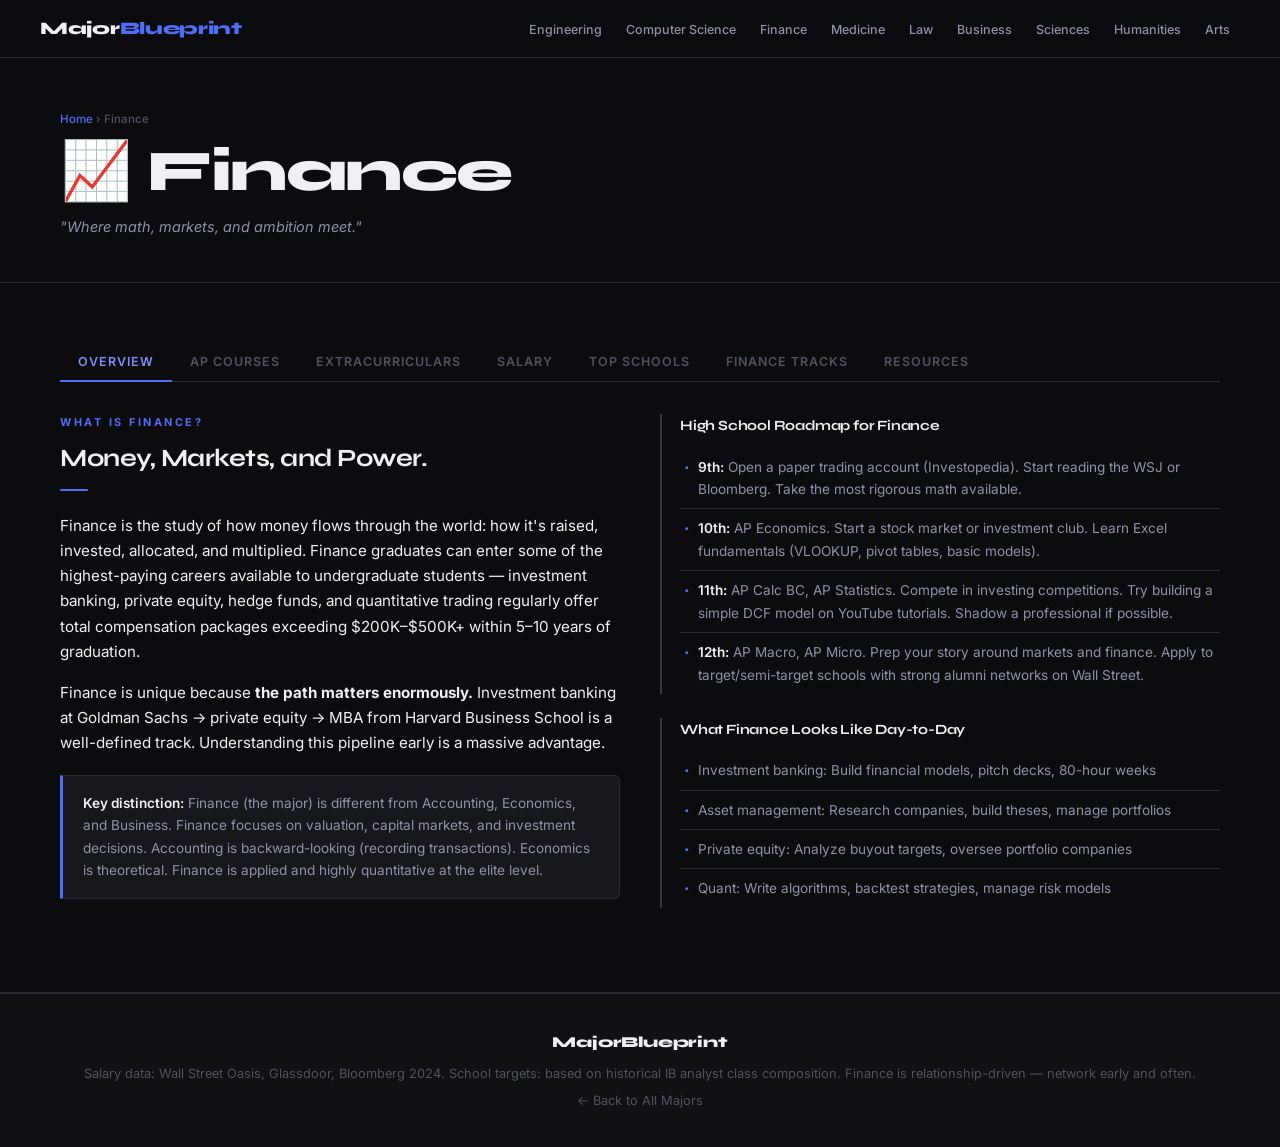
<file: majors/finance/index.html>
<!DOCTYPE html>
<html lang="en">
<head>
  <meta charset="UTF-8"/>
  <meta name="viewport" content="width=device-width, initial-scale=1.0"/>
  <title>Finance — MajorBlueprint</title>
  <link rel="stylesheet" href="../../css/style.css"/>
</head>
<body>

<nav>
  <a href="../../index.html" class="logo">Major<span>Blueprint</span></a>
  <ul class="nav-links">
    <li><a href="../engineering/index.html">Engineering</a></li>
    <li><a href="../cs/index.html">Computer Science</a></li>
    <li><a href="../finance/index.html">Finance</a></li>
    <li><a href="../medicine/index.html">Medicine</a></li>
    <li><a href="../law/index.html">Law</a></li>
    <li><a href="../business/index.html">Business</a></li>
    <li><a href="../science/index.html">Sciences</a></li>
    <li><a href="../humanities/index.html">Humanities</a></li>
    <li><a href="../arts/index.html">Arts</a></li>
  </ul>
</nav>

<div class="major-hero">
  <div class="container">
    <div class="breadcrumb"><a href="../../index.html">Home</a> › Finance</div>
    <h1>📈 Finance</h1>
    <div class="tagline">"Where math, markets, and ambition meet."</div>
  </div>
</div>

<section>
  <div class="container">
    <div class="tab-group">
      <div class="tab-row">
        <button class="tab-btn active" data-tab="overview">Overview</button>
        <button class="tab-btn" data-tab="aps">AP Courses</button>
        <button class="tab-btn" data-tab="ecs">Extracurriculars</button>
        <button class="tab-btn" data-tab="salary">Salary</button>
        <button class="tab-btn" data-tab="schools">Top Schools</button>
        <button class="tab-btn" data-tab="subtypes">Finance Tracks</button>
        <button class="tab-btn" data-tab="resources">Resources</button>
      </div>

      <div class="tab-panel active" id="overview">
        <div class="content-two-col">
          <div>
            <div class="section-label">What is Finance?</div>
            <div class="section-title">Money, Markets, and Power.</div>
            <div class="section-divider"></div>
            <p style="margin-bottom:16px; font-size:0.95rem;">Finance is the study of how money flows through the world: how it's raised, invested, allocated, and multiplied. Finance graduates can enter some of the highest-paying careers available to undergraduate students — investment banking, private equity, hedge funds, and quantitative trading regularly offer total compensation packages exceeding $200K–$500K+ within 5–10 years of graduation.</p>
            <p style="margin-bottom:16px; font-size:0.95rem;">Finance is unique because <strong>the path matters enormously.</strong> Investment banking at Goldman Sachs → private equity → MBA from Harvard Business School is a well-defined track. Understanding this pipeline early is a massive advantage.</p>
            <div class="callout">
              <strong>Key distinction:</strong> Finance (the major) is different from Accounting, Economics, and Business. Finance focuses on valuation, capital markets, and investment decisions. Accounting is backward-looking (recording transactions). Economics is theoretical. Finance is applied and highly quantitative at the elite level.
            </div>
          </div>
          <div>
            <div class="info-block">
              <h3>High School Roadmap for Finance</h3>
              <ul class="styled-list">
                <li><strong>9th:</strong> Open a paper trading account (Investopedia). Start reading the WSJ or Bloomberg. Take the most rigorous math available.</li>
                <li><strong>10th:</strong> AP Economics. Start a stock market or investment club. Learn Excel fundamentals (VLOOKUP, pivot tables, basic models).</li>
                <li><strong>11th:</strong> AP Calc BC, AP Statistics. Compete in investing competitions. Try building a simple DCF model on YouTube tutorials. Shadow a professional if possible.</li>
                <li><strong>12th:</strong> AP Macro, AP Micro. Prep your story around markets and finance. Apply to target/semi-target schools with strong alumni networks on Wall Street.</li>
              </ul>
            </div>
            <div class="info-block">
              <h3>What Finance Looks Like Day-to-Day</h3>
              <ul class="styled-list">
                <li>Investment banking: Build financial models, pitch decks, 80-hour weeks</li>
                <li>Asset management: Research companies, build theses, manage portfolios</li>
                <li>Private equity: Analyze buyout targets, oversee portfolio companies</li>
                <li>Quant: Write algorithms, backtest strategies, manage risk models</li>
              </ul>
            </div>
          </div>
        </div>
      </div>

      <div class="tab-panel" id="aps">
        <div class="section-label">AP Courses</div>
        <div class="section-title">Build the Quantitative Foundation</div>
        <div class="section-divider"></div>
        <div class="content-two-col">
          <div>
            <div class="info-block">
              <h3>🔴 Essential</h3>
              <div class="badge-row">
                <span class="badge rust">AP Calculus BC</span>
                <span class="badge rust">AP Statistics</span>
                <span class="badge rust">AP Microeconomics</span>
                <span class="badge rust">AP Macroeconomics</span>
              </div>
              <ul class="styled-list" style="margin-top:12px;">
                <li><strong>AP Calc BC</strong> — Quantitative finance requires calculus. This is your baseline. A 5 is expected at target schools.</li>
                <li><strong>AP Statistics</strong> — Risk, probability, and data analysis are core finance skills. Strong signal for quant finance.</li>
                <li><strong>AP Micro + Macro</strong> — Understanding how markets and economies function is foundational. Take both.</li>
              </ul>
            </div>
          </div>
          <div>
            <div class="info-block">
              <h3>🟡 Highly Recommended</h3>
              <div class="badge-row">
                <span class="badge gold">AP CS A</span>
                <span class="badge gold">AP US History</span>
                <span class="badge gold">AP English Lang</span>
                <span class="badge gold">AP Psychology</span>
              </div>
              <ul class="styled-list" style="margin-top:12px;">
                <li><strong>AP CS A</strong> — Even non-quant finance roles now require coding. Excel → Python → SQL is the progression.</li>
                <li><strong>AP History + English</strong> — Finance involves extensive writing and presentation. Communication skills are how you get promoted.</li>
                <li><strong>AP Psychology</strong> — Behavioral finance is a real field. Understanding human decision-making is increasingly valued.</li>
              </ul>
            </div>
          </div>
        </div>
      </div>

      <div class="tab-panel" id="ecs">
        <div class="section-label">Extracurriculars</div>
        <div class="section-title">Demonstrate Financial Sophistication Early</div>
        <div class="section-divider"></div>
        <div class="content-two-col">
          <div>
            <div class="info-block">
              <h3>🏆 Tier 1</h3>
              <ul class="styled-list">
                <li><strong>Investment / Finance Club — President</strong> — Lead a club that manages a mock portfolio, presents investment pitches, hosts speakers. This is the #1 signal.</li>
                <li><strong>Stock pitch competition</strong> — CNBC's Invest in You, CFA Institute Research Challenge. Win or place competitively.</li>
                <li><strong>Internship at a financial firm</strong> — Even unpaid, even at a small local firm. Any real exposure is extraordinary for a high schooler.</li>
                <li><strong>Personal investment portfolio</strong> — Open a real account (with parental help). Document your thesis and returns. Talk about this in essays.</li>
              </ul>
            </div>
          </div>
          <div>
            <div class="info-block">
              <h3>🥈 Tier 2</h3>
              <ul class="styled-list">
                <li>Build a financial model (DCF, LBO intro) — document and share it</li>
                <li>Business/entrepreneurship competitions (DECA, FBLA)</li>
                <li>Write a finance blog or newsletter with real stock analysis</li>
                <li>Shadow a banker, financial advisor, or analyst</li>
                <li>AMC/AIME math competition — quantitative finance doors open with strong math credentials</li>
              </ul>
            </div>
            <div class="info-block">
              <h3>🗣️ Soft Skills That Matter in Finance</h3>
              <ul class="styled-list">
                <li>Public speaking and persuasive presentation</li>
                <li>Professional writing and email etiquette</li>
                <li>Networking — the finance world runs on relationships</li>
                <li>Excel proficiency (non-negotiable in any finance role)</li>
              </ul>
            </div>
          </div>
        </div>
      </div>

      <div class="tab-panel" id="salary">
        <div class="section-label">Salary</div>
        <div class="section-title">The Finance Career Ladder</div>
        <div class="section-divider"></div>
        <div class="callout"><strong>Important:</strong> Finance salaries have a massive range based on track. Investment banking → PE pays 5–10x corporate finance at the same experience level. The numbers below are for the investment banking / high finance track. Corporate finance and financial planning pay significantly less but offer better lifestyle.</div>
        <div class="salary-grid">
          <div class="salary-cell header">Graduation (IB Analyst)</div>
          <div class="salary-cell header">5 Years (Associate)</div>
          <div class="salary-cell header">10 Years (VP/PE)</div>
          <div class="salary-cell header">20 Years (MD/Partner)</div>
          <div class="salary-cell header">40 Years (Partner/CIO)</div>
          <div class="salary-cell"><span class="amount">$110K</span><span class="label">Base + ~$60K bonus</span></div>
          <div class="salary-cell"><span class="amount">$250K</span><span class="label">Base + bonus</span></div>
          <div class="salary-cell"><span class="amount">$450K</span><span class="label">Total comp</span></div>
          <div class="salary-cell"><span class="amount">$1M+</span><span class="label">Total comp</span></div>
          <div class="salary-cell"><span class="amount">$5M+</span><span class="label">Carry + comp</span></div>
        </div>
        <div style="margin-top:28px;">
          <div class="section-label" style="margin-bottom:12px;">Finance Track Comparison at 10 Years</div>
          <table class="schools-table">
            <thead><tr><th>Track</th><th>Title at 10 Yrs</th><th>Total Comp</th><th>Lifestyle</th></tr></thead>
            <tbody>
              <tr><td>Investment Banking</td><td>VP</td><td>$400K–$700K</td><td>80+ hr weeks</td></tr>
              <tr><td>Private Equity</td><td>VP/Principal</td><td>$500K–$1.5M</td><td>60–80 hr weeks</td></tr>
              <tr><td>Hedge Fund</td><td>Portfolio Manager</td><td>$500K–$5M+</td><td>Intense, variable</td></tr>
              <tr><td>Quantitative Trading</td><td>Senior Quant</td><td>$500K–$2M</td><td>Intense, high-reward</td></tr>
              <tr><td>Asset Management</td><td>PM / Senior Analyst</td><td>$200K–$500K</td><td>55–65 hrs</td></tr>
              <tr><td>Corporate Finance (FP&A)</td><td>Sr. Manager / Director</td><td>$120K–$200K</td><td>40–50 hrs</td></tr>
              <tr><td>Financial Planning (RIA)</td><td>Senior Advisor</td><td>$100K–$200K</td><td>40–50 hrs</td></tr>
            </tbody>
          </table>
        </div>
      </div>

      <div class="tab-panel" id="schools">
        <div class="section-label">Top Schools</div>
        <div class="section-title">Target Schools for Finance</div>
        <div class="section-divider"></div>
        <div class="callout"><strong>Target vs. Semi-Target:</strong> In investment banking, "target schools" are where banks actively recruit on campus. Getting into a target school makes breaking into IB dramatically easier. Non-targets can make it but need exceptional networking.</div>
        <table class="schools-table">
          <thead><tr><th>School</th><th>Finance Reputation</th><th>SAT Range</th><th>GPA</th><th>Accept Rate</th><th>IB Status</th></tr></thead>
          <tbody>
            <tr><td>Wharton (Penn)</td><td>The best undergraduate business school in the world</td><td>1500–1580</td><td>3.9+</td><td class="accept-rate">6%</td><td>🎯 Top Target</td></tr>
            <tr><td>Harvard</td><td>Economics + social capital → any finance door</td><td>1500–1580</td><td>3.9+</td><td class="accept-rate">4%</td><td>🎯 Top Target</td></tr>
            <tr><td>Princeton</td><td>Economics / ORFE → quant and IB</td><td>1500–1580</td><td>3.9+</td><td class="accept-rate">4%</td><td>🎯 Top Target</td></tr>
            <tr><td>Yale</td><td>Economics → IB, law, policy</td><td>1490–1570</td><td>3.9+</td><td class="accept-rate">5%</td><td>🎯 Top Target</td></tr>
            <tr><td>Columbia</td><td>NYC location. Direct pipeline to Wall Street</td><td>1490–1570</td><td>3.9+</td><td class="accept-rate">4%</td><td>🎯 Top Target</td></tr>
            <tr><td>NYU Stern</td><td>Best undergraduate finance school in NYC. Real Wall St proximity</td><td>1440–1560</td><td>3.7+</td><td class="accept-rate">13%</td><td>🎯 Target</td></tr>
            <tr><td>Georgetown (McDonough)</td><td>Strong D.C. finance and consulting pipeline</td><td>1380–1540</td><td>3.7+</td><td class="accept-rate">12%</td><td>🎯 Target</td></tr>
            <tr><td>Notre Dame (Mendoza)</td><td>Top-ranked undergrad business. IB recruiting is excellent</td><td>1400–1530</td><td>3.7+</td><td class="accept-rate">13%</td><td>Semi-Target</td></tr>
            <tr><td>Michigan Ross</td><td>Top public business school. Strong IB recruiting</td><td>1380–1540</td><td>3.8+</td><td class="accept-rate">18%</td><td>Semi-Target</td></tr>
            <tr><td>Villanova</td><td>Strong regional finance network. NJ/PA proximity</td><td>1310–1480</td><td>3.6+</td><td class="accept-rate">25%</td><td>Semi-Target</td></tr>
          </tbody>
        </table>
      </div>

      <div class="tab-panel" id="subtypes">
        <div class="section-label">Finance Tracks</div>
        <div class="section-title">Which Finance Career?</div>
        <div class="section-divider"></div>
        <div class="subtype-grid">
          <div class="subtype-card"><div class="sub-name">🏦 Investment Banking</div><span class="sub-salary">$170K → $1M+ (MD)</span><div class="sub-desc">Advise companies on mergers, acquisitions, and capital raises. Incredibly demanding hours (80–100/week as analyst). But the pay and exit opportunities (PE, hedge fund, corporate, MBA) are elite. The classic "break-in" career.</div></div>
          <div class="subtype-card"><div class="sub-name">🏢 Private Equity</div><span class="sub-salary">$200K → $5M+ (Partner)</span><div class="sub-desc">Buy companies, improve them, sell them at profit. 2-and-20 fee structure generates massive carried interest. Typically requires 2–3 years IB first. The most competitive exit from investment banking. Long-term wealth accumulation is exceptional.</div></div>
          <div class="subtype-card"><div class="sub-name">📉 Hedge Funds</div><span class="sub-salary">$150K → $unlimited (PM)</span><div class="sub-desc">Trade securities using sophisticated strategies: long/short equity, macro, event-driven. Star portfolio managers can earn tens of millions. Extreme performance pressure. Ken Griffin (Citadel), Steve Cohen (Point72) are examples of the ceiling.</div></div>
          <div class="subtype-card"><div class="sub-name">📐 Quantitative Finance</div><span class="sub-salary">$150K → $2M+ (senior)</span><div class="sub-desc">Apply math and CS to trading. Jane Street, Citadel, Two Sigma, DE Shaw. Require exceptional math — think AIME/Putnam level. The CS–finance overlap pays the highest in the industry. Start with competitive math in high school.</div></div>
          <div class="subtype-card"><div class="sub-name">📊 Asset Management / AM</div><span class="sub-salary">$90K → $400K+ (PM)</span><div class="sub-desc">Manage portfolios for institutions or individuals. BlackRock, Vanguard, Fidelity, T. Rowe Price. More lifestyle-friendly than IB/PE but still highly selective at top firms. CFA designation is important in this track.</div></div>
          <div class="subtype-card"><div class="sub-name">🏦 Corporate Finance / FP&A</div><span class="sub-salary">$65K → $200K (CFO path)</span><div class="sub-desc">Work inside a company managing its finances. Budgeting, forecasting, capital allocation. Better hours than banking. CFO track for ambitious candidates. Less glamorous but highly stable and skills transfer across industries.</div></div>
          <div class="subtype-card"><div class="sub-name">🏘️ Real Estate Finance</div><span class="sub-salary">$70K → $300K+ (principal)</span><div class="sub-desc">REITs, real estate private equity, commercial real estate lending. Less competitive to break into than traditional PE. Strong income potential. Chicago, NYC, LA are hubs. Often overlaps with development and construction.</div></div>
          <div class="subtype-card"><div class="sub-name">🌱 Venture Capital</div><span class="sub-salary">$80K → $5M+ (GP)</span><div class="res-desc">Fund early-stage startups. Requires either IB/PE background or successful entrepreneurship. Extremely difficult to break into without a track record. The carry on a successful fund is transformative wealth.</div></div>
        </div>
      </div>

      <div class="tab-panel" id="resources">
        <div class="section-label">Resources</div>
        <div class="section-title">Finance Self-Education Materials</div>
        <div class="section-divider"></div>
        <div class="resource-grid">
          <a href="https://www.wallstreetoasis.com" target="_blank" class="resource-card"><div class="res-type">Community</div><div class="res-name">Wall Street Oasis</div><div class="res-desc">The #1 finance career forum. Salary data, interview prep, breaking-in guides, and a community of professionals. Essential resource.</div></a>
          <a href="https://www.mergersandinquisitions.com" target="_blank" class="resource-card"><div class="res-type">Guide</div><div class="res-name">Mergers & Inquisitions</div><div class="res-desc">The most comprehensive free resource for breaking into investment banking. Covers everything from networking to modeling to interview prep.</div></a>
          <a href="https://www.wsj.com" target="_blank" class="resource-card"><div class="res-type">News</div><div class="res-name">Wall Street Journal</div><div class="res-desc">Read this daily. Students often get discounted access. Understanding current markets and deals is essential for interviews and general literacy.</div></a>
          <a href="https://corporatefinanceinstitute.com" target="_blank" class="resource-card"><div class="res-type">Courses</div><div class="res-name">Corporate Finance Institute (CFI)</div><div class="res-desc">Free and paid courses in financial modeling, valuation, Excel, and accounting. Highly recognized certifications. Start with Excel Fundamentals.</div></a>
          <a href="https://www.investopedia.com" target="_blank" class="resource-card"><div class="res-type">Reference</div><div class="res-name">Investopedia</div><div class="res-desc">The encyclopedia of finance. Look up any term here. Also has a free stock market simulator to practice investing without real money.</div></a>
          <a href="https://finance.yahoo.com" target="_blank" class="resource-card"><div class="res-type">Tool</div><div class="res-name">Yahoo Finance</div><div class="res-desc">Free financial data on any public company. Read 10-K filings, check earnings, track your mock portfolio. This is your starting research tool.</div></a>
        </div>
        <div style="margin-top:28px;">
          <div class="section-label" style="margin-bottom:12px;">📚 Essential Reading</div>
          <div class="resource-grid">
            <div class="resource-card"><div class="res-type">Book</div><div class="res-name">The Intelligent Investor — Benjamin Graham</div><div class="res-desc">Warren Buffett's bible. Foundational value investing philosophy. Read this before any stock pitch or interview. Chapters 8 and 20 are essential.</div></div>
            <div class="resource-card"><div class="res-type">Book</div><div class="res-name">Liar's Poker — Michael Lewis</div><div class="res-desc">The definitive insider account of Wall Street culture at Salomon Brothers. Essential cultural context for understanding investment banking.</div></div>
            <div class="resource-card"><div class="res-type">Book</div><div class="res-name">The Big Short — Michael Lewis</div><div class="res-desc">How a handful of investors bet against the housing market. The best narrative explanation of complex financial instruments (CDOs, CDS).</div></div>
            <div class="resource-card"><div class="res-type">Book</div><div class="res-name">Investment Banking (Rosenbaum & Pearl)</div><div class="res-desc">The actual IB technical interview bible. Covers valuation methodologies (DCF, comps, precedent transactions). Read before interviews in senior year.</div></div>
          </div>
        </div>
      </div>
    </div>
  </div>
</section>

<footer>
  <strong>MajorBlueprint</strong>
  <p style="margin-top:8px;">Salary data: Wall Street Oasis, Glassdoor, Bloomberg 2024. School targets: based on historical IB analyst class composition. Finance is relationship-driven — network early and often.</p>
  <p style="margin-top:6px;"><a href="../../index.html" style="color:var(--gold);">← Back to All Majors</a></p>
</footer>
<script src="../../js/main.js"></script>
</body>
</html>
</file>
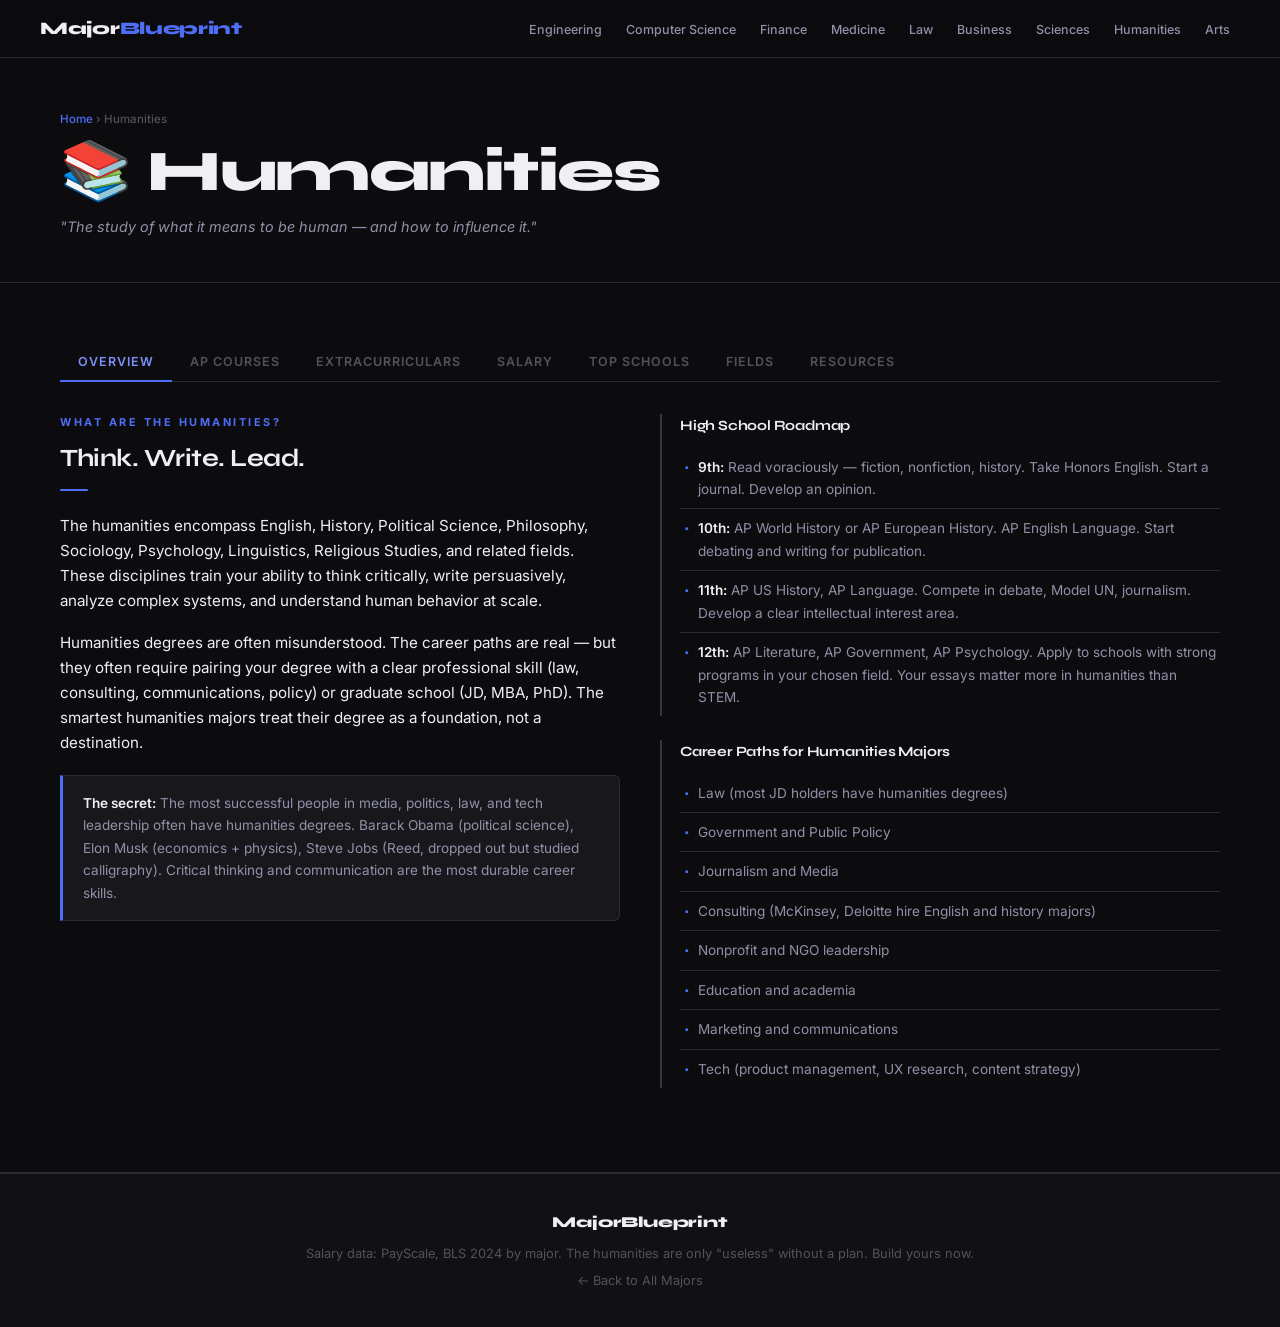
<file: majors/humanities/index.html>
<!DOCTYPE html>
<html lang="en">
<head>
  <meta charset="UTF-8"/>
  <meta name="viewport" content="width=device-width, initial-scale=1.0"/>
  <title>Humanities — MajorBlueprint</title>
  <link rel="stylesheet" href="../../css/style.css"/>
</head>
<body>
<nav>
  <a href="../../index.html" class="logo">Major<span>Blueprint</span></a>
  <ul class="nav-links">
    <li><a href="../engineering/index.html">Engineering</a></li>
    <li><a href="../cs/index.html">Computer Science</a></li>
    <li><a href="../finance/index.html">Finance</a></li>
    <li><a href="../medicine/index.html">Medicine</a></li>
    <li><a href="../law/index.html">Law</a></li>
    <li><a href="../business/index.html">Business</a></li>
    <li><a href="../science/index.html">Sciences</a></li>
    <li><a href="../humanities/index.html">Humanities</a></li>
    <li><a href="../arts/index.html">Arts</a></li>
  </ul>
</nav>

<div class="major-hero">
  <div class="container">
    <div class="breadcrumb"><a href="../../index.html">Home</a> › Humanities</div>
    <h1>📚 Humanities</h1>
    <div class="tagline">"The study of what it means to be human — and how to influence it."</div>
  </div>
</div>

<section>
  <div class="container">
    <div class="tab-group">
      <div class="tab-row">
        <button class="tab-btn active" data-tab="overview">Overview</button>
        <button class="tab-btn" data-tab="aps">AP Courses</button>
        <button class="tab-btn" data-tab="ecs">Extracurriculars</button>
        <button class="tab-btn" data-tab="salary">Salary</button>
        <button class="tab-btn" data-tab="schools">Top Schools</button>
        <button class="tab-btn" data-tab="subtypes">Fields</button>
        <button class="tab-btn" data-tab="resources">Resources</button>
      </div>

      <div class="tab-panel active" id="overview">
        <div class="content-two-col">
          <div>
            <div class="section-label">What are the Humanities?</div>
            <div class="section-title">Think. Write. Lead.</div>
            <div class="section-divider"></div>
            <p style="margin-bottom:16px; font-size:0.95rem;">The humanities encompass English, History, Political Science, Philosophy, Sociology, Psychology, Linguistics, Religious Studies, and related fields. These disciplines train your ability to think critically, write persuasively, analyze complex systems, and understand human behavior at scale.</p>
            <p style="margin-bottom:16px; font-size:0.95rem;">Humanities degrees are often misunderstood. The career paths are real — but they often require pairing your degree with a clear professional skill (law, consulting, communications, policy) or graduate school (JD, MBA, PhD). The smartest humanities majors treat their degree as a foundation, not a destination.</p>
            <div class="callout"><strong>The secret:</strong> The most successful people in media, politics, law, and tech leadership often have humanities degrees. Barack Obama (political science), Elon Musk (economics + physics), Steve Jobs (Reed, dropped out but studied calligraphy). Critical thinking and communication are the most durable career skills.</div>
          </div>
          <div>
            <div class="info-block">
              <h3>High School Roadmap</h3>
              <ul class="styled-list">
                <li><strong>9th:</strong> Read voraciously — fiction, nonfiction, history. Take Honors English. Start a journal. Develop an opinion.</li>
                <li><strong>10th:</strong> AP World History or AP European History. AP English Language. Start debating and writing for publication.</li>
                <li><strong>11th:</strong> AP US History, AP Language. Compete in debate, Model UN, journalism. Develop a clear intellectual interest area.</li>
                <li><strong>12th:</strong> AP Literature, AP Government, AP Psychology. Apply to schools with strong programs in your chosen field. Your essays matter more in humanities than STEM.</li>
              </ul>
            </div>
            <div class="info-block">
              <h3>Career Paths for Humanities Majors</h3>
              <ul class="styled-list">
                <li>Law (most JD holders have humanities degrees)</li>
                <li>Government and Public Policy</li>
                <li>Journalism and Media</li>
                <li>Consulting (McKinsey, Deloitte hire English and history majors)</li>
                <li>Nonprofit and NGO leadership</li>
                <li>Education and academia</li>
                <li>Marketing and communications</li>
                <li>Tech (product management, UX research, content strategy)</li>
              </ul>
            </div>
          </div>
        </div>
      </div>

      <div class="tab-panel" id="aps">
        <div class="section-label">AP Courses</div>
        <div class="section-title">Breadth + Depth in Human Knowledge</div>
        <div class="section-divider"></div>
        <div class="content-two-col">
          <div>
            <div class="info-block">
              <h3>🔴 Essential</h3>
              <div class="badge-row">
                <span class="badge rust">AP English Language</span>
                <span class="badge rust">AP English Literature</span>
                <span class="badge rust">AP US History</span>
                <span class="badge rust">AP World History</span>
                <span class="badge rust">AP US Gov & Politics</span>
              </div>
            </div>
          </div>
          <div>
            <div class="info-block">
              <h3>🟡 Recommended (by track)</h3>
              <div class="badge-row">
                <span class="badge gold">AP Psychology</span>
                <span class="badge gold">AP Human Geography</span>
                <span class="badge gold">AP Statistics</span>
                <span class="badge gold">AP Comp Gov & Politics</span>
                <span class="badge gold">AP European History</span>
              </div>
              <ul class="styled-list" style="margin-top:12px;">
                <li><strong>AP Stats</strong> — Quantitative literacy is essential for policy, psychology research, and communications in the modern era</li>
                <li><strong>AP Psychology</strong> — Foundational for social science research, UX, HR, and behavior-adjacent careers</li>
              </ul>
            </div>
          </div>
        </div>
      </div>

      <div class="tab-panel" id="ecs">
        <div class="section-label">Extracurriculars</div>
        <div class="section-title">Words, Ideas, Impact</div>
        <div class="section-divider"></div>
        <div class="content-two-col">
          <div>
            <div class="info-block">
              <h3>🏆 Tier 1</h3>
              <ul class="styled-list">
                <li><strong>Policy/Lincoln-Douglas Debate (nationally competitive)</strong></li>
                <li><strong>School newspaper — Editor-in-Chief</strong> — Lead a publication, set editorial direction, write seriously</li>
                <li><strong>Published writing</strong> — Op-ed in local paper, Scholastic journalism competition, literary magazine</li>
                <li><strong>Student government — President</strong></li>
                <li><strong>Model United Nations (national/international level)</strong></li>
              </ul>
            </div>
          </div>
          <div>
            <div class="info-block">
              <h3>🥈 Tier 2</h3>
              <ul class="styled-list">
                <li>Mock Trial (captain)</li>
                <li>Literary magazine (editor/founder)</li>
                <li>Community advocacy or social justice initiative</li>
                <li>History Day competition (National History Day)</li>
                <li>Foreign language club or tutoring</li>
              </ul>
            </div>
          </div>
        </div>
      </div>

      <div class="tab-panel" id="salary">
        <div class="section-label">Salary</div>
        <div class="section-title">What Humanities Majors Earn</div>
        <div class="section-divider"></div>
        <div class="callout"><strong>Context matters:</strong> A political science major at Harvard who goes to Yale Law then joins Cravath earns $225K at age 25. A sociology major at a regional school who doesn't plan a career path earns $38K. The degree is the foundation — the plan is the multiplier.</div>
        <div class="salary-grid">
          <div class="salary-cell header">Graduation</div>
          <div class="salary-cell header">5 Years</div>
          <div class="salary-cell header">10 Years</div>
          <div class="salary-cell header">20 Years</div>
          <div class="salary-cell header">40 Years</div>
          <div class="salary-cell"><span class="amount">$42K</span><span class="label">Entry (no plan)</span></div>
          <div class="salary-cell"><span class="amount">$62K</span><span class="label">Manager / editor</span></div>
          <div class="salary-cell"><span class="amount">$85K</span><span class="label">Senior manager</span></div>
          <div class="salary-cell"><span class="amount">$120K</span><span class="label">Director level</span></div>
          <div class="salary-cell"><span class="amount">$200K+</span><span class="label">C-suite (with path)</span></div>
        </div>
      </div>

      <div class="tab-panel" id="schools">
        <div class="section-label">Top Schools</div>
        <div class="section-title">Best Humanities Programs</div>
        <div class="section-divider"></div>
        <table class="schools-table">
          <thead><tr><th>School</th><th>Humanities Strengths</th><th>SAT Range</th><th>Accept Rate</th></tr></thead>
          <tbody>
            <tr><td>Harvard</td><td>History, English, Gov, Philosophy — all elite</td><td>1500–1580</td><td class="accept-rate">4%</td></tr>
            <tr><td>Yale</td><td>English, History, Political Science, Classics</td><td>1490–1570</td><td class="accept-rate">5%</td></tr>
            <tr><td>Princeton</td><td>History, Politics, Philosophy — Woodrow Wilson School</td><td>1500–1580</td><td class="accept-rate">4%</td></tr>
            <tr><td>Columbia</td><td>Core Curriculum — the gold standard in humanistic education</td><td>1490–1570</td><td class="accept-rate">4%</td></tr>
            <tr><td>UChicago</td><td>The most rigorous humanities program in America. Classics, philosophy, social thought.</td><td>1490–1570</td><td class="accept-rate">5%</td></tr>
            <tr><td>Williams College</td><td>Best liberal arts college for humanities. Small, intense, extraordinary faculty.</td><td>1450–1560</td><td class="accept-rate">9%</td></tr>
            <tr><td>Amherst College</td><td>No required curriculum. Deep intellectual freedom. Strong alumni network.</td><td>1440–1560</td><td class="accept-rate">9%</td></tr>
            <tr><td>Swarthmore</td><td>Intellectually intense liberal arts. Strong in economics + political science.</td><td>1440–1570</td><td class="accept-rate">8%</td></tr>
          </tbody>
        </table>
      </div>

      <div class="tab-panel" id="subtypes">
        <div class="section-label">Humanities Fields</div>
        <div class="section-title">Which Humanities Discipline?</div>
        <div class="section-divider"></div>
        <div class="subtype-grid">
          <div class="subtype-card"><div class="sub-name">📖 English / Literature</div><span class="sub-salary">$40K → $120K (senior comms)</span><div class="sub-desc">Reading, analysis, writing. Prepares for law, publishing, education, media, communications, and content strategy. The writing skills you build have value in every industry.</div></div>
          <div class="subtype-card"><div class="sub-name">🏛️ Political Science</div><span class="sub-salary">$48K → $250K+ (law/policy)</span><div class="sub-desc">Government, international relations, political theory. Gateway to law school, government service, NGOs, think tanks, journalism, and elected office. The most career-flexible humanities major.</div></div>
          <div class="subtype-card"><div class="sub-name">📜 History</div><span class="sub-salary">$40K → $200K+ (law/academia)</span><div class="sub-desc">Research, analysis, and synthesis of the past. Exceptional writing and argumentation skills. Most history majors go to law school, graduate school, or education. The second-highest average LSAT score after philosophy.</div></div>
          <div class="subtype-card"><div class="sub-name">🧠 Psychology</div><span class="sub-salary">$42K → $200K+ (PhD/clinical)</span><div class="sub-desc">Human behavior, cognition, emotion, mental health. BS → clinical PhD or PsyD for practice. Also valuable for UX research, HR, marketing, and organizational behavior. Growing rapidly.</div></div>
          <div class="subtype-card"><div class="sub-name">📐 Philosophy</div><span class="sub-salary">$42K → $300K+ (law/tech ethics)</span><div class="sub-desc">Logic, ethics, epistemology. The highest average LSAT score of any major. Valued in law, policy, AI ethics, and tech leadership. Teaches systematic thinking that's applicable everywhere.</div></div>
          <div class="subtype-card"><div class="sub-name">🌐 Sociology / Anthropology</div><span class="sub-salary">$38K → $100K (research/policy)</span><div class="sub-desc">Social systems, cultures, inequality, organizations. Valuable for policy work, public health, social services, academic research, and UX/market research. Graduate school is often the path to advancement.</div></div>
        </div>
      </div>

      <div class="tab-panel" id="resources">
        <div class="section-label">Resources</div>
        <div class="section-title">Essential Reading & Tools</div>
        <div class="section-divider"></div>
        <div class="resource-grid">
          <a href="https://www.newyorker.com" target="_blank" class="resource-card"><div class="res-type">Reading</div><div class="res-name">The New Yorker</div><div class="res-desc">The gold standard of long-form journalism and literary culture. Read at least one article per week. This is what excellent writing looks like.</div></a>
          <a href="https://www.nytimes.com/section/opinion" target="_blank" class="resource-card"><div class="res-type">Opinion / Argument</div><div class="res-name">NYT Opinion</div><div class="res-desc">Model argumentation and persuasive writing. Read columns you disagree with. Understanding the strongest version of opposing views is essential for debate and writing.</div></a>
          <a href="https://nationalhistoryday.org" target="_blank" class="resource-card"><div class="res-type">Competition</div><div class="res-name">National History Day</div><div class="res-desc">The most prestigious history competition for HS students. Research, document, and present historical analysis. Excellent for college applications.</div></a>
          <a href="https://gutenberg.org" target="_blank" class="resource-card"><div class="res-type">Free Books</div><div class="res-name">Project Gutenberg</div><div class="res-desc">Free access to every book whose copyright has expired. All of Shakespeare, Plato, Dickens, Austen, Hemingway. Read widely — the breadth shows.</div></a>
        </div>
      </div>
    </div>
  </div>
</section>

<footer>
  <strong>MajorBlueprint</strong>
  <p style="margin-top:8px;">Salary data: PayScale, BLS 2024 by major. The humanities are only "useless" without a plan. Build yours now.</p>
  <p style="margin-top:6px;"><a href="../../index.html" style="color:var(--gold);">← Back to All Majors</a></p>
</footer>
<script src="../../js/main.js"></script>
</body>
</html>
</file>
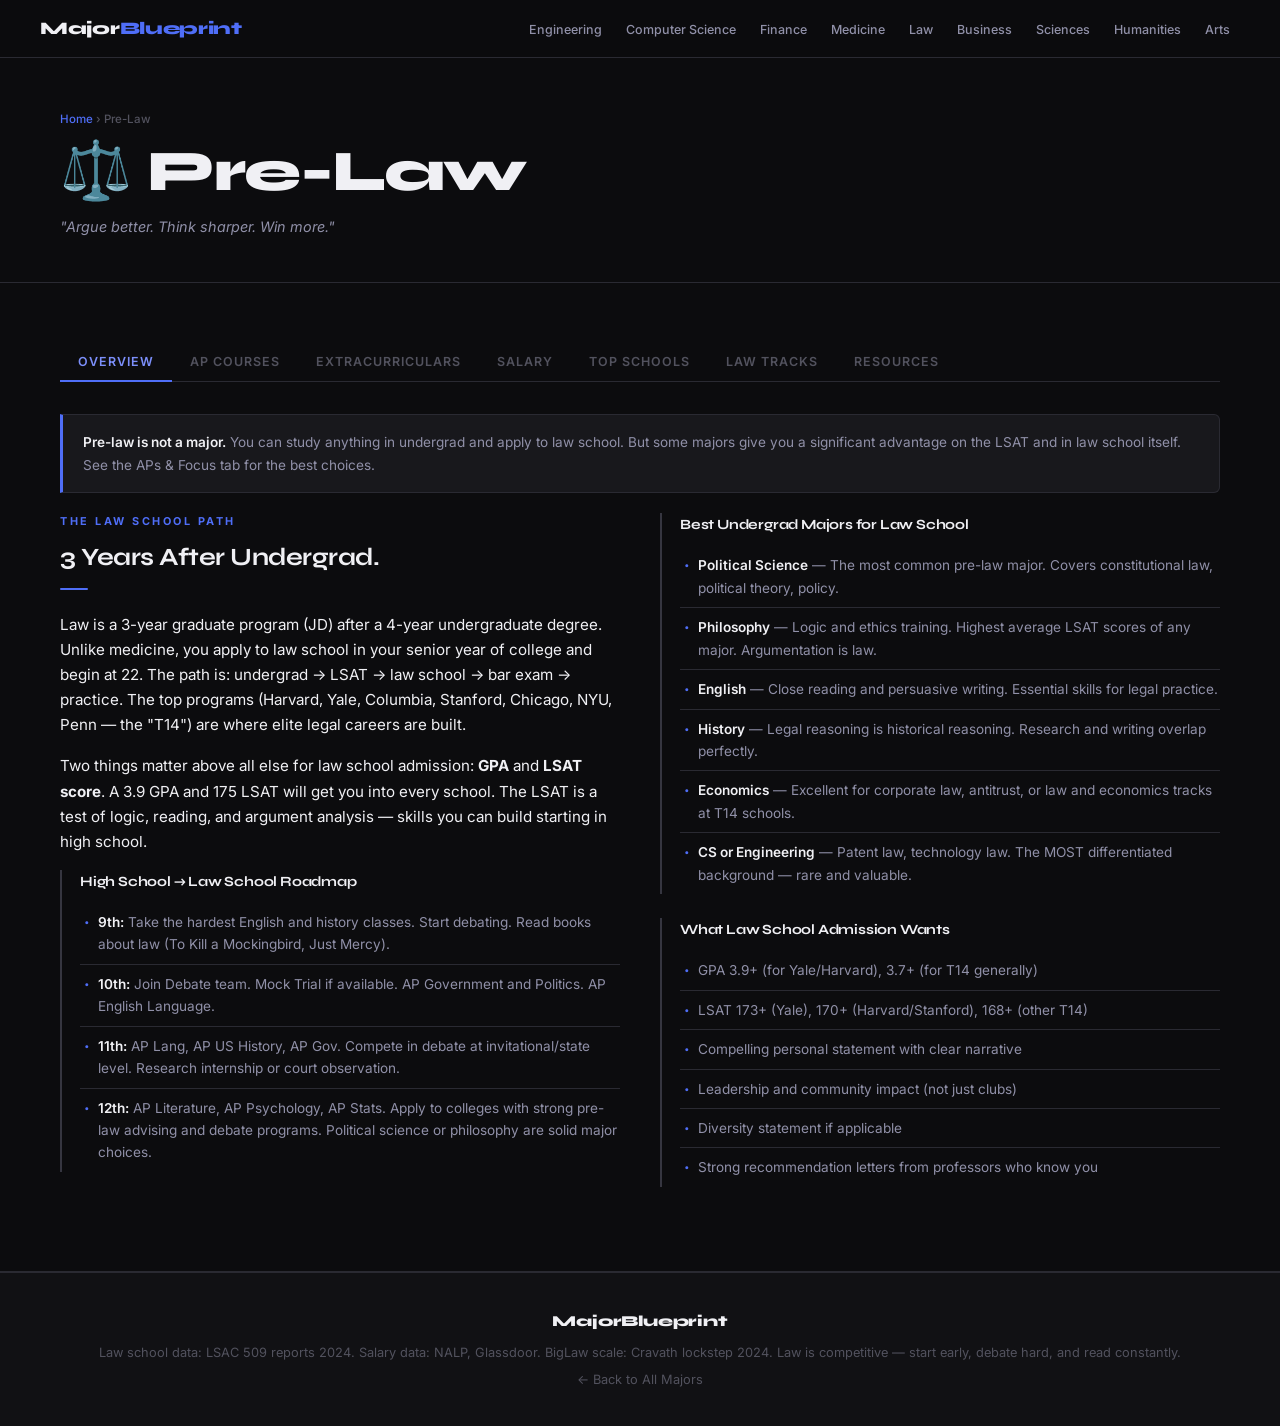
<file: majors/law/index.html>
<!DOCTYPE html>
<html lang="en">
<head>
  <meta charset="UTF-8"/>
  <meta name="viewport" content="width=device-width, initial-scale=1.0"/>
  <title>Pre-Law — MajorBlueprint</title>
  <link rel="stylesheet" href="../../css/style.css"/>
</head>
<body>
<nav>
  <a href="../../index.html" class="logo">Major<span>Blueprint</span></a>
  <ul class="nav-links">
    <li><a href="../engineering/index.html">Engineering</a></li>
    <li><a href="../cs/index.html">Computer Science</a></li>
    <li><a href="../finance/index.html">Finance</a></li>
    <li><a href="../medicine/index.html">Medicine</a></li>
    <li><a href="../law/index.html">Law</a></li>
    <li><a href="../business/index.html">Business</a></li>
    <li><a href="../science/index.html">Sciences</a></li>
    <li><a href="../humanities/index.html">Humanities</a></li>
    <li><a href="../arts/index.html">Arts</a></li>
  </ul>
</nav>

<div class="major-hero">
  <div class="container">
    <div class="breadcrumb"><a href="../../index.html">Home</a> › Pre-Law</div>
    <h1>⚖️ Pre-Law</h1>
    <div class="tagline">"Argue better. Think sharper. Win more."</div>
  </div>
</div>

<section>
  <div class="container">
    <div class="tab-group">
      <div class="tab-row">
        <button class="tab-btn active" data-tab="overview">Overview</button>
        <button class="tab-btn" data-tab="aps">AP Courses</button>
        <button class="tab-btn" data-tab="ecs">Extracurriculars</button>
        <button class="tab-btn" data-tab="salary">Salary</button>
        <button class="tab-btn" data-tab="schools">Top Schools</button>
        <button class="tab-btn" data-tab="subtypes">Law Tracks</button>
        <button class="tab-btn" data-tab="resources">Resources</button>
      </div>

      <div class="tab-panel active" id="overview">
        <div class="callout"><strong>Pre-law is not a major.</strong> You can study anything in undergrad and apply to law school. But some majors give you a significant advantage on the LSAT and in law school itself. See the APs & Focus tab for the best choices.</div>
        <div class="content-two-col">
          <div>
            <div class="section-label">The Law School Path</div>
            <div class="section-title">3 Years After Undergrad.</div>
            <div class="section-divider"></div>
            <p style="margin-bottom:16px; font-size:0.95rem;">Law is a 3-year graduate program (JD) after a 4-year undergraduate degree. Unlike medicine, you apply to law school in your senior year of college and begin at 22. The path is: undergrad → LSAT → law school → bar exam → practice. The top programs (Harvard, Yale, Columbia, Stanford, Chicago, NYU, Penn — the "T14") are where elite legal careers are built.</p>
            <p style="margin-bottom:16px; font-size:0.95rem;">Two things matter above all else for law school admission: <strong>GPA</strong> and <strong>LSAT score</strong>. A 3.9 GPA and 175 LSAT will get you into every school. The LSAT is a test of logic, reading, and argument analysis — skills you can build starting in high school.</p>
            <div class="info-block">
              <h3>High School → Law School Roadmap</h3>
              <ul class="styled-list">
                <li><strong>9th:</strong> Take the hardest English and history classes. Start debating. Read books about law (To Kill a Mockingbird, Just Mercy).</li>
                <li><strong>10th:</strong> Join Debate team. Mock Trial if available. AP Government and Politics. AP English Language.</li>
                <li><strong>11th:</strong> AP Lang, AP US History, AP Gov. Compete in debate at invitational/state level. Research internship or court observation.</li>
                <li><strong>12th:</strong> AP Literature, AP Psychology, AP Stats. Apply to colleges with strong pre-law advising and debate programs. Political science or philosophy are solid major choices.</li>
              </ul>
            </div>
          </div>
          <div>
            <div class="info-block">
              <h3>Best Undergrad Majors for Law School</h3>
              <ul class="styled-list">
                <li><strong>Political Science</strong> — The most common pre-law major. Covers constitutional law, political theory, policy.</li>
                <li><strong>Philosophy</strong> — Logic and ethics training. Highest average LSAT scores of any major. Argumentation is law.</li>
                <li><strong>English</strong> — Close reading and persuasive writing. Essential skills for legal practice.</li>
                <li><strong>History</strong> — Legal reasoning is historical reasoning. Research and writing overlap perfectly.</li>
                <li><strong>Economics</strong> — Excellent for corporate law, antitrust, or law and economics tracks at T14 schools.</li>
                <li><strong>CS or Engineering</strong> — Patent law, technology law. The MOST differentiated background — rare and valuable.</li>
              </ul>
            </div>
            <div class="info-block">
              <h3>What Law School Admission Wants</h3>
              <ul class="styled-list">
                <li>GPA 3.9+ (for Yale/Harvard), 3.7+ (for T14 generally)</li>
                <li>LSAT 173+ (Yale), 170+ (Harvard/Stanford), 168+ (other T14)</li>
                <li>Compelling personal statement with clear narrative</li>
                <li>Leadership and community impact (not just clubs)</li>
                <li>Diversity statement if applicable</li>
                <li>Strong recommendation letters from professors who know you</li>
              </ul>
            </div>
          </div>
        </div>
      </div>

      <div class="tab-panel" id="aps">
        <div class="section-label">AP Courses</div>
        <div class="section-title">Build Argument, Reasoning, and Research Skills</div>
        <div class="section-divider"></div>
        <div class="content-two-col">
          <div>
            <div class="info-block">
              <h3>🔴 Essential</h3>
              <div class="badge-row">
                <span class="badge rust">AP English Language</span>
                <span class="badge rust">AP English Literature</span>
                <span class="badge rust">AP US History</span>
                <span class="badge rust">AP Government & Politics</span>
                <span class="badge rust">AP Psychology</span>
              </div>
              <ul class="styled-list" style="margin-top:12px;">
                <li><strong>AP English Lang</strong> — Argumentation, rhetorical analysis, evidence. The LSAT is 50% this. Take it seriously.</li>
                <li><strong>AP US History</strong> — Legal reasoning is embedded in American history. Constitutional history, civil rights, legislation.</li>
                <li><strong>AP Gov</strong> — Supreme Court cases, constitutional law, federal system. Direct LSAT and law school relevance.</li>
                <li><strong>AP Psych</strong> — Criminal law, evidence, and trial practice all involve psychology. Behavioral science on the LSAT.</li>
              </ul>
            </div>
          </div>
          <div>
            <div class="info-block">
              <h3>🟡 Highly Recommended</h3>
              <div class="badge-row">
                <span class="badge gold">AP Statistics</span>
                <span class="badge gold">AP Economics</span>
                <span class="badge gold">AP World History</span>
                <span class="badge gold">AP Philosophy (if available)</span>
              </div>
              <ul class="styled-list" style="margin-top:12px;">
                <li><strong>AP Stats</strong> — Expert witness testimony, forensic science, and data-heavy cases require statistical literacy.</li>
                <li><strong>AP Econ</strong> — Corporate law, antitrust, and regulatory law are heavily economic. Law and Economics is a major field.</li>
                <li><strong>Logic courses</strong> — Any course in formal logic or philosophy is extremely LSAT-relevant. Logical Reasoning is 50% of the exam.</li>
              </ul>
            </div>
          </div>
        </div>
      </div>

      <div class="tab-panel" id="ecs">
        <div class="section-label">Extracurriculars</div>
        <div class="section-title">Argue, Lead, and Demonstrate Impact</div>
        <div class="section-divider"></div>
        <div class="content-two-col">
          <div>
            <div class="info-block">
              <h3>🏆 Tier 1</h3>
              <ul class="styled-list">
                <li><strong>Policy Debate (CX)</strong> — The single most impactful EC for law school. Builds argument structure, research skills, and public speaking simultaneously. Nationally competitive debaters are prioritized.</li>
                <li><strong>Mock Trial — Captain</strong> — Direct legal skills practice. Present cases, cross-examine witnesses. Regional and national competition demonstrates commitment.</li>
                <li><strong>Congressional Debate / Model Congress</strong> — Legislative process, bill writing, parliamentary procedure.</li>
                <li><strong>Internship at a law firm or courthouse</strong> — Observe depositions, hearings, client meetings. Even administrative work counts.</li>
              </ul>
            </div>
          </div>
          <div>
            <div class="info-block">
              <h3>🥈 Tier 2</h3>
              <ul class="styled-list">
                <li>Model United Nations (MUN) — diplomatic negotiation and research skills</li>
                <li>Student government — Legislative process, leadership, constituency representation</li>
                <li>School newspaper — Editor-in-Chief or investigative journalist</li>
                <li>Community justice or advocacy volunteering</li>
                <li>Write about a legal case or issue — publish in your school paper or a journal</li>
              </ul>
            </div>
            <div class="info-block">
              <h3>Programs</h3>
              <ul class="styled-list">
                <li><strong>Summer Law Institute programs</strong> — Georgetown, Penn, and many T14s offer HS summer programs</li>
                <li><strong>YMCA Youth & Government</strong> — Mock state legislature. Statewide program with real impact.</li>
                <li><strong>Close Up Washington</strong> — Civic education program, government immersion</li>
              </ul>
            </div>
          </div>
        </div>
      </div>

      <div class="tab-panel" id="salary">
        <div class="section-label">Salary</div>
        <div class="section-title">Law Career Earnings</div>
        <div class="section-divider"></div>
        <div class="callout"><strong>The bimodal distribution:</strong> Legal salaries are famously bimodal — BigLaw pays $225K starting (class of 2024) while public interest/government lawyers earn $55K–$80K. There is very little middle ground at the early career stage. Know which track you want.</div>
        <div class="salary-grid">
          <div class="salary-cell header">Law School (debt)</div>
          <div class="salary-cell header">1st Year (BigLaw)</div>
          <div class="salary-cell header">5 Years (Partner track)</div>
          <div class="salary-cell header">10 Years</div>
          <div class="salary-cell header">Peak (Senior Partner)</div>
          <div class="salary-cell"><span class="amount">$200K+</span><span class="label">Average debt</span></div>
          <div class="salary-cell"><span class="amount">$225K</span><span class="label">Cravath scale</span></div>
          <div class="salary-cell"><span class="amount">$400K</span><span class="label">Senior associate</span></div>
          <div class="salary-cell"><span class="amount">$800K–$2M</span><span class="label">Equity partner</span></div>
          <div class="salary-cell"><span class="amount">$3M+</span><span class="label">Rainmaker partner</span></div>
        </div>
      </div>

      <div class="tab-panel" id="schools">
        <div class="section-label">Top Schools</div>
        <div class="section-title">The T14 Law Schools + Best Undergrad Feeder Programs</div>
        <div class="section-divider"></div>
        <table class="schools-table">
          <thead><tr><th>#</th><th>Law School</th><th>Median LSAT</th><th>Median GPA</th><th>Accept Rate</th><th>Known For</th></tr></thead>
          <tbody>
            <tr><td>1</td><td>Yale Law</td><td>174</td><td>3.94</td><td class="accept-rate">7%</td><td>Public interest, academia, SCOTUS clerks</td></tr>
            <tr><td>2</td><td>Harvard Law</td><td>174</td><td>3.92</td><td class="accept-rate">12%</td><td>BigLaw, politics, everything</td></tr>
            <tr><td>3</td><td>Stanford Law</td><td>174</td><td>3.92</td><td class="accept-rate">8%</td><td>Tech law, entrepreneurship law, BigLaw</td></tr>
            <tr><td>4</td><td>Columbia Law</td><td>174</td><td>3.91</td><td class="accept-rate">12%</td><td>NYC BigLaw pipeline. #1 BigLaw feeder.</td></tr>
            <tr><td>5</td><td>Chicago Law</td><td>174</td><td>3.92</td><td class="accept-rate">19%</td><td>Law and economics. Corporate/transactional law.</td></tr>
            <tr><td>6</td><td>NYU Law</td><td>173</td><td>3.88</td><td class="accept-rate">20%</td><td>International law, BigLaw, public interest</td></tr>
            <tr><td>7</td><td>Penn Carey Law</td><td>172</td><td>3.9</td><td class="accept-rate">14%</td><td>Business law, BigLaw, Penn alumni network</td></tr>
            <tr><td>8</td><td>UVA Law</td><td>171</td><td>3.89</td><td class="accept-rate">13%</td><td>BigLaw, government, litigation</td></tr>
            <tr><td>9</td><td>Duke Law</td><td>170</td><td>3.87</td><td class="accept-rate">18%</td><td>Public interest, international, BigLaw</td></tr>
            <tr><td>10</td><td>Northwestern (Pritzker)</td><td>171</td><td>3.87</td><td class="accept-rate">19%</td><td>BigLaw, business law, Chicago market</td></tr>
          </tbody>
        </table>
      </div>

      <div class="tab-panel" id="subtypes">
        <div class="section-label">Legal Specialties</div>
        <div class="section-title">What Kind of Lawyer?</div>
        <div class="section-divider"></div>
        <div class="subtype-grid">
          <div class="subtype-card"><div class="sub-name">🏢 Corporate / M&A Law</div><span class="sub-salary">$225K → $3M+ (partner)</span><div class="sub-desc">Advise companies on mergers, acquisitions, deals, and governance. The dominant BigLaw practice area. Requires attention to detail, deal stamina, and business sophistication. Cravath, Sullivan & Cromwell, Skadden are the elite firms.</div></div>
          <div class="subtype-card"><div class="sub-name">💡 Intellectual Property / Patent</div><span class="sub-salary">$190K → $600K+ (partner)</span><div class="sub-desc">Protect inventions, trademarks, and copyrights. Patent lawyers with engineering/CS degrees are the most valuable attorneys in Silicon Valley. USPTO registration requires a technical degree — plan accordingly.</div></div>
          <div class="subtype-card"><div class="sub-name">⚖️ Litigation / Trial Law</div><span class="sub-salary">$70K (public) → $2M+ (BigLaw)</span><div class="sub-desc">Argue cases in court. Can be criminal or civil. The most visible and dramatic legal career. Top litigators are celebrities in legal circles. Requires exceptional oral and written advocacy skills.</div></div>
          <div class="subtype-card"><div class="sub-name">🌍 International Law</div><span class="sub-salary">$80K → $400K+</span><div class="sub-desc">Trade agreements, human rights, international arbitration, foreign investment. NYU, Georgetown, and Columbia are the top feeders. Learning a second language is a significant career advantage.</div></div>
          <div class="subtype-card"><div class="sub-name">🏛️ Public Interest / Government</div><span class="sub-salary">$55K → $200K (senior)</span><div class="sub-desc">Work for the government, nonprofits, or advocacy organizations. ACLU, DOJ, public defenders, elected officials. Lower pay but loan forgiveness (PSLF) programs and extraordinary impact. Yale and Georgetown are the top schools for this path.</div></div>
          <div class="subtype-card"><div class="sub-name">💻 Technology & Privacy Law</div><span class="sub-salary">$200K → $1M+</span><div class="sub-desc">The fastest-growing legal specialty. AI regulation, data privacy (GDPR, CCPA), antitrust in tech, cybersecurity. A CS background + JD is an extraordinary combination with virtually unlimited demand.</div></div>
        </div>
      </div>

      <div class="tab-panel" id="resources">
        <div class="section-label">Resources</div>
        <div class="section-title">Law School Prep Materials</div>
        <div class="section-divider"></div>
        <div class="resource-grid">
          <a href="https://7sage.com" target="_blank" class="resource-card"><div class="res-type">LSAT Prep</div><div class="res-name">7Sage</div><div class="res-desc">The best LSAT prep platform. Free core curriculum, paid premium. Start exploring the logic games and logical reasoning sections in high school to build intuition early.</div></a>
          <a href="https://www.lsac.org" target="_blank" class="resource-card"><div class="res-type">Official</div><div class="res-name">LSAC (Official)</div><div class="res-desc">The LSAT administrator and law school application hub (LSAS). Understand the admissions cycle, school profiles, and test format here.</div></a>
          <a href="https://www.reddit.com/r/lawschooladmissions" target="_blank" class="resource-card"><div class="res-type">Community</div><div class="res-name">r/LawSchoolAdmissions</div><div class="res-desc">Real cycle data from applicants. See actual accepted/rejected stats from previous years. Invaluable for calibrating your application strategy.</div></a>
          <a href="https://www.oyez.org" target="_blank" class="resource-card"><div class="res-type">Legal Resource</div><div class="res-name">Oyez</div><div class="res-desc">Free archive of Supreme Court oral arguments with analysis. Listen to real legal argumentation. Essential for understanding how the highest levels of law actually work.</div></a>
          <a href="https://www.courtlistener.com" target="_blank" class="resource-card"><div class="res-type">Legal Research</div><div class="res-name">CourtListener</div><div class="res-desc">Free access to federal court opinions. Read real judicial decisions. This is what law students read in class — start early.</div></a>
        </div>
        <div style="margin-top:28px;">
          <div class="section-label" style="margin-bottom:12px;">📚 Must-Read Books</div>
          <div class="resource-grid">
            <div class="resource-card"><div class="res-type">Book</div><div class="res-name">Just Mercy — Bryan Stevenson</div><div class="res-desc">A civil rights attorney's account of representing death row inmates. The most powerful argument for public interest law. Bryan Stevenson is Harvard Law. Read this before your personal statement.</div></div>
            <div class="resource-card"><div class="res-type">Book</div><div class="res-name">The Bramble Bush — Karl Llewellyn</div><div class="res-desc">The classic introduction to what law school is and what it teaches. Written by one of America's greatest legal scholars. Short and essential.</div></div>
            <div class="resource-card"><div class="res-type">Book</div><div class="res-name">One L — Scott Turow</div><div class="res-desc">Diary of a Harvard Law 1L. Honest, gripping account of what the first year of law school is actually like. Required reading for anyone seriously considering law.</div></div>
          </div>
        </div>
      </div>
    </div>
  </div>
</section>

<footer>
  <strong>MajorBlueprint</strong>
  <p style="margin-top:8px;">Law school data: LSAC 509 reports 2024. Salary data: NALP, Glassdoor. BigLaw scale: Cravath lockstep 2024. Law is competitive — start early, debate hard, and read constantly.</p>
  <p style="margin-top:6px;"><a href="../../index.html" style="color:var(--gold);">← Back to All Majors</a></p>
</footer>
<script src="../../js/main.js"></script>
</body>
</html>
</file>
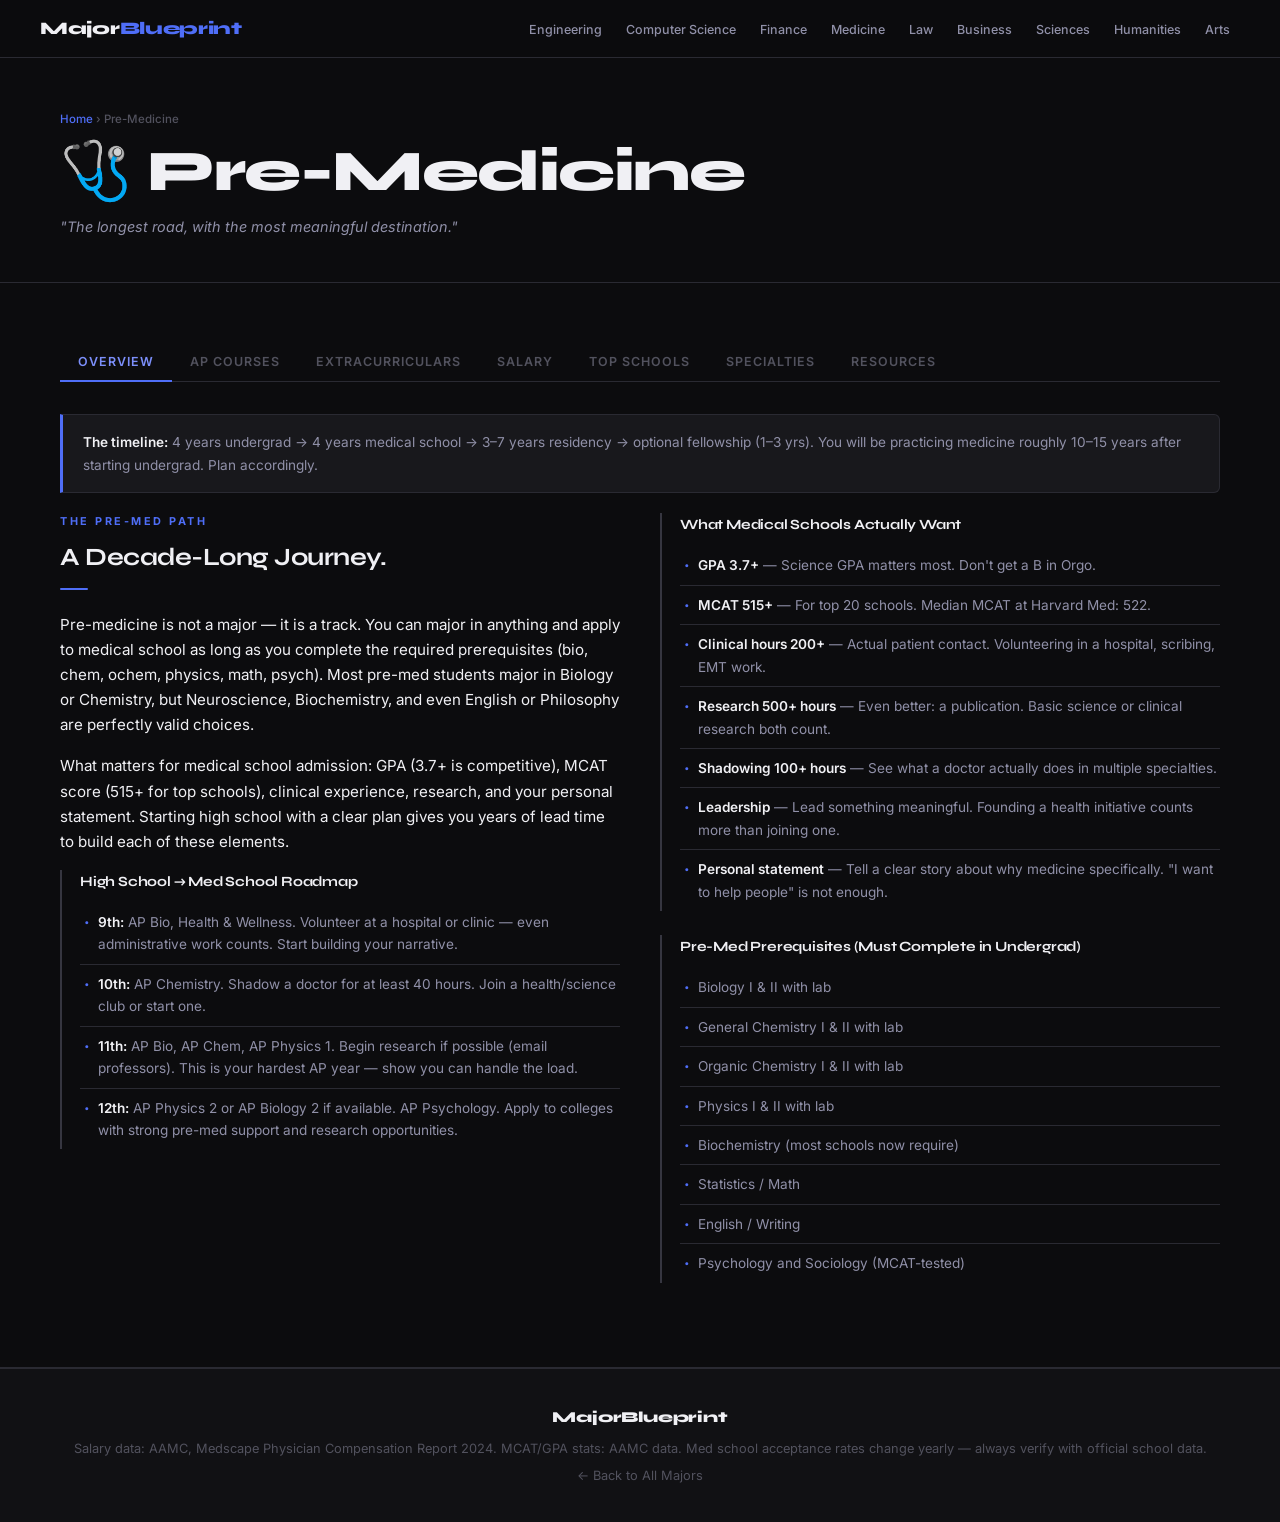
<file: majors/medicine/index.html>
<!DOCTYPE html>
<html lang="en">
<head>
  <meta charset="UTF-8"/>
  <meta name="viewport" content="width=device-width, initial-scale=1.0"/>
  <title>Pre-Medicine — MajorBlueprint</title>
  <link rel="stylesheet" href="../../css/style.css"/>
</head>
<body>
<nav>
  <a href="../../index.html" class="logo">Major<span>Blueprint</span></a>
  <ul class="nav-links">
    <li><a href="../engineering/index.html">Engineering</a></li>
    <li><a href="../cs/index.html">Computer Science</a></li>
    <li><a href="../finance/index.html">Finance</a></li>
    <li><a href="../medicine/index.html">Medicine</a></li>
    <li><a href="../law/index.html">Law</a></li>
    <li><a href="../business/index.html">Business</a></li>
    <li><a href="../science/index.html">Sciences</a></li>
    <li><a href="../humanities/index.html">Humanities</a></li>
    <li><a href="../arts/index.html">Arts</a></li>
  </ul>
</nav>

<div class="major-hero">
  <div class="container">
    <div class="breadcrumb"><a href="../../index.html">Home</a> › Pre-Medicine</div>
    <h1>🩺 Pre-Medicine</h1>
    <div class="tagline">"The longest road, with the most meaningful destination."</div>
  </div>
</div>

<section>
  <div class="container">
    <div class="tab-group">
      <div class="tab-row">
        <button class="tab-btn active" data-tab="overview">Overview</button>
        <button class="tab-btn" data-tab="aps">AP Courses</button>
        <button class="tab-btn" data-tab="ecs">Extracurriculars</button>
        <button class="tab-btn" data-tab="salary">Salary</button>
        <button class="tab-btn" data-tab="schools">Top Schools</button>
        <button class="tab-btn" data-tab="subtypes">Specialties</button>
        <button class="tab-btn" data-tab="resources">Resources</button>
      </div>

      <div class="tab-panel active" id="overview">
        <div class="callout"><strong>The timeline:</strong> 4 years undergrad → 4 years medical school → 3–7 years residency → optional fellowship (1–3 yrs). You will be practicing medicine roughly 10–15 years after starting undergrad. Plan accordingly.</div>
        <div class="content-two-col">
          <div>
            <div class="section-label">The Pre-Med Path</div>
            <div class="section-title">A Decade-Long Journey.</div>
            <div class="section-divider"></div>
            <p style="margin-bottom:16px; font-size:0.95rem;">Pre-medicine is not a major — it is a track. You can major in anything and apply to medical school as long as you complete the required prerequisites (bio, chem, ochem, physics, math, psych). Most pre-med students major in Biology or Chemistry, but Neuroscience, Biochemistry, and even English or Philosophy are perfectly valid choices.</p>
            <p style="margin-bottom:16px; font-size:0.95rem;">What matters for medical school admission: GPA (3.7+ is competitive), MCAT score (515+ for top schools), clinical experience, research, and your personal statement. Starting high school with a clear plan gives you years of lead time to build each of these elements.</p>
            <div class="info-block">
              <h3>High School → Med School Roadmap</h3>
              <ul class="styled-list">
                <li><strong>9th:</strong> AP Bio, Health & Wellness. Volunteer at a hospital or clinic — even administrative work counts. Start building your narrative.</li>
                <li><strong>10th:</strong> AP Chemistry. Shadow a doctor for at least 40 hours. Join a health/science club or start one.</li>
                <li><strong>11th:</strong> AP Bio, AP Chem, AP Physics 1. Begin research if possible (email professors). This is your hardest AP year — show you can handle the load.</li>
                <li><strong>12th:</strong> AP Physics 2 or AP Biology 2 if available. AP Psychology. Apply to colleges with strong pre-med support and research opportunities.</li>
              </ul>
            </div>
          </div>
          <div>
            <div class="info-block">
              <h3>What Medical Schools Actually Want</h3>
              <ul class="styled-list">
                <li><strong>GPA 3.7+</strong> — Science GPA matters most. Don't get a B in Orgo.</li>
                <li><strong>MCAT 515+</strong> — For top 20 schools. Median MCAT at Harvard Med: 522.</li>
                <li><strong>Clinical hours 200+</strong> — Actual patient contact. Volunteering in a hospital, scribing, EMT work.</li>
                <li><strong>Research 500+ hours</strong> — Even better: a publication. Basic science or clinical research both count.</li>
                <li><strong>Shadowing 100+ hours</strong> — See what a doctor actually does in multiple specialties.</li>
                <li><strong>Leadership</strong> — Lead something meaningful. Founding a health initiative counts more than joining one.</li>
                <li><strong>Personal statement</strong> — Tell a clear story about why medicine specifically. "I want to help people" is not enough.</li>
              </ul>
            </div>
            <div class="info-block">
              <h3>Pre-Med Prerequisites (Must Complete in Undergrad)</h3>
              <ul class="styled-list">
                <li>Biology I & II with lab</li>
                <li>General Chemistry I & II with lab</li>
                <li>Organic Chemistry I & II with lab</li>
                <li>Physics I & II with lab</li>
                <li>Biochemistry (most schools now require)</li>
                <li>Statistics / Math</li>
                <li>English / Writing</li>
                <li>Psychology and Sociology (MCAT-tested)</li>
              </ul>
            </div>
          </div>
        </div>
      </div>

      <div class="tab-panel" id="aps">
        <div class="section-label">AP Courses</div>
        <div class="section-title">Build the Science Foundation</div>
        <div class="section-divider"></div>
        <div class="content-two-col">
          <div>
            <div class="info-block">
              <h3>🔴 Essential</h3>
              <div class="badge-row">
                <span class="badge rust">AP Biology</span>
                <span class="badge rust">AP Chemistry</span>
                <span class="badge rust">AP Physics 1 & 2</span>
                <span class="badge rust">AP Psychology</span>
                <span class="badge rust">AP Statistics</span>
              </div>
              <ul class="styled-list" style="margin-top:12px;">
                <li><strong>AP Bio</strong> — Directly mirrors MCAT biology content. A 5 here is foundational.</li>
                <li><strong>AP Chem</strong> — General chemistry is a pre-med prereq. Build mastery here, not in college.</li>
                <li><strong>AP Physics 1 & 2</strong> — The MCAT tests physics. Kinematics, fluid dynamics, circuits, optics.</li>
                <li><strong>AP Psych</strong> — Behavioral and Social Sciences is 25% of the MCAT. AP Psych gives you a huge head start.</li>
                <li><strong>AP Stats</strong> — Research design and data interpretation are tested on the MCAT and expected in research settings.</li>
              </ul>
            </div>
          </div>
          <div>
            <div class="info-block">
              <h3>🟡 Recommended</h3>
              <div class="badge-row">
                <span class="badge gold">AP Calc AB/BC</span>
                <span class="badge gold">AP English Lang/Lit</span>
                <span class="badge gold">AP US History</span>
              </div>
              <ul class="styled-list" style="margin-top:12px;">
                <li><strong>AP Calc</strong> — Required for many universities' physics sequences. Also appears lightly on MCAT (logarithms, exponential decay).</li>
                <li><strong>AP English</strong> — CARS (Critical Analysis and Reasoning Skills) is 30% of the MCAT. It tests reading comprehension of humanities passages. AP Lit/Lang builds this skill directly.</li>
              </ul>
            </div>
            <div class="callout"><strong>MCAT note:</strong> The MCAT tests Biology, Biochemistry, Chemistry, Physics, Psychology, Sociology, and Critical Reading. The more AP courses you take in these areas, the less content you'll need to relearn when studying for the MCAT in junior year of college.</div>
          </div>
        </div>
      </div>

      <div class="tab-panel" id="ecs">
        <div class="section-label">Extracurriculars</div>
        <div class="section-title">Clinical + Research + Leadership</div>
        <div class="section-divider"></div>
        <div class="content-two-col">
          <div>
            <div class="info-block">
              <h3>🏆 Tier 1</h3>
              <ul class="styled-list">
                <li><strong>Hospital volunteering</strong> — Patient-facing. Emergency department, cancer ward, pediatrics. Minimum 100 hours before med school apps. Start in 9th grade.</li>
                <li><strong>Research internship</strong> — University lab, hospital research department, NIH summer program. Even better: a poster or publication.</li>
                <li><strong>EMT certification</strong> — Gold standard clinical experience. You are actually treating patients. More impactful than most volunteering.</li>
                <li><strong>Disease awareness / health initiative</strong> — Founding something (a diabetes awareness club, a health fair for underserved communities) shows leadership AND mission alignment.</li>
              </ul>
            </div>
          </div>
          <div>
            <div class="info-block">
              <h3>🥈 Tier 2</h3>
              <ul class="styled-list">
                <li>Doctor shadowing (multiple specialties, 100+ hrs total)</li>
                <li>Medical scribe (paid, extremely high-value clinical experience)</li>
                <li>Health-related science clubs (BioClub, Pre-Med Society)</li>
                <li>Tutoring fellow students in science (teaching = mastery)</li>
                <li>Community health outreach programs</li>
              </ul>
            </div>
            <div class="info-block">
              <h3>Programs to Apply To</h3>
              <ul class="styled-list">
                <li><strong>NIH Summer Internship Program</strong> — Free, prestigious, nationally recognized</li>
                <li><strong>Research Science Institute (RSI)</strong> — MIT-based 6-week summer research program for HS juniors. Very competitive.</li>
                <li><strong>PRIMES (MIT)</strong> — Math/CS research for HS students</li>
                <li>Local hospital volunteer programs — apply freshman year</li>
              </ul>
            </div>
          </div>
        </div>
      </div>

      <div class="tab-panel" id="salary">
        <div class="section-label">Salary</div>
        <div class="section-title">The Long-Term Payoff</div>
        <div class="section-divider"></div>
        <div class="callout"><strong>Warning:</strong> You won't be earning as a doctor until roughly age 30–32. The financial ROI requires understanding the full timeline including student debt ($200K–$300K average for med school). Despite this, physicians are among the highest-earning professionals in America over a career.</div>
        <div class="salary-grid">
          <div class="salary-cell header">Med School (0 income)</div>
          <div class="salary-cell header">Residency (3–7 yrs)</div>
          <div class="salary-cell header">Attending (~age 30)</div>
          <div class="salary-cell header">10 Yrs Practicing</div>
          <div class="salary-cell header">Peak Career</div>
          <div class="salary-cell"><span class="amount">$0</span><span class="label">+ ~$250K debt</span></div>
          <div class="salary-cell"><span class="amount">$60–75K</span><span class="label">80 hr weeks</span></div>
          <div class="salary-cell"><span class="amount">$220K</span><span class="label">Median attending</span></div>
          <div class="salary-cell"><span class="amount">$320K</span><span class="label">Experienced attending</span></div>
          <div class="salary-cell"><span class="amount">$500K+</span><span class="label">Specialists / private practice</span></div>
        </div>
        <div style="margin-top:28px;">
          <div class="section-label" style="margin-bottom:12px;">Specialty Salary Ranges (Attending)</div>
          <table class="schools-table">
            <thead><tr><th>Specialty</th><th>Avg Salary</th><th>Training Length</th><th>Lifestyle</th></tr></thead>
            <tbody>
              <tr><td>Neurosurgery</td><td>$750K–$1M+</td><td>7-yr residency</td><td>Intense. Extremely demanding.</td></tr>
              <tr><td>Orthopedic Surgery</td><td>$500K–$800K</td><td>5-yr residency</td><td>Demanding. High reward.</td></tr>
              <tr><td>Plastic Surgery</td><td>$400K–$700K</td><td>6-yr residency</td><td>High, especially private practice</td></tr>
              <tr><td>Radiology</td><td>$400K–$600K</td><td>4-yr residency</td><td>Better lifestyle. No call in some settings.</td></tr>
              <tr><td>Anesthesiology</td><td>$350K–$500K</td><td>4-yr residency</td><td>Good lifestyle, flexible scheduling</td></tr>
              <tr><td>Dermatology</td><td>$350K–$500K</td><td>3-yr residency</td><td>Best lifestyle/pay ratio. Very competitive.</td></tr>
              <tr><td>Emergency Medicine</td><td>$300K–$400K</td><td>3-yr residency</td><td>Shift-based. No continuity of care.</td></tr>
              <tr><td>Psychiatry</td><td>$250K–$380K</td><td>4-yr residency</td><td>Growing demand. Good lifestyle.</td></tr>
              <tr><td>Internal Medicine</td><td>$200K–$280K</td><td>3-yr residency</td><td>Gateway to subspecialties</td></tr>
              <tr><td>Pediatrics</td><td>$185K–$250K</td><td>3-yr residency</td><td>Lower pay. Highly meaningful.</td></tr>
              <tr><td>Family Medicine</td><td>$185K–$240K</td><td>3-yr residency</td><td>Best work-life balance. Primary care.</td></tr>
            </tbody>
          </table>
        </div>
      </div>

      <div class="tab-panel" id="schools">
        <div class="section-label">Top Schools</div>
        <div class="section-title">Best Undergrad Pre-Med + Top Medical Schools</div>
        <div class="section-divider"></div>
        <p style="margin-bottom:16px; font-size:0.88rem; color:var(--mid);">For pre-med, you want a school with strong research opportunities, a supportive pre-med advising office, and a track record of sending students to top med schools. Any research university works if you perform.</p>
        <table class="schools-table">
          <thead><tr><th>School</th><th>Pre-Med Strengths</th><th>SAT Range</th><th>Med School Acceptance</th></tr></thead>
          <tbody>
            <tr><td>Johns Hopkins</td><td>Home of one of the world's top hospitals. Research is everywhere.</td><td>1490–1570</td><td>~60% of applicants accepted to med school</td></tr>
            <tr><td>Harvard</td><td>Research, brand, HMS pipeline. Extraordinary resources.</td><td>1500–1580</td><td>~80% of pre-meds accepted</td></tr>
            <tr><td>Duke</td><td>Strong research, clinical access, Duke Health System</td><td>1460–1560</td><td>~75% of pre-meds accepted</td></tr>
            <tr><td>UChicago</td><td>Rigorous academics prepare for MCAT CARS section. Strong research.</td><td>1490–1570</td><td>~70% accepted</td></tr>
            <tr><td>Vanderbilt</td><td>VUMC is world-class. Great research and clinical exposure</td><td>1480–1570</td><td>~80% accepted</td></tr>
            <tr><td>Emory</td><td>CDC and Emory Healthcare next door. Research powerhouse</td><td>1430–1540</td><td>~75% accepted</td></tr>
            <tr><td>Rutgers (NJ)</td><td>Affordable in-state. RWJMS pipeline. Good NJ medical network</td><td>1270–1470</td><td>Good in-state MD pipeline</td></tr>
            <tr><td>NJMS/RWJMS (NJ)</td><td>New Jersey Medical Schools — in-state tuition. Direct path for NJ residents.</td><td>N/A (grad)</td><td>Direct medical program</td></tr>
          </tbody>
        </table>
        <div style="margin-top:28px;">
          <div class="section-label" style="margin-bottom:12px;">Top Medical Schools (for reference)</div>
          <table class="schools-table">
            <thead><tr><th>School</th><th>Avg MCAT</th><th>Avg GPA</th><th>Accept Rate</th></tr></thead>
            <tbody>
              <tr><td>Harvard Medical School</td><td>522</td><td>3.9</td><td class="accept-rate">3.7%</td></tr>
              <tr><td>Johns Hopkins SOM</td><td>522</td><td>3.9</td><td class="accept-rate">6%</td></tr>
              <tr><td>Stanford SOM</td><td>520</td><td>3.8</td><td class="accept-rate">2.3%</td></tr>
              <tr><td>Columbia P&S</td><td>522</td><td>3.88</td><td class="accept-rate">4%</td></tr>
              <tr><td>Penn (Perelman)</td><td>522</td><td>3.9</td><td class="accept-rate">4%</td></tr>
              <tr><td>Mayo Clinic Alix SOM</td><td>521</td><td>3.9</td><td class="accept-rate">2%</td></tr>
              <tr><td>UCSF SOM</td><td>517</td><td>3.79</td><td class="accept-rate">3.5%</td></tr>
              <tr><td>Vanderbilt SOM</td><td>521</td><td>3.88</td><td class="accept-rate">4.5%</td></tr>
            </tbody>
          </table>
        </div>
      </div>

      <div class="tab-panel" id="subtypes">
        <div class="section-label">Medical Specialties</div>
        <div class="section-title">Which Doctor Do You Want to Be?</div>
        <div class="section-divider"></div>
        <div class="subtype-grid">
          <div class="subtype-card"><div class="sub-name">🧠 Neurology / Neurosurgery</div><span class="sub-salary">$350K–$1M+</span><div class="sub-desc">Diagnose and treat brain and nervous system disorders. Neurosurgery is the most demanding and highest-paying surgical specialty. Neurology (non-surgical) is intellectually fascinating. Longest training in medicine.</div></div>
          <div class="subtype-card"><div class="sub-name">❤️ Cardiology</div><span class="sub-salary">$400K–$700K</span><div class="sub-desc">Heart disease is America's #1 killer. Cardiologists are in extraordinary demand. Interventional cardiology (placing stents, performing procedures) pays at the top of the specialty. Requires IM residency + 3-yr fellowship.</div></div>
          <div class="subtype-card"><div class="sub-name">🔬 Oncology</div><span class="sub-salary">$350K–$600K</span><div class="sub-desc">Diagnose and treat cancer. Medical, surgical, and radiation oncology are distinct tracks. High emotional toll but among the most meaningful work in medicine. Growing demand as cancer incidence rises.</div></div>
          <div class="subtype-card"><div class="sub-name">🧬 Genetics / Genomics</div><span class="sub-salary">$220K–$380K</span><div class="sub-desc">The frontier of medicine. CRISPR, gene therapy, inherited diseases. Academic medicine and biotech overlap. Requires MD or MD/PhD. The future of precision medicine is here.</div></div>
          <div class="subtype-card"><div class="sub-name">🩺 Primary Care / Family Medicine</div><span class="sub-salary">$185K–$250K</span><div class="sub-desc">The backbone of the healthcare system. Lower pay than specialties but highest patient relationships, best hours, and most flexible practice settings. Physician shortage is severe — demand is surging.</div></div>
          <div class="subtype-card"><div class="sub-name">👶 Pediatrics</div><span class="sub-salary">$185K–$280K</span><div class="sub-desc">Care for children from birth through adolescence. Subspecialties (pediatric cardiology, oncology) pay significantly more. The most joyful practice setting for many physicians.</div></div>
        </div>
      </div>

      <div class="tab-panel" id="resources">
        <div class="section-label">Resources</div>
        <div class="section-title">Pre-Med Toolkit</div>
        <div class="section-divider"></div>
        <div class="resource-grid">
          <a href="https://www.khanacademy.org/test-prep/mcat" target="_blank" class="resource-card"><div class="res-type">Free Prep</div><div class="res-name">Khan Academy MCAT</div><div class="res-desc">Comprehensive MCAT content review, completely free. Start familiarizing yourself with MCAT content in 11th grade. Use this alongside AP Bio and Chem.</div></a>
          <a href="https://www.aamc.org" target="_blank" class="resource-card"><div class="res-type">Official</div><div class="res-name">AAMC (Official)</div><div class="res-desc">The organization that runs the MCAT and medical school applications (AMCAS). The most authoritative source on what medical schools want.</div></a>
          <a href="https://www.reddit.com/r/premed" target="_blank" class="resource-card"><div class="res-type">Community</div><div class="res-name">r/premed</div><div class="res-desc">Active community of 400K+ pre-med students. Real GPA/MCAT stats, cycle data, advice. Invaluable for understanding what med school applications actually look like.</div></a>
          <a href="https://www.shadowing.me" target="_blank" class="resource-card"><div class="res-type">Tool</div><div class="res-name">Shadowing.me</div><div class="res-desc">Platform that connects pre-med students with physicians for shadowing opportunities. Finding shadowing is the biggest challenge — use this.</div></a>
          <a href="https://www.ncbi.nlm.nih.gov/pmc/" target="_blank" class="resource-card"><div class="res-type">Research</div><div class="res-name">PubMed Central</div><div class="res-desc">Free access to millions of medical research papers. Learn to read scientific literature. This skill is required in med school and valued in applications.</div></a>
          <a href="https://acesintern.org" target="_blank" class="resource-card"><div class="res-type">Internship</div><div class="res-name">ACEs Intern (NIH)</div><div class="res-desc">NIH-affiliated research opportunities for high school students. Government-funded science research. One of the most prestigious HS research programs available.</div></a>
        </div>
        <div style="margin-top:28px;">
          <div class="section-label" style="margin-bottom:12px;">📚 Books for Future Physicians</div>
          <div class="resource-grid">
            <div class="resource-card"><div class="res-type">Book</div><div class="res-name">When Breath Becomes Air — Paul Kalanithi</div><div class="res-desc">A neurosurgeon confronts his own terminal cancer. The most beautiful and honest account of why medicine matters. Read this before writing your personal statement.</div></div>
            <div class="resource-card"><div class="res-type">Book</div><div class="res-name">The House of God — Samuel Shem</div><div class="res-desc">The brutally honest novel about medical internship. Controversial and important. Gives you a realistic picture of what residency is actually like.</div></div>
            <div class="resource-card"><div class="res-type">Book</div><div class="res-name">Being Mortal — Atul Gawande</div><div class="res-desc">A surgeon's reflection on death, medicine, and what patients actually want at the end of life. Changes how you think about the purpose of medicine.</div></div>
          </div>
        </div>
      </div>
    </div>
  </div>
</section>

<footer>
  <strong>MajorBlueprint</strong>
  <p style="margin-top:8px;">Salary data: AAMC, Medscape Physician Compensation Report 2024. MCAT/GPA stats: AAMC data. Med school acceptance rates change yearly — always verify with official school data.</p>
  <p style="margin-top:6px;"><a href="../../index.html" style="color:var(--gold);">← Back to All Majors</a></p>
</footer>
<script src="../../js/main.js"></script>
</body>
</html>
</file>
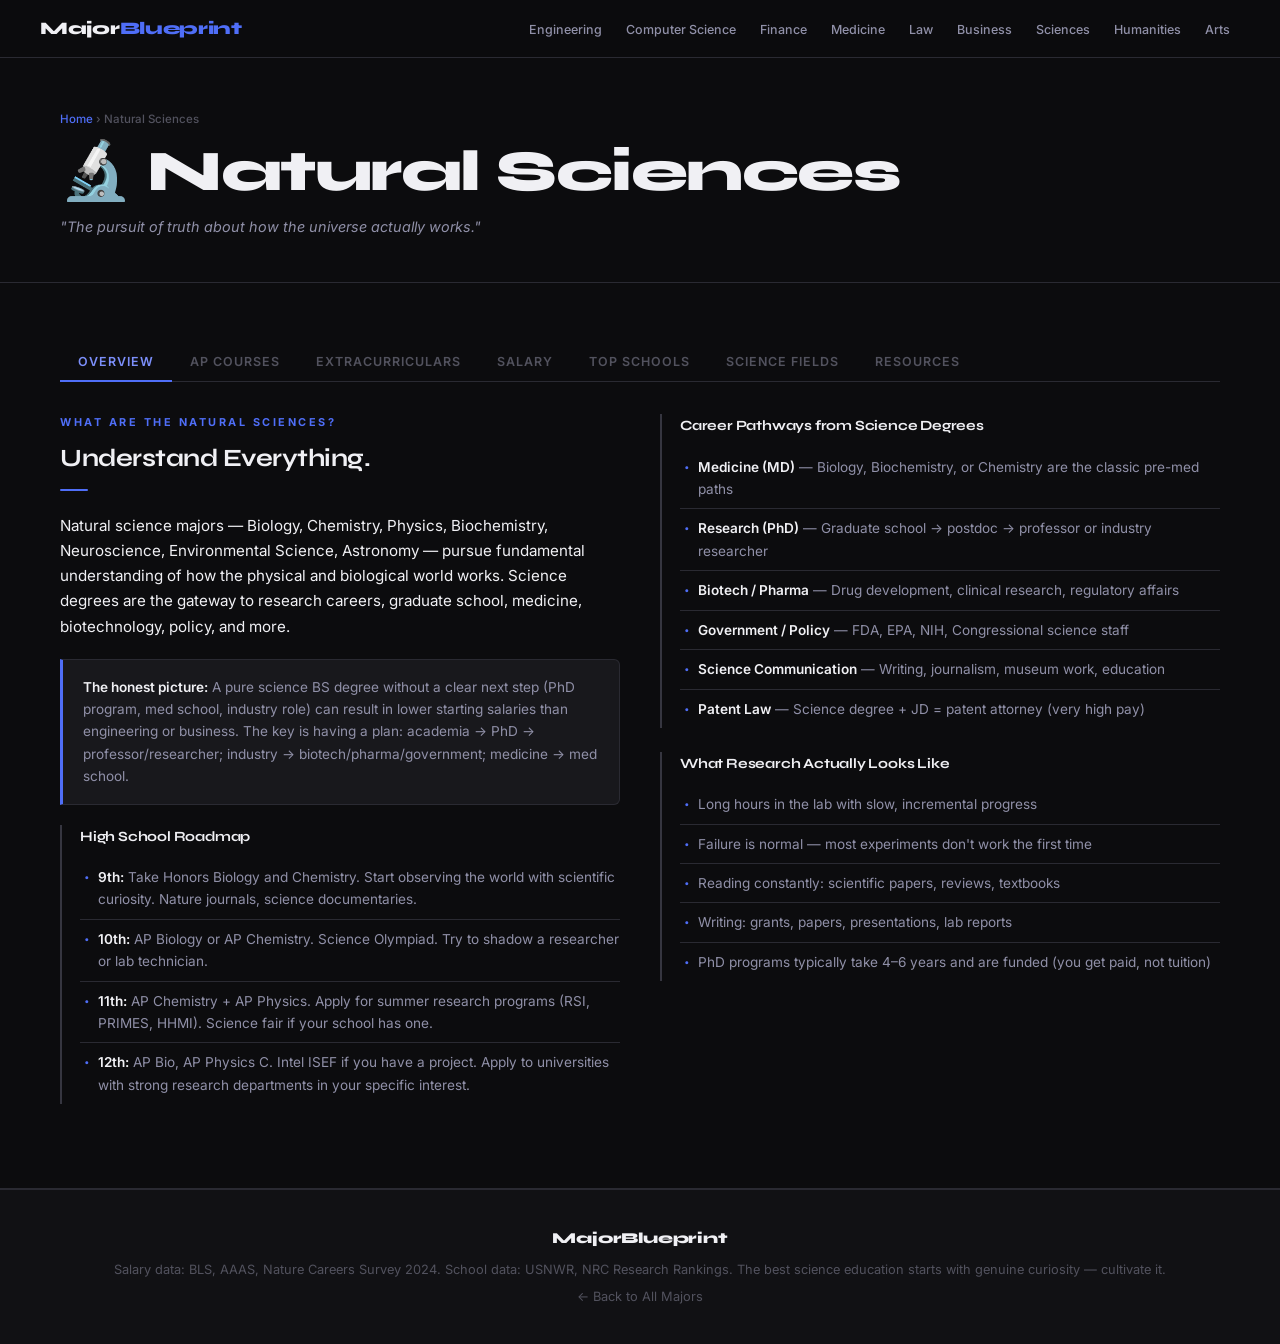
<file: majors/science/index.html>
<!DOCTYPE html>
<html lang="en">
<head>
  <meta charset="UTF-8"/>
  <meta name="viewport" content="width=device-width, initial-scale=1.0"/>
  <title>Natural Sciences — MajorBlueprint</title>
  <link rel="stylesheet" href="../../css/style.css"/>
</head>
<body>
<nav>
  <a href="../../index.html" class="logo">Major<span>Blueprint</span></a>
  <ul class="nav-links">
    <li><a href="../engineering/index.html">Engineering</a></li>
    <li><a href="../cs/index.html">Computer Science</a></li>
    <li><a href="../finance/index.html">Finance</a></li>
    <li><a href="../medicine/index.html">Medicine</a></li>
    <li><a href="../law/index.html">Law</a></li>
    <li><a href="../business/index.html">Business</a></li>
    <li><a href="../science/index.html">Sciences</a></li>
    <li><a href="../humanities/index.html">Humanities</a></li>
    <li><a href="../arts/index.html">Arts</a></li>
  </ul>
</nav>

<div class="major-hero">
  <div class="container">
    <div class="breadcrumb"><a href="../../index.html">Home</a> › Natural Sciences</div>
    <h1>🔬 Natural Sciences</h1>
    <div class="tagline">"The pursuit of truth about how the universe actually works."</div>
  </div>
</div>

<section>
  <div class="container">
    <div class="tab-group">
      <div class="tab-row">
        <button class="tab-btn active" data-tab="overview">Overview</button>
        <button class="tab-btn" data-tab="aps">AP Courses</button>
        <button class="tab-btn" data-tab="ecs">Extracurriculars</button>
        <button class="tab-btn" data-tab="salary">Salary</button>
        <button class="tab-btn" data-tab="schools">Top Schools</button>
        <button class="tab-btn" data-tab="subtypes">Science Fields</button>
        <button class="tab-btn" data-tab="resources">Resources</button>
      </div>

      <div class="tab-panel active" id="overview">
        <div class="content-two-col">
          <div>
            <div class="section-label">What are the Natural Sciences?</div>
            <div class="section-title">Understand Everything.</div>
            <div class="section-divider"></div>
            <p style="margin-bottom:16px; font-size:0.95rem;">Natural science majors — Biology, Chemistry, Physics, Biochemistry, Neuroscience, Environmental Science, Astronomy — pursue fundamental understanding of how the physical and biological world works. Science degrees are the gateway to research careers, graduate school, medicine, biotechnology, policy, and more.</p>
            <div class="callout"><strong>The honest picture:</strong> A pure science BS degree without a clear next step (PhD program, med school, industry role) can result in lower starting salaries than engineering or business. The key is having a plan: academia → PhD → professor/researcher; industry → biotech/pharma/government; medicine → med school.</div>
            <div class="info-block">
              <h3>High School Roadmap</h3>
              <ul class="styled-list">
                <li><strong>9th:</strong> Take Honors Biology and Chemistry. Start observing the world with scientific curiosity. Nature journals, science documentaries.</li>
                <li><strong>10th:</strong> AP Biology or AP Chemistry. Science Olympiad. Try to shadow a researcher or lab technician.</li>
                <li><strong>11th:</strong> AP Chemistry + AP Physics. Apply for summer research programs (RSI, PRIMES, HHMI). Science fair if your school has one.</li>
                <li><strong>12th:</strong> AP Bio, AP Physics C. Intel ISEF if you have a project. Apply to universities with strong research departments in your specific interest.</li>
              </ul>
            </div>
          </div>
          <div>
            <div class="info-block">
              <h3>Career Pathways from Science Degrees</h3>
              <ul class="styled-list">
                <li><strong>Medicine (MD)</strong> — Biology, Biochemistry, or Chemistry are the classic pre-med paths</li>
                <li><strong>Research (PhD)</strong> — Graduate school → postdoc → professor or industry researcher</li>
                <li><strong>Biotech / Pharma</strong> — Drug development, clinical research, regulatory affairs</li>
                <li><strong>Government / Policy</strong> — FDA, EPA, NIH, Congressional science staff</li>
                <li><strong>Science Communication</strong> — Writing, journalism, museum work, education</li>
                <li><strong>Patent Law</strong> — Science degree + JD = patent attorney (very high pay)</li>
              </ul>
            </div>
            <div class="info-block">
              <h3>What Research Actually Looks Like</h3>
              <ul class="styled-list">
                <li>Long hours in the lab with slow, incremental progress</li>
                <li>Failure is normal — most experiments don't work the first time</li>
                <li>Reading constantly: scientific papers, reviews, textbooks</li>
                <li>Writing: grants, papers, presentations, lab reports</li>
                <li>PhD programs typically take 4–6 years and are funded (you get paid, not tuition)</li>
              </ul>
            </div>
          </div>
        </div>
      </div>

      <div class="tab-panel" id="aps">
        <div class="section-label">AP Courses</div>
        <div class="section-title">Build Scientific Depth</div>
        <div class="section-divider"></div>
        <div class="content-two-col">
          <div>
            <div class="info-block">
              <h3>🔴 Essential (by field)</h3>
              <div class="badge-row">
                <span class="badge rust">AP Biology</span>
                <span class="badge rust">AP Chemistry</span>
                <span class="badge rust">AP Physics C</span>
                <span class="badge rust">AP Environmental Sci</span>
                <span class="badge rust">AP Statistics</span>
                <span class="badge rust">AP Calc BC</span>
              </div>
              <ul class="styled-list" style="margin-top:12px;">
                <li><strong>AP Bio</strong> — Essential for biology, neuroscience, pre-med</li>
                <li><strong>AP Chem</strong> — Essential for chemistry, biochemistry, pre-med</li>
                <li><strong>AP Physics C</strong> — Essential for physics, astrophysics, physical chemistry</li>
                <li><strong>AP Calc BC</strong> — Required for physics and chemistry at any serious level</li>
                <li><strong>AP Statistics</strong> — Data analysis is universal in science research</li>
              </ul>
            </div>
          </div>
          <div>
            <div class="info-block">
              <h3>🟡 Recommended</h3>
              <div class="badge-row">
                <span class="badge gold">AP CS A</span>
                <span class="badge gold">AP Psychology</span>
                <span class="badge gold">AP Human Geography</span>
              </div>
              <ul class="styled-list" style="margin-top:12px;">
                <li><strong>AP CS A</strong> — Computational biology, bioinformatics, data science are growing faster than any other science fields. Coding is now required for most research.</li>
                <li><strong>AP Psych</strong> — Neuroscience, cognitive science, and behavioral research all require psychology foundations.</li>
              </ul>
            </div>
          </div>
        </div>
      </div>

      <div class="tab-panel" id="ecs">
        <div class="section-label">Extracurriculars</div>
        <div class="section-title">Research and Discovery</div>
        <div class="section-divider"></div>
        <div class="content-two-col">
          <div>
            <div class="info-block">
              <h3>🏆 Tier 1</h3>
              <ul class="styled-list">
                <li><strong>Intel/Regeneron ISEF or STS</strong> — The pinnacle of high school science. A finalist placement is more impressive to MIT, Caltech, and top research universities than almost anything else.</li>
                <li><strong>University research internship</strong> — Email professors directly. Persistence works. Even a semester of lab work is extraordinary.</li>
                <li><strong>Science Olympiad (nationals/state)</strong> — Breadth of scientific knowledge. Build, test, and experiment across 23 events.</li>
                <li><strong>RSI (Research Science Institute)</strong> — MIT-based. 6 weeks of real research mentored by faculty. The most competitive HS science program in the country.</li>
              </ul>
            </div>
          </div>
          <div>
            <div class="info-block">
              <h3>🥈 Tier 2</h3>
              <ul class="styled-list">
                <li>Science club (president, with real projects)</li>
                <li>Science fair (regional, state level)</li>
                <li>PRIMES (MIT math/CS research for HS students)</li>
                <li>Hospital volunteering (for pre-med science students)</li>
                <li>Citizen science projects (NASA, iNaturalist, Zooniverse)</li>
              </ul>
            </div>
            <div class="info-block">
              <h3>🏫 Summer Programs</h3>
              <ul class="styled-list">
                <li>NIH Summer Internship Program (competitive, federal pay)</li>
                <li>Jackson Lab Summer Student Program (genetics)</li>
                <li>HHMI Summer Research for HS students</li>
                <li>Clark Scholars (TTU — 8-week paid research)</li>
                <li>NASA High School Aerospace Scholars</li>
              </ul>
            </div>
          </div>
        </div>
      </div>

      <div class="tab-panel" id="salary">
        <div class="section-label">Salary</div>
        <div class="section-title">Science Career Earnings</div>
        <div class="section-divider"></div>
        <div class="callout"><strong>PhD vs. BS:</strong> A BS in biology earns far less than a PhD biologist in industry. Plan your education level based on your career goal. Industry research and biotech typically require a PhD or MD for advancement past technician level.</div>
        <div class="salary-grid">
          <div class="salary-cell header">Graduation (BS)</div>
          <div class="salary-cell header">5 Years</div>
          <div class="salary-cell header">10 Years</div>
          <div class="salary-cell header">20 Years</div>
          <div class="salary-cell header">Peak (PhD/MD+)</div>
          <div class="salary-cell"><span class="amount">$42K</span><span class="label">Research technician</span></div>
          <div class="salary-cell"><span class="amount">$65K</span><span class="label">Research associate</span></div>
          <div class="salary-cell"><span class="amount">$95K</span><span class="label">Sr. scientist (PhD req)</span></div>
          <div class="salary-cell"><span class="amount">$150K</span><span class="label">Principal scientist</span></div>
          <div class="salary-cell"><span class="amount">$250K+</span><span class="label">CSO / VP R&D</span></div>
        </div>
        <p style="margin-top:16px; font-size:0.85rem; color:var(--mid);">Note: Physics majors entering finance (quant roles) can earn $200K–$500K+ at hedge funds. Chemistry + MBA → specialty chemicals or energy executive. The science degree's value multiplies dramatically with strategic pairing.</p>
      </div>

      <div class="tab-panel" id="schools">
        <div class="section-label">Top Schools</div>
        <div class="section-title">Best Science Research Universities</div>
        <div class="section-divider"></div>
        <table class="schools-table">
          <thead><tr><th>School</th><th>Science Strengths</th><th>SAT Range</th><th>Accept Rate</th></tr></thead>
          <tbody>
            <tr><td>MIT</td><td>Physics, Chemistry, Biology (all world-class)</td><td>1510–1580</td><td class="accept-rate">4%</td></tr>
            <tr><td>Caltech</td><td>Physics, Chemistry, Astronomy, Biology</td><td>1530–1590</td><td class="accept-rate">6%</td></tr>
            <tr><td>Harvard</td><td>Molecular Biology, Chemistry, Physics, Neuroscience</td><td>1500–1580</td><td class="accept-rate">4%</td></tr>
            <tr><td>UC Berkeley</td><td>Chemistry, Physics, MCB, Environmental Science</td><td>1310–1550</td><td class="accept-rate">14%</td></tr>
            <tr><td>Stanford</td><td>Bioengineering, Chemistry, Earth/Atmospheric Sciences</td><td>1500–1570</td><td class="accept-rate">4%</td></tr>
            <tr><td>Johns Hopkins</td><td>Biology, Neuroscience, Biophysics, Public Health</td><td>1490–1570</td><td class="accept-rate">7%</td></tr>
            <tr><td>UChicago</td><td>Physics, Chemistry, Astronomy. Nobel Prize culture.</td><td>1490–1570</td><td class="accept-rate">5%</td></tr>
            <tr><td>Princeton</td><td>Physics (world-famous IAS), Chemistry, Neuroscience</td><td>1500–1580</td><td class="accept-rate">4%</td></tr>
            <tr><td>UCSF</td><td>Graduate-only. #1 biomedical research in the country.</td><td>N/A (grad)</td><td class="accept-rate">N/A</td></tr>
          </tbody>
        </table>
      </div>

      <div class="tab-panel" id="subtypes">
        <div class="section-label">Science Fields</div>
        <div class="section-title">Which Science?</div>
        <div class="section-divider"></div>
        <div class="subtype-grid">
          <div class="subtype-card"><div class="sub-name">🧬 Biology / Molecular Biology</div><span class="sub-salary">$42K (BS) → $130K (PhD/industry)</span><div class="sub-desc">The study of life at every level. Genetics, cell biology, evolution, ecology. Gateway to medicine, biotech, environmental science. CRISPR, gene editing, and synthetic biology are the frontier.</div></div>
          <div class="subtype-card"><div class="sub-name">⚗️ Chemistry</div><span class="sub-salary">$50K (BS) → $140K (PhD/industry)</span><div class="sub-desc">Matter and its interactions. Organic, inorganic, physical, analytical, computational chemistry. Pharma, materials science, chemical engineering, and research all need chemists. Extremely versatile.</div></div>
          <div class="subtype-card"><div class="sub-name">⚛️ Physics</div><span class="sub-salary">$65K (BS) → $200K+ (finance/tech)</span><div class="sub-desc">The most fundamental science. Mechanics, quantum, relativity, thermodynamics. Physics majors are prized in quantitative finance, tech, and engineering research. The most math-intensive science degree.</div></div>
          <div class="subtype-card"><div class="sub-name">🧠 Neuroscience</div><span class="sub-salary">$45K (BS) → $150K (PhD)</span><div class="sub-desc">The brain and nervous system. One of the fastest-growing fields in science. Overlaps with psychology, medicine, AI, and engineering. The mysteries of consciousness make this field irresistible for many.</div></div>
          <div class="subtype-card"><div class="sub-name">🌍 Environmental Science</div><span class="sub-salary">$45K → $100K (senior)</span><div class="sub-desc">Climate, ecology, conservation, water systems. Enormous public importance. Government, nonprofit, and energy industry employment. Growing rapidly as climate policy accelerates globally.</div></div>
          <div class="subtype-card"><div class="sub-name">🔭 Astronomy / Astrophysics</div><span class="sub-salary">$55K (BS) → $120K (PhD/postdoc)</span><div class="sub-desc">The universe at the largest scales. Heavily mathematical and computational. Most careers require a PhD. Academic and government employment (NASA, national labs). One of the most intellectually thrilling fields.</div></div>
        </div>
      </div>

      <div class="tab-panel" id="resources">
        <div class="section-label">Resources</div>
        <div class="section-title">Science Self-Education</div>
        <div class="section-divider"></div>
        <div class="resource-grid">
          <a href="https://www.khanacademy.org/science" target="_blank" class="resource-card"><div class="res-type">Foundation</div><div class="res-name">Khan Academy Science</div><div class="res-desc">Free biology, chemistry, physics courses with video instruction. Use to supplement AP courses and fill gaps. Essential free resource.</div></a>
          <a href="https://www.youtube.com/@kurzgesagt" target="_blank" class="resource-card"><div class="res-type">YouTube</div><div class="res-name">Kurzgesagt</div><div class="res-desc">Beautiful animated science videos covering everything from cells to the universe. Builds intuition and excitement for science at every level.</div></a>
          <a href="https://www.sciencenews.org" target="_blank" class="resource-card"><div class="res-type">News</div><div class="res-name">Science News</div><div class="res-desc">Accessible science journalism covering recent breakthroughs. Read weekly to stay current on what's happening across all fields of science.</div></a>
          <a href="https://www.societyforscience.org/isef/" target="_blank" class="resource-card"><div class="res-type">Competition</div><div class="res-name">Regeneron ISEF</div><div class="res-desc">International Science and Engineering Fair. The most prestigious HS science competition. Start a research project in 9th or 10th grade and develop it over years.</div></a>
          <a href="https://ocw.mit.edu/courses/chemistry/" target="_blank" class="resource-card"><div class="res-type">Free Courses</div><div class="res-name">MIT OCW Science</div><div class="res-desc">Free MIT courses in chemistry, physics, biology, and more. Take 5.111 (Principles of Chemical Science) to get ahead for freshman chemistry.</div></a>
          <a href="https://www.ncbi.nlm.nih.gov/pmc/" target="_blank" class="resource-card"><div class="res-type">Research</div><div class="res-name">PubMed</div><div class="res-desc">Access millions of scientific papers for free. Learn to read scientific literature in high school. This is the primary skill of science research.</div></a>
        </div>
      </div>
    </div>
  </div>
</section>

<footer>
  <strong>MajorBlueprint</strong>
  <p style="margin-top:8px;">Salary data: BLS, AAAS, Nature Careers Survey 2024. School data: USNWR, NRC Research Rankings. The best science education starts with genuine curiosity — cultivate it.</p>
  <p style="margin-top:6px;"><a href="../../index.html" style="color:var(--gold);">← Back to All Majors</a></p>
</footer>
<script src="../../js/main.js"></script>
</body>
</html>
</file>
<file: css/style.css>
@import url('https://fonts.googleapis.com/css2?family=Inter:wght@300;400;500;600;700&family=Syne:wght@600;700;800&display=swap');

:root {
  --bg:       #0c0c0e;
  --bg-2:     #111114;
  --surface:  #18181c;
  --surface-2:#202026;
  --border:   #2a2a32;
  --border-2: #363640;

  --accent:   #4f6ef7;
  --accent-2: #7c8ffa;
  --green:    #22c55e;
  --red:      #ef4444;
  --amber:    #f59e0b;

  --text:     #f0f0f4;
  --text-2:   #9090a8;
  --text-3:   #52525e;

  --radius:   6px;
}

*, *::before, *::after { box-sizing: border-box; margin: 0; padding: 0; }
html { scroll-behavior: smooth; }

body {
  font-family: 'Inter', system-ui, sans-serif;
  background: var(--bg);
  color: var(--text);
  font-size: 14.5px;
  line-height: 1.65;
  -webkit-font-smoothing: antialiased;
}

::-webkit-scrollbar { width: 5px; }
::-webkit-scrollbar-track { background: var(--bg); }
::-webkit-scrollbar-thumb { background: var(--border-2); border-radius: 3px; }

/* ── NAV ── */
nav {
  background: rgba(12,12,14,0.95);
  backdrop-filter: blur(12px);
  -webkit-backdrop-filter: blur(12px);
  height: 58px;
  padding: 0 40px;
  display: flex;
  align-items: center;
  justify-content: space-between;
  position: sticky;
  top: 0;
  z-index: 100;
  border-bottom: 1px solid var(--border);
}
.logo {
  font-family: 'Syne', sans-serif;
  font-size: 1.1rem;
  font-weight: 800;
  color: var(--text);
  text-decoration: none;
  letter-spacing: -0.3px;
}
.logo span { color: var(--accent); }

.nav-links { display: flex; gap: 4px; list-style: none; }
.nav-links a {
  color: var(--text-2);
  text-decoration: none;
  font-size: 0.78rem;
  font-weight: 500;
  padding: 5px 10px;
  border-radius: var(--radius);
  transition: color 0.15s, background 0.15s;
}
.nav-links a:hover { color: var(--text); background: var(--surface); }

/* ── HERO ── */
.hero {
  padding: 96px 0 80px;
  border-bottom: 1px solid var(--border);
}
.hero-eyebrow {
  display: inline-flex;
  align-items: center;
  gap: 8px;
  font-size: 0.72rem;
  font-weight: 600;
  text-transform: uppercase;
  letter-spacing: 2px;
  color: var(--accent-2);
  margin-bottom: 20px;
}
.hero-eyebrow::before {
  content: '';
  width: 20px; height: 1.5px;
  background: var(--accent);
  display: inline-block;
}
.hero h1 {
  font-family: 'Syne', sans-serif;
  font-size: clamp(2.6rem, 6vw, 5.2rem);
  font-weight: 800;
  line-height: 1.05;
  letter-spacing: -2px;
  margin-bottom: 24px;
  color: var(--text);
}
.hero h1 .accent {
  color: var(--accent);
}
.hero-sub {
  font-size: 1rem;
  color: var(--text-2);
  max-width: 520px;
  line-height: 1.7;
}
.hero-rule {
  width: 32px; height: 2px;
  background: var(--accent);
  margin: 24px 0;
  border-radius: 2px;
}

/* ── LAYOUT ── */
.container { max-width: 1240px; margin: 0 auto; padding: 0 40px; }
section { padding: 60px 0; border-bottom: 1px solid var(--border); }
section:nth-child(even) { background: var(--bg-2); }

/* fix inline style overrides */
section[style] { background: var(--bg-2) !important; }

/* ── SECTION LABELS ── */
.section-label {
  font-size: 0.68rem;
  font-weight: 700;
  text-transform: uppercase;
  letter-spacing: 2.5px;
  color: var(--accent);
  margin-bottom: 6px;
}
.section-title {
  font-family: 'Syne', sans-serif;
  font-size: 1.55rem;
  font-weight: 700;
  letter-spacing: -0.5px;
  color: var(--text);
  margin-bottom: 6px;
}
.section-divider {
  width: 28px; height: 2px;
  background: var(--accent);
  margin: 10px 0 22px;
  border-radius: 2px;
}

/* ── SEARCH ── */
.search-bar {
  width: 100%;
  max-width: 440px;
  padding: 11px 16px;
  font-size: 0.88rem;
  font-family: 'Inter', sans-serif;
  background: var(--surface);
  border: 1px solid var(--border);
  color: var(--text);
  border-radius: var(--radius);
  outline: none;
  transition: border-color 0.2s, box-shadow 0.2s;
  margin: 20px 0;
}
.search-bar::placeholder { color: var(--text-3); }
.search-bar:focus {
  border-color: var(--accent);
  box-shadow: 0 0 0 3px rgba(79,110,247,0.1);
}

/* ── MAJOR GRID ── */
.major-grid {
  display: grid;
  grid-template-columns: repeat(auto-fill, minmax(265px, 1fr));
  gap: 1px;
  background: var(--border);
  border: 1px solid var(--border);
  border-radius: var(--radius);
  overflow: hidden;
  margin-top: 14px;
}
.major-card {
  background: var(--surface);
  padding: 24px;
  text-decoration: none;
  color: var(--text);
  display: block;
  position: relative;
  transition: background 0.15s;
}
.major-card:hover { background: var(--surface-2); }
.major-card:hover .card-title { color: var(--accent-2); }
.major-card:hover .card-arrow { opacity: 1; transform: translate(0,0); }

.card-icon { font-size: 1.6rem; margin-bottom: 12px; display: block; }
.card-tag {
  font-size: 0.65rem;
  font-weight: 700;
  text-transform: uppercase;
  letter-spacing: 2px;
  color: var(--accent);
  margin-bottom: 8px;
}
.card-title {
  font-family: 'Syne', sans-serif;
  font-size: 1rem;
  font-weight: 700;
  margin-bottom: 8px;
  transition: color 0.15s;
  letter-spacing: -0.2px;
}
.card-desc {
  font-size: 0.8rem;
  color: var(--text-2);
  line-height: 1.55;
}
.card-arrow {
  position: absolute;
  bottom: 20px; right: 20px;
  font-size: 0.9rem;
  color: var(--accent-2);
  opacity: 0;
  transform: translate(-4px, 0);
  transition: all 0.2s;
}

/* ── MAJOR PAGE HERO ── */
.major-hero {
  padding: 52px 0 44px;
  border-bottom: 1px solid var(--border);
}
.major-hero .breadcrumb {
  font-size: 0.72rem;
  color: var(--text-3);
  margin-bottom: 14px;
  font-weight: 500;
}
.major-hero .breadcrumb a { color: var(--accent); text-decoration: none; }
.major-hero .breadcrumb a:hover { text-decoration: underline; }
.major-hero h1 {
  font-family: 'Syne', sans-serif;
  font-size: clamp(2rem, 4.5vw, 3.8rem);
  font-weight: 800;
  letter-spacing: -1.5px;
  line-height: 1;
  margin-bottom: 14px;
  color: var(--text);
}
.major-hero .tagline {
  font-size: 0.9rem;
  color: var(--text-2);
  font-style: italic;
}

/* ── TABS ── */
.tab-row {
  display: flex;
  border-bottom: 1px solid var(--border);
  margin-bottom: 32px;
  flex-wrap: wrap;
  gap: 0;
}
.tab-btn {
  background: none;
  border: none;
  padding: 11px 18px;
  font-family: 'Inter', sans-serif;
  font-size: 0.78rem;
  font-weight: 600;
  text-transform: uppercase;
  letter-spacing: 1px;
  cursor: pointer;
  color: var(--text-3);
  border-bottom: 2px solid transparent;
  margin-bottom: -1px;
  transition: color 0.15s, border-color 0.15s;
}
.tab-btn:hover { color: var(--text-2); }
.tab-btn.active { color: var(--accent-2); border-bottom-color: var(--accent); }
.tab-panel { display: none; }
.tab-panel.active { display: block; }

/* ── SALARY GRID ── */
.salary-grid {
  display: grid;
  grid-template-columns: repeat(5, 1fr);
  gap: 1px;
  background: var(--border);
  border: 1px solid var(--border);
  border-radius: var(--radius);
  overflow: hidden;
  margin: 24px 0;
}
.salary-cell {
  background: var(--surface);
  padding: 18px 14px;
  text-align: center;
}
.salary-cell.header {
  background: var(--surface-2);
  font-size: 0.65rem;
  font-weight: 600;
  text-transform: uppercase;
  letter-spacing: 1.5px;
  color: var(--text-3);
  padding: 12px 14px;
}
.salary-cell .amount {
  font-family: 'Syne', sans-serif;
  font-size: 1.4rem;
  font-weight: 700;
  color: var(--green);
  display: block;
}
.salary-cell .label {
  font-size: 0.65rem;
  color: var(--text-3);
  text-transform: uppercase;
  letter-spacing: 0.8px;
  margin-top: 3px;
  display: block;
}

/* ── TWO COL ── */
.content-two-col { display: grid; grid-template-columns: 1fr 1fr; gap: 40px; }

/* ── INFO BLOCK ── */
.info-block {
  border-left: 2px solid var(--border-2);
  padding-left: 18px;
  margin-bottom: 24px;
}
.info-block h3 {
  font-family: 'Syne', sans-serif;
  font-size: 0.88rem;
  font-weight: 700;
  margin-bottom: 10px;
  color: var(--text);
  letter-spacing: -0.2px;
}

/* ── STYLED LIST ── */
.styled-list { list-style: none; padding: 0; }
.styled-list li {
  padding: 8px 0 8px 18px;
  border-bottom: 1px solid var(--border);
  font-size: 0.85rem;
  position: relative;
  color: var(--text-2);
}
.styled-list li:last-child { border-bottom: none; }
.styled-list li::before {
  content: '·';
  position: absolute;
  left: 4px;
  color: var(--accent);
  font-size: 1.1rem;
  top: 5px;
  font-weight: 700;
}
.styled-list li strong { color: var(--text); font-weight: 600; }

/* ── BADGES ── */
.badge-row { display: flex; flex-wrap: wrap; gap: 7px; margin: 12px 0; }
.badge {
  font-size: 0.68rem;
  font-weight: 600;
  letter-spacing: 0.5px;
  padding: 4px 10px;
  border-radius: 4px;
  text-transform: uppercase;
  border: 1px solid;
}
.badge        { background: rgba(79,110,247,0.1);  color: var(--accent-2); border-color: rgba(79,110,247,0.25); }
.badge.gold   { background: rgba(245,158,11,0.1);  color: var(--amber);    border-color: rgba(245,158,11,0.25); }
.badge.rust   { background: rgba(239,68,68,0.1);   color: var(--red);      border-color: rgba(239,68,68,0.25); }
.badge.green  { background: rgba(34,197,94,0.1);   color: var(--green);    border-color: rgba(34,197,94,0.25); }
.badge.blue   { background: rgba(79,110,247,0.1);  color: var(--accent-2); border-color: rgba(79,110,247,0.25); }

/* ── SCHOOLS TABLE ── */
.schools-table {
  width: 100%;
  border-collapse: collapse;
  margin: 16px 0;
  font-size: 0.83rem;
  border: 1px solid var(--border);
  border-radius: var(--radius);
  overflow: hidden;
}
.schools-table th {
  background: var(--surface-2);
  color: var(--text-3);
  text-transform: uppercase;
  letter-spacing: 1.5px;
  font-size: 0.65rem;
  font-weight: 700;
  padding: 11px 14px;
  text-align: left;
  border-bottom: 1px solid var(--border-2);
}
.schools-table td {
  padding: 11px 14px;
  border-bottom: 1px solid var(--border);
  color: var(--text-2);
}
.schools-table tr:last-child td { border-bottom: none; }
.schools-table tr:hover td { background: var(--surface); color: var(--text); }
.schools-table td:first-child { color: var(--text); font-weight: 600; }
.accept-rate { color: var(--red) !important; font-weight: 700; }

/* ── RESOURCE GRID ── */
.resource-grid {
  display: grid;
  grid-template-columns: repeat(auto-fill, minmax(230px, 1fr));
  gap: 10px;
  margin-top: 14px;
}
.resource-card {
  background: var(--surface);
  border: 1px solid var(--border);
  padding: 18px;
  border-radius: var(--radius);
  text-decoration: none;
  color: var(--text);
  display: block;
  transition: border-color 0.15s, background 0.15s;
}
.resource-card:hover {
  border-color: var(--accent);
  background: var(--surface-2);
}
.resource-card .res-type {
  font-size: 0.62rem;
  font-weight: 700;
  text-transform: uppercase;
  letter-spacing: 2px;
  color: var(--accent);
  margin-bottom: 5px;
}
.resource-card .res-name {
  font-weight: 600;
  font-size: 0.87rem;
  margin-bottom: 5px;
  color: var(--text);
}
.resource-card .res-desc {
  font-size: 0.76rem;
  color: var(--text-2);
  line-height: 1.5;
}

/* ── SUBTYPE GRID ── */
.subtype-grid {
  display: grid;
  grid-template-columns: repeat(auto-fill, minmax(280px, 1fr));
  gap: 1px;
  background: var(--border);
  border: 1px solid var(--border);
  border-radius: var(--radius);
  overflow: hidden;
  margin-top: 20px;
}
.subtype-card {
  background: var(--surface);
  padding: 22px;
  display: block;
  transition: background 0.15s;
}
.subtype-card:hover { background: var(--surface-2); }
.sub-name {
  font-family: 'Syne', sans-serif;
  font-size: 0.9rem;
  font-weight: 700;
  margin-bottom: 6px;
  color: var(--text);
  letter-spacing: -0.2px;
}
.sub-salary {
  font-size: 0.88rem;
  font-weight: 700;
  color: var(--green);
  margin-bottom: 8px;
  display: block;
}
.sub-desc { font-size: 0.78rem; color: var(--text-2); line-height: 1.55; }

/* ── TIMELINE ── */
.timeline { position: relative; padding-left: 28px; margin: 16px 0; }
.timeline::before {
  content: '';
  position: absolute;
  left: 6px; top: 0; bottom: 0;
  width: 1px;
  background: var(--border-2);
}
.timeline-item { position: relative; margin-bottom: 24px; }
.timeline-item::before {
  content: '';
  position: absolute;
  left: -25px; top: 5px;
  width: 8px; height: 8px;
  border-radius: 50%;
  background: var(--accent);
  border: 2px solid var(--bg);
}
.timeline-year {
  font-size: 0.7rem;
  font-weight: 700;
  text-transform: uppercase;
  letter-spacing: 2px;
  color: var(--accent-2);
}
.timeline-content { font-size: 0.84rem; color: var(--text-2); margin-top: 3px; line-height: 1.6; }

/* ── CALLOUT ── */
.callout {
  background: var(--surface);
  border: 1px solid var(--border);
  border-left: 3px solid var(--accent);
  padding: 16px 20px;
  margin: 20px 0;
  font-size: 0.85rem;
  border-radius: 0 var(--radius) var(--radius) 0;
  color: var(--text-2);
}
.callout strong { color: var(--text); font-weight: 600; }

/* ── ACCORDION ── */
.accordion-item { border-bottom: 1px solid var(--border); }
.accordion-trigger {
  width: 100%;
  background: none;
  border: none;
  text-align: left;
  padding: 14px 0;
  font-family: 'Syne', sans-serif;
  font-size: 0.9rem;
  font-weight: 700;
  cursor: pointer;
  display: flex;
  justify-content: space-between;
  align-items: center;
  color: var(--text);
  transition: color 0.15s;
}
.accordion-trigger:hover { color: var(--accent-2); }
.accordion-body { display: none; padding: 0 0 18px; font-size: 0.84rem; color: var(--text-2); }
.accordion-body.open { display: block; }

/* ── FOOTER ── */
footer {
  background: var(--bg-2);
  border-top: 1px solid var(--border);
  padding: 36px 40px;
  text-align: center;
  font-size: 0.8rem;
  color: var(--text-3);
}
footer strong {
  font-family: 'Syne', sans-serif;
  font-size: 0.95rem;
  font-weight: 800;
  color: var(--text);
  display: block;
  margin-bottom: 8px;
  letter-spacing: -0.2px;
}
footer a { color: var(--accent); text-decoration: none; }
footer a:hover { text-decoration: underline; }

/* ── RESPONSIVE ── */
@media (max-width: 768px) {
  .content-two-col { grid-template-columns: 1fr; gap: 24px; }
  .salary-grid { grid-template-columns: repeat(3, 1fr); }
  nav .nav-links { display: none; }
  .hero { padding: 60px 0 50px; }
  .container { padding: 0 20px; }
  .major-hero h1 { font-size: 2rem; }
  .section-title { font-size: 1.25rem; }
  footer { padding: 28px 20px; }
}
</file>
